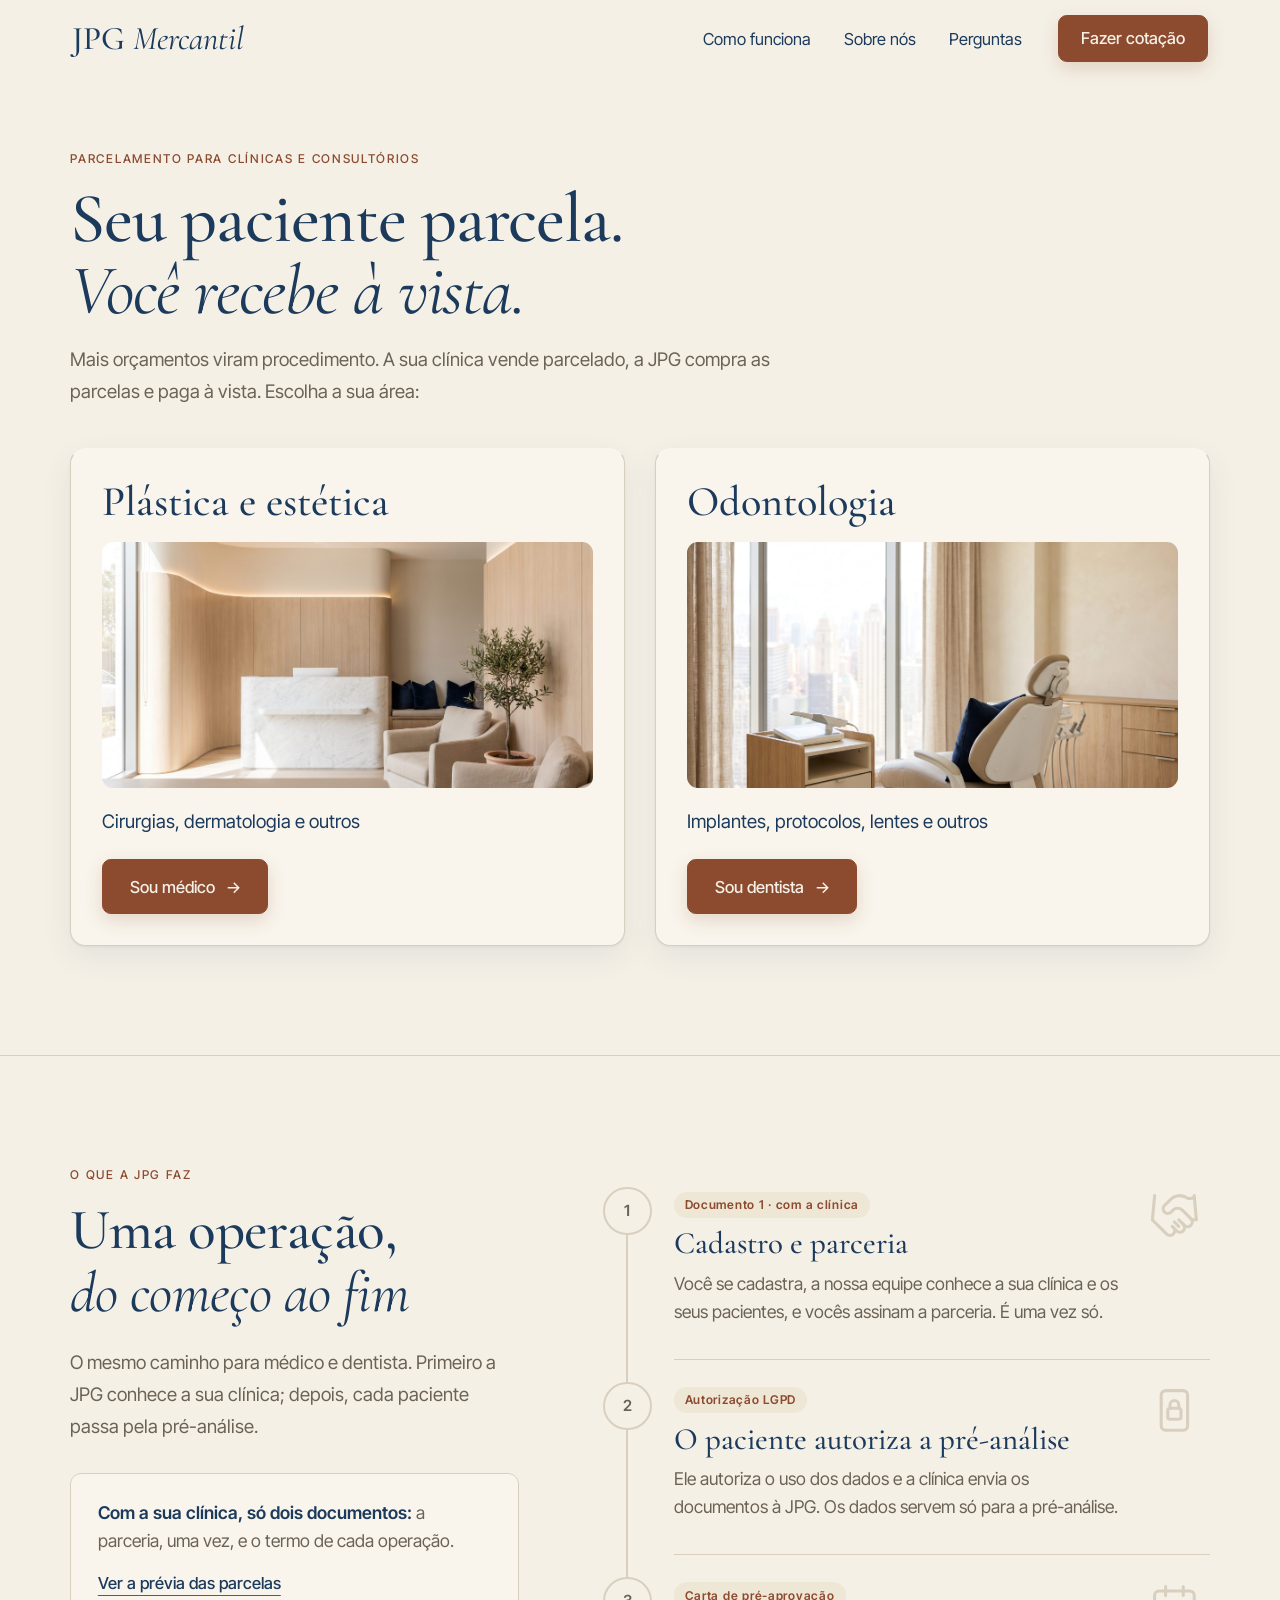
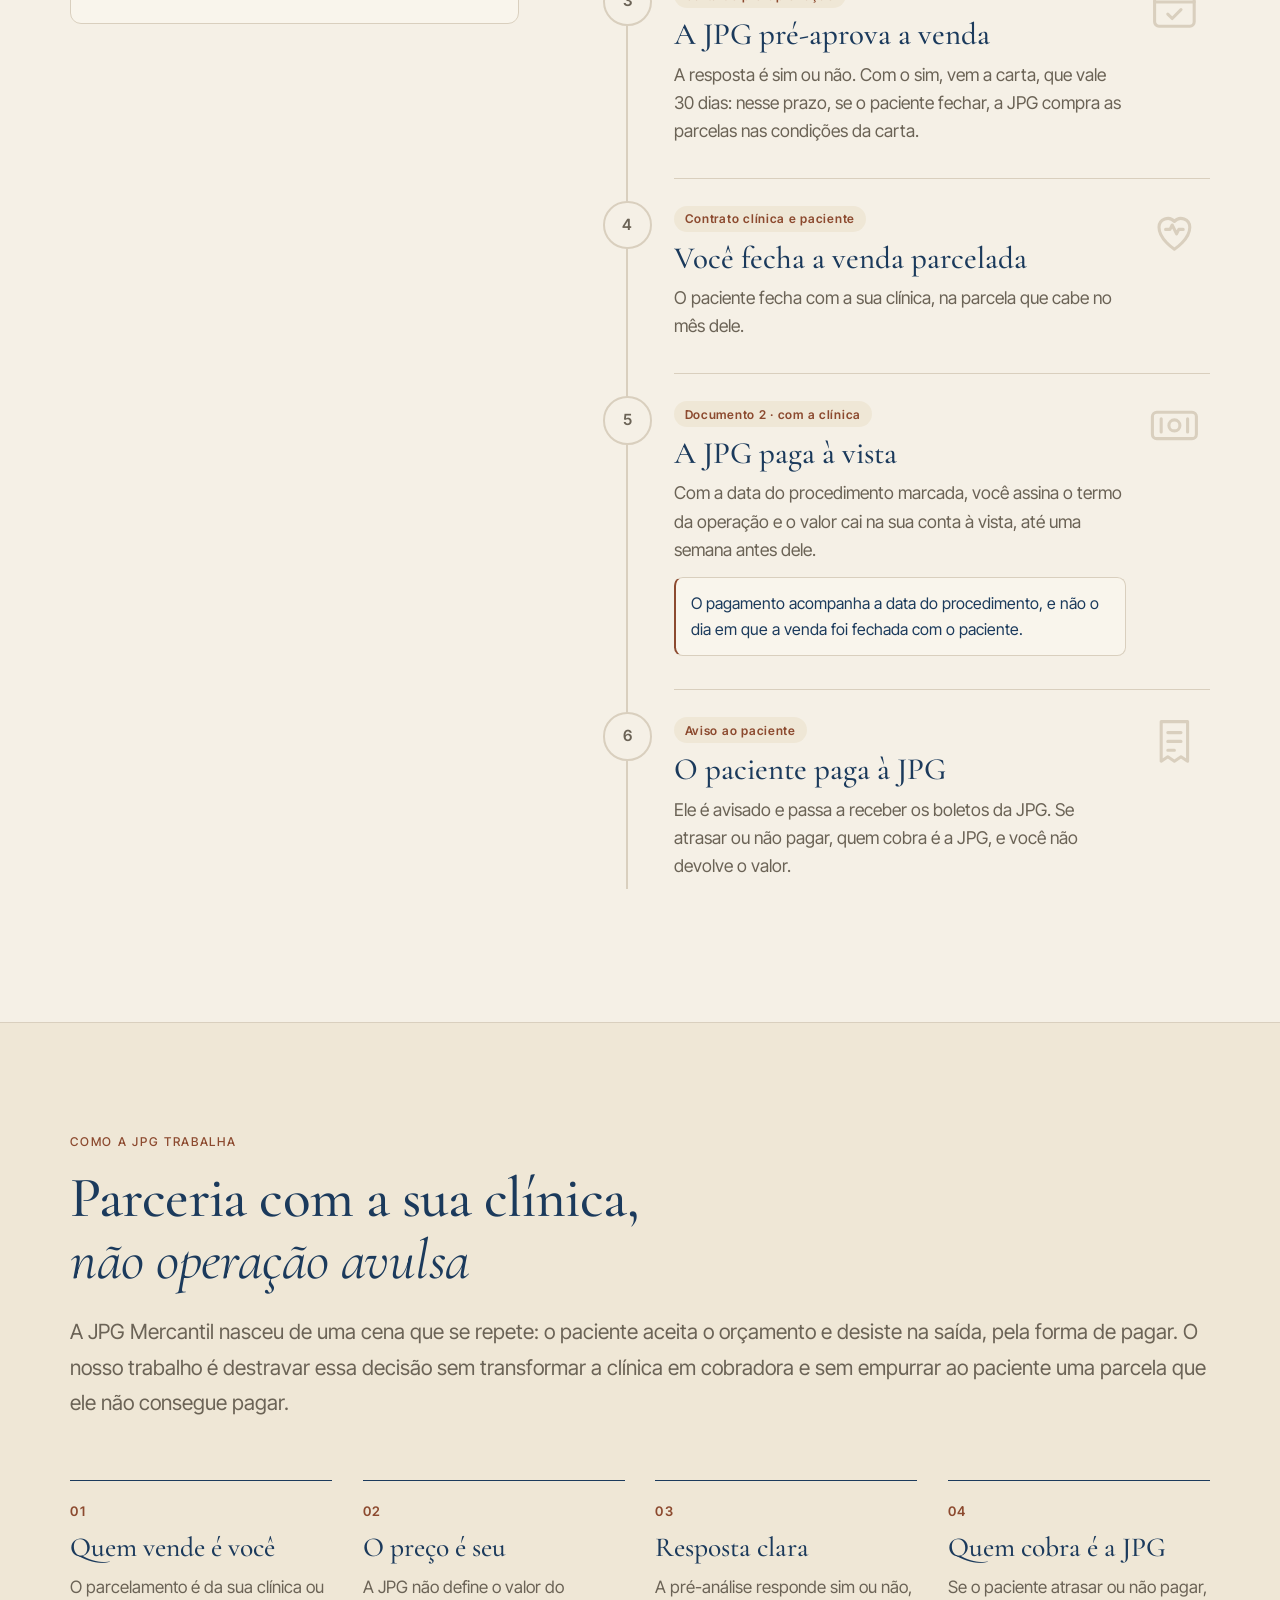
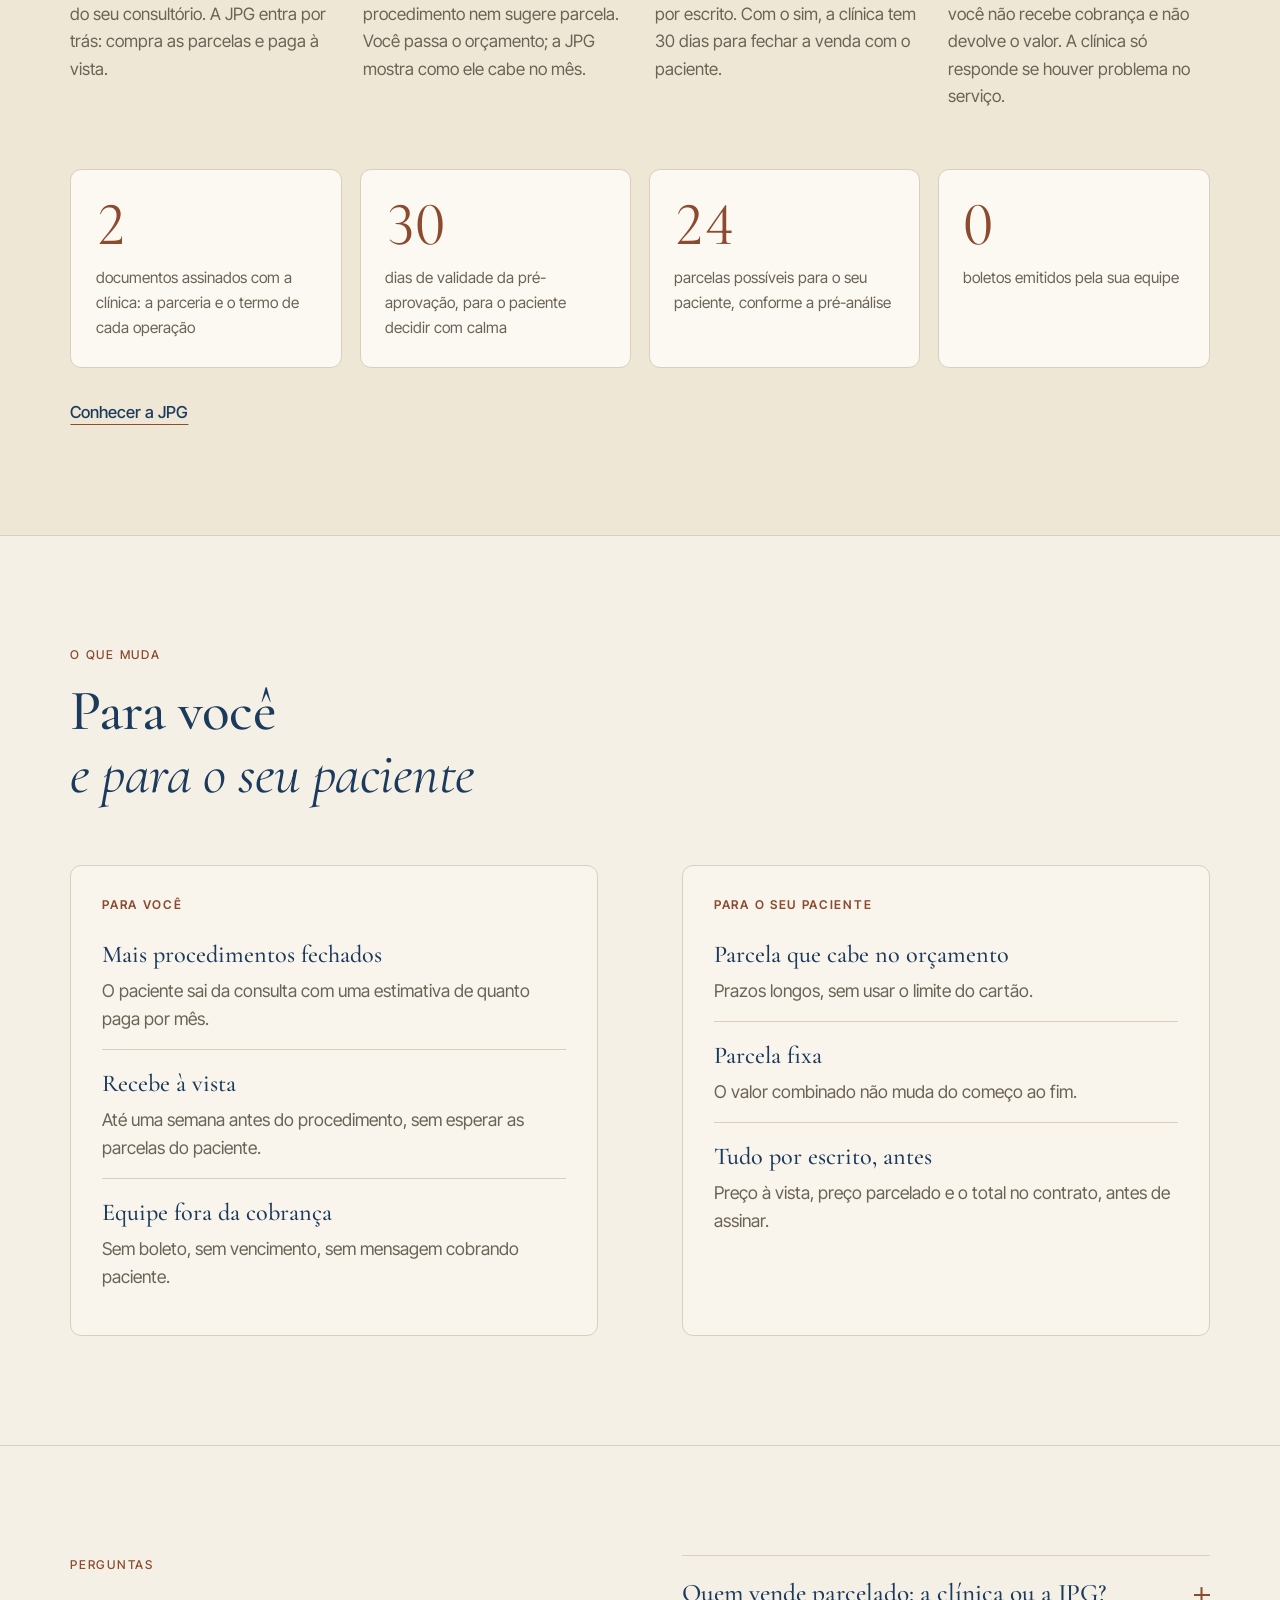
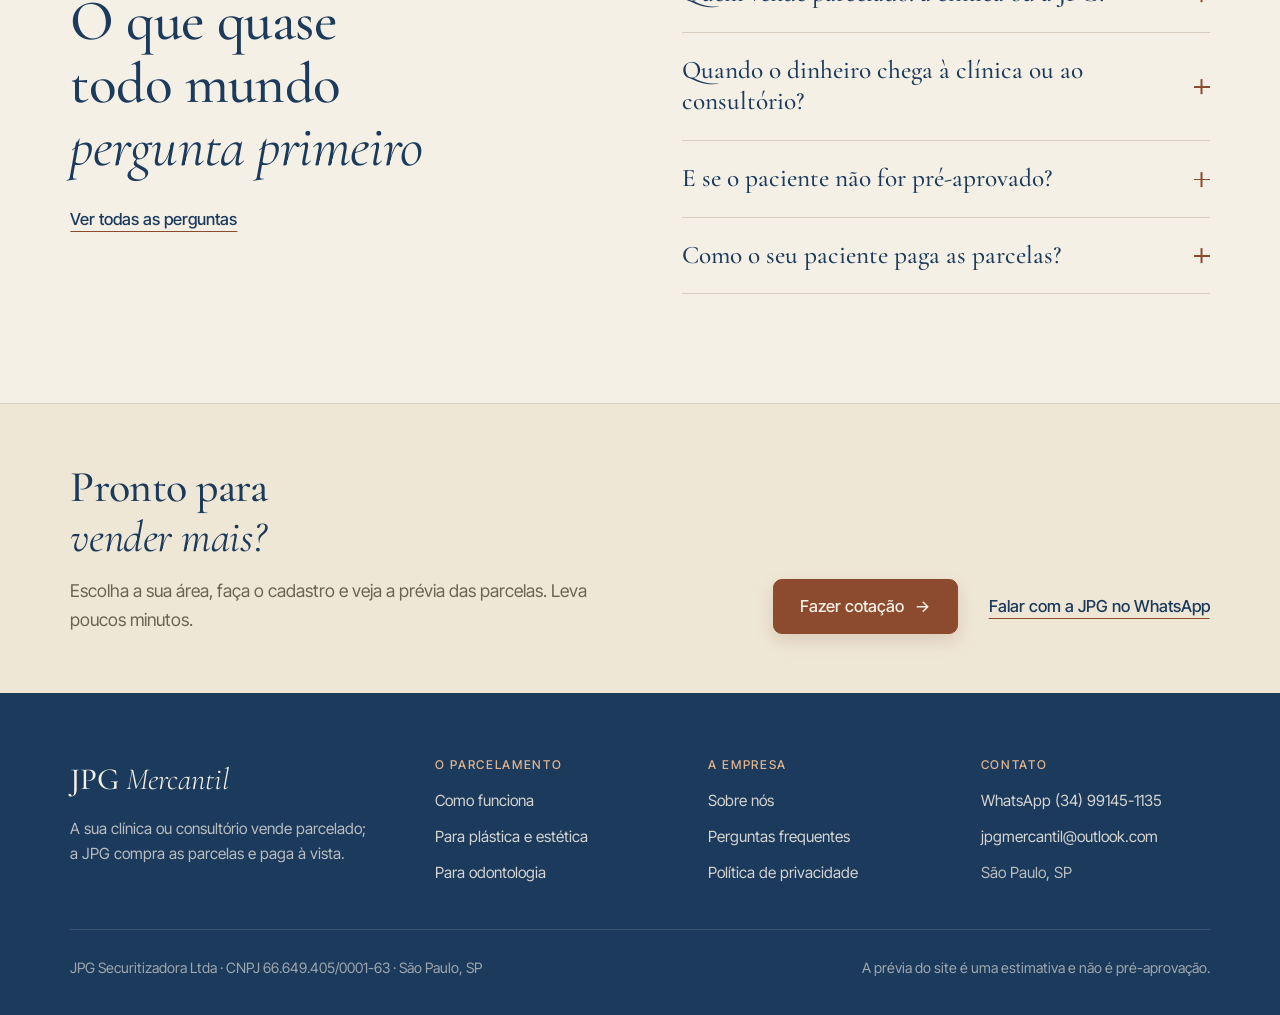
<file: index.html>
<!DOCTYPE html><html lang="pt-BR"> <head><meta name="robots" content="noindex, nofollow"><meta charset="utf-8"><meta name="viewport" content="width=device-width, initial-scale=1"><title>JPG Mercantil · Seu paciente parcela, você recebe à vista</title><meta name="description" content="A sua clínica ou consultório vende o procedimento parcelado e a JPG Mercantil compra as parcelas. Mais orçamentos fechados, e você recebe à vista."><!-- Monograma JPG do Brand Sheet (Visual/Logos/Flavicos (indigo).png). --><link rel="icon" type="image/png" href="favicon.png"><link rel="apple-touch-icon" href="apple-touch-icon.png"><link rel="preconnect" href="https://fonts.googleapis.com"><link rel="preconnect" href="https://fonts.gstatic.com" crossorigin><!-- Só os pesos usados: Cormorant 400/500/600 e 300 itálico; Inter Tight 400/500/600. --><link rel="stylesheet" href="https://fonts.googleapis.com/css2?family=Cormorant+Garamond:ital,wght@0,400;0,500;0,600;1,300&family=Inter+Tight:wght@400;500;600&display=swap"><script>document.documentElement.classList.add('js');</script><link rel="stylesheet" href="assets/dentistas.DGocWXpp.css">
<link rel="stylesheet" href="assets/dentistas.C5u8ZIue.css">
<style>.lede[data-astro-cid-huc2lya7]{margin-top:20px}
</style>
<link rel="stylesheet" href="assets/index.B6kiQm2I.css">
<style>.a-preencher[data-astro-cid-k4wv5js2]{display:block;padding:12px 14px;margin-top:10px;background:var(--marfim);border:1px dashed var(--terracota);border-radius:var(--raio);font-size:14px;line-height:1.5;color:var(--terracota-escura)}.inline[data-astro-cid-k4wv5js2]{display:inline;padding:1px 6px;margin:0}strong[data-astro-cid-k4wv5js2]{font-size:11px;font-weight:600;letter-spacing:.1em;text-transform:uppercase;margin-right:4px}
.fechamento[data-astro-cid-zotfx2v4]{background:var(--papel-2);border-top:1px solid var(--borda);padding:clamp(40px,6vh,64px) clamp(20px,5vw,64px)}.fechamento-wrap[data-astro-cid-zotfx2v4]{display:flex;flex-wrap:wrap;align-items:flex-end;justify-content:space-between;gap:28px 48px}.titulo[data-astro-cid-zotfx2v4]{font-size:clamp(28px,3.2vw,40px);line-height:1.12}p[data-astro-cid-zotfx2v4]{margin-top:14px;color:var(--slate);max-width:52ch}.fechamento-acoes[data-astro-cid-zotfx2v4]{display:flex;flex-wrap:wrap;align-items:center;gap:16px 28px}
</style></head> <body>  <header class="nav" id="nav" data-astro-cid-5blmo7yk> <div class="nav-wrap" data-astro-cid-5blmo7yk> <div class="nav-marca" data-astro-cid-5blmo7yk> <a href="index.html" class="nav-logo" aria-label="JPG Mercantil, início" data-astro-cid-5blmo7yk>JPG <em data-astro-cid-5blmo7yk>Mercantil</em></a>  </div> <nav aria-label="Principal" id="nav-menu" data-astro-cid-5blmo7yk> <ul class="nav-links" data-astro-cid-5blmo7yk> <li data-astro-cid-5blmo7yk><a href="index.html#como-funciona" data-astro-cid-5blmo7yk>Como funciona</a></li><li data-astro-cid-5blmo7yk><a href="sobre.html" data-astro-cid-5blmo7yk>Sobre nós</a></li><li data-astro-cid-5blmo7yk><a href="perguntas.html" data-astro-cid-5blmo7yk>Perguntas</a></li> </ul> </nav> <button type="button" class="btn nav-cta" data-escolher-area data-astro-cid-5blmo7yk>Fazer cotação</button> <button type="button" class="nav-botao" id="nav-botao" aria-expanded="false" aria-controls="nav-menu" data-astro-cid-5blmo7yk> <span class="sr" data-astro-cid-5blmo7yk>Abrir menu</span> <span class="traco" aria-hidden="true" data-astro-cid-5blmo7yk></span> </button> </div> </header> <!-- Antes de qualquer cotação fora da landing de um público: médico ou dentista? --> <dialog class="escolha-area" id="escolha-area" aria-labelledby="escolha-area-titulo" data-astro-cid-5blmo7yk> <div class="escolha-area-corpo" data-astro-cid-5blmo7yk> <div class="escolha-area-topo" data-astro-cid-5blmo7yk> <div data-astro-cid-5blmo7yk> <p class="escolha-area-eyebrow" data-astro-cid-5blmo7yk>Fazer uma cotação</p> <h2 class="escolha-area-titulo" id="escolha-area-titulo" data-astro-cid-5blmo7yk>Você é <em data-astro-cid-5blmo7yk>médico</em> ou <em data-astro-cid-5blmo7yk>dentista?</em></h2> </div> <button type="button" class="escolha-area-fechar" data-fechar-escolha aria-label="Fechar" data-astro-cid-5blmo7yk>&times;</button> </div> <div class="escolha-area-opcoes" data-astro-cid-5blmo7yk> <a href="simulador.html" class="escolha-area-opcao" data-astro-cid-5blmo7yk> <img src="img/v10/porta-estetica.jpg" alt="" width="640" height="427" loading="lazy" data-astro-cid-5blmo7yk> <span class="escolha-area-rotulo" data-astro-cid-5blmo7yk>Plástica e estética <span class="escolha-area-seta" aria-hidden="true" data-astro-cid-5blmo7yk>&#8594;</span></span> <span class="escolha-area-texto" data-astro-cid-5blmo7yk>Cirurgias, dermatologia e outros. Cadastro com CRM.</span> </a> <a href="simulador-dentistas.html" class="escolha-area-opcao" data-astro-cid-5blmo7yk> <img src="img/v10/porta-odonto.jpg" alt="" width="640" height="427" loading="lazy" data-astro-cid-5blmo7yk> <span class="escolha-area-rotulo" data-astro-cid-5blmo7yk>Odontologia <span class="escolha-area-seta" aria-hidden="true" data-astro-cid-5blmo7yk>&#8594;</span></span> <span class="escolha-area-texto" data-astro-cid-5blmo7yk>Implantes, protocolos, lentes e outros. Cadastro com CRO.</span> </a> </div> </div> </dialog> <script type="module">const d="jpg.publico.v1",l=document.getElementById("nav")?.dataset.publico;try{l&&localStorage.setItem(d,l);const e=l?null:localStorage.getItem(d);if(e==="medicos"||e==="dentistas"){const t=e==="medicos"?"waMedicos":"waDentistas";document.querySelectorAll("a[data-wa-medicos]").forEach(n=>{n.dataset[t]&&(n.href=n.dataset[t])})}}catch{}const o=document.getElementById("nav"),i=()=>o?.classList.toggle("rolado",window.scrollY>24);i();window.addEventListener("scroll",i,{passive:!0});const s=document.getElementById("nav-botao"),r=s?.querySelector(".sr"),c=e=>{o?.classList.toggle("aberto",e),s?.setAttribute("aria-expanded",String(e)),r&&(r.textContent=e?"Fechar menu":"Abrir menu")};s?.addEventListener("click",()=>c(!o?.classList.contains("aberto")));o?.querySelectorAll(".nav-links a").forEach(e=>e.addEventListener("click",()=>c(!1)));document.addEventListener("keydown",e=>{e.key==="Escape"&&o?.classList.contains("aberto")&&(c(!1),s?.focus())});const a=document.getElementById("escolha-area");document.addEventListener("click",e=>{!a||!e.target.closest("[data-escolher-area]")||(c(!1),a.showModal())});a?.addEventListener("click",e=>{const t=e.target;(t===a||t.closest("[data-fechar-escolha]"))&&a.close()});</script>  <main data-astro-cid-j7pv25f6> <section class="sec primeira escolha" id="escolha" data-astro-cid-j7pv25f6> <div class="wrap" data-astro-cid-j7pv25f6> <div class="escolha-topo" data-astro-cid-j7pv25f6> <p class="eyebrow reveal" data-astro-cid-j7pv25f6>Parcelamento para clínicas e consultórios</p> <h1 class="escolha-titulo reveal rd1" data-astro-cid-j7pv25f6>Seu paciente parcela. <em data-astro-cid-j7pv25f6>Você recebe à vista.</em></h1> <p class="lede reveal rd2" data-astro-cid-j7pv25f6>
Mais orçamentos viram procedimento. A sua clínica vende parcelado, a JPG compra as parcelas e paga à vista.
            Escolha a sua área:
</p> </div> <ul class="portas" data-astro-cid-j7pv25f6> <li class="reveal rd1" data-astro-cid-j7pv25f6> <a href="medicos.html" class="porta" data-astro-cid-j7pv25f6> <h2 class="porta-titulo" data-astro-cid-j7pv25f6>Plástica e estética</h2> <div class="porta-foto" data-astro-cid-j7pv25f6><img src="img/v10/porta-estetica.jpg" alt="Recepção de uma clínica de estética, com balcão de mármore e poltronas" width="1320" height="880" loading="eager" decoding="async" data-astro-cid-j7pv25f6></div> <p class="porta-texto" data-astro-cid-j7pv25f6>Cirurgias, dermatologia e outros</p> <span class="btn porta-botao" data-astro-cid-j7pv25f6>Sou médico<span class="seta" aria-hidden="true" data-astro-cid-j7pv25f6>&#8594;</span></span> </a> </li><li class="reveal rd2" data-astro-cid-j7pv25f6> <a href="dentistas.html" class="porta" data-astro-cid-j7pv25f6> <h2 class="porta-titulo" data-astro-cid-j7pv25f6>Odontologia</h2> <div class="porta-foto" data-astro-cid-j7pv25f6><img src="img/v10/porta-odonto.jpg" alt="Consultório odontológico com a cadeira e o scanner intraoral" width="1320" height="880" loading="lazy" decoding="async" data-astro-cid-j7pv25f6></div> <p class="porta-texto" data-astro-cid-j7pv25f6>Implantes, protocolos, lentes e outros</p> <span class="btn porta-botao" data-astro-cid-j7pv25f6>Sou dentista<span class="seta" aria-hidden="true" data-astro-cid-j7pv25f6>&#8594;</span></span> </a> </li> </ul> </div> </section> <section class="sec" id="como-funciona" data-astro-cid-j7pv25f6> <div class="wrap faz-grid" data-astro-cid-j7pv25f6> <div class="faz-texto" data-astro-cid-j7pv25f6> <div class="reveal" data-astro-cid-huc2lya7> <p class="eyebrow" data-astro-cid-huc2lya7>O que a JPG faz</p> <h2 class="titulo" data-astro-cid-huc2lya7="true">Uma operação,<br data-astro-cid-huc2lya7><em data-astro-cid-huc2lya7>do começo ao fim</em></h2> <p class="lede" data-astro-cid-huc2lya7>O mesmo caminho para médico e dentista. Primeiro a JPG conhece a sua clínica; depois, cada paciente passa pela pré-análise.</p> </div>  <div class="faz-resumo caixa reveal rd2" data-astro-cid-j7pv25f6> <p data-astro-cid-j7pv25f6><strong data-astro-cid-j7pv25f6>Com a sua clínica, só dois documentos:</strong> a parceria, uma vez, e o termo de cada operação.</p> <button type="button" class="link" data-escolher-area data-astro-cid-j7pv25f6>Ver a prévia das parcelas</button> </div> </div> <ol class="passos" data-passo-a-passo data-astro-cid-zyauhzzd> <span class="passos-trilho" aria-hidden="true" data-astro-cid-zyauhzzd><span class="passos-linha" data-astro-cid-zyauhzzd></span></span> <li class="passo" data-passo data-astro-cid-zyauhzzd> <span class="passo-marca" aria-hidden="true" data-astro-cid-zyauhzzd><span data-astro-cid-zyauhzzd>1</span></span> <div class="passo-corpo" data-astro-cid-zyauhzzd> <p class="passo-doc" data-astro-cid-zyauhzzd>Documento 1 · com a clínica</p> <h3 class="passo-titulo" data-astro-cid-zyauhzzd>Cadastro e parceria</h3> <p class="passo-texto" data-astro-cid-zyauhzzd>Você se cadastra, a nossa equipe conhece a sua clínica e os seus pacientes, e vocês assinam a parceria. É uma vez só.</p>  </div> <svg class="passo-icone" viewBox="0 0 24 24" aria-hidden="true" data-astro-cid-zyauhzzd><path d="m11 17 2 2a1 1 0 1 0 3-3"/><path d="m14 14 2.5 2.5a1 1 0 1 0 3-3l-3.88-3.88a3 3 0 0 0-4.24 0l-.88.88a1 1 0 1 1-3-3l2.81-2.81a5.79 5.79 0 0 1 7.06-.87l.47.28a2 2 0 0 0 1.42.25L21 4"/><path d="m21 3 1 11h-2"/><path d="M3 3 2 14l6.5 6.5a1 1 0 1 0 3-3"/><path d="M12 15l2 2"/></svg> </li><li class="passo" data-passo data-astro-cid-zyauhzzd> <span class="passo-marca" aria-hidden="true" data-astro-cid-zyauhzzd><span data-astro-cid-zyauhzzd>2</span></span> <div class="passo-corpo" data-astro-cid-zyauhzzd> <p class="passo-doc" data-astro-cid-zyauhzzd>Autorização LGPD</p> <h3 class="passo-titulo" data-astro-cid-zyauhzzd>O paciente autoriza a pré-análise</h3> <p class="passo-texto" data-astro-cid-zyauhzzd>Ele autoriza o uso dos dados e a clínica envia os documentos à JPG. Os dados servem só para a pré-análise.</p>  </div> <svg class="passo-icone" viewBox="0 0 24 24" aria-hidden="true" data-astro-cid-zyauhzzd><rect x="6" y="3" width="12" height="18" rx="2"/><rect x="9" y="11" width="6" height="5" rx="1"/><path d="M10 11V9.5a2 2 0 0 1 4 0V11"/></svg> </li><li class="passo" data-passo data-astro-cid-zyauhzzd> <span class="passo-marca" aria-hidden="true" data-astro-cid-zyauhzzd><span data-astro-cid-zyauhzzd>3</span></span> <div class="passo-corpo" data-astro-cid-zyauhzzd> <p class="passo-doc" data-astro-cid-zyauhzzd>Carta de pré-aprovação</p> <h3 class="passo-titulo" data-astro-cid-zyauhzzd>A JPG pré-aprova a venda</h3> <p class="passo-texto" data-astro-cid-zyauhzzd>A resposta é sim ou não. Com o sim, vem a carta, que vale 30 dias: nesse prazo, se o paciente fechar, a JPG compra as parcelas nas condições da carta.</p>  </div> <svg class="passo-icone" viewBox="0 0 24 24" aria-hidden="true" data-astro-cid-zyauhzzd><rect x="3" y="5" width="18" height="16" rx="2"/><path d="M3 10h18M8 3v4M16 3v4"/><path d="M9 15.5l2 2 4-4"/></svg> </li><li class="passo" data-passo data-astro-cid-zyauhzzd> <span class="passo-marca" aria-hidden="true" data-astro-cid-zyauhzzd><span data-astro-cid-zyauhzzd>4</span></span> <div class="passo-corpo" data-astro-cid-zyauhzzd> <p class="passo-doc" data-astro-cid-zyauhzzd>Contrato clínica e paciente</p> <h3 class="passo-titulo" data-astro-cid-zyauhzzd>Você fecha a venda parcelada</h3> <p class="passo-texto" data-astro-cid-zyauhzzd>O paciente fecha com a sua clínica, na parcela que cabe no mês dele.</p>  </div> <svg class="passo-icone" viewBox="0 0 24 24" aria-hidden="true" data-astro-cid-zyauhzzd><path d="M12 21s-7-4.5-7-10a4 4 0 0 1 7-2.6A4 4 0 0 1 19 11c0 5.5-7 10-7 10z"/><path d="M8 12h2l1-2 2 4 1-2h2"/></svg> </li><li class="passo" data-passo data-astro-cid-zyauhzzd> <span class="passo-marca" aria-hidden="true" data-astro-cid-zyauhzzd><span data-astro-cid-zyauhzzd>5</span></span> <div class="passo-corpo" data-astro-cid-zyauhzzd> <p class="passo-doc" data-astro-cid-zyauhzzd>Documento 2 · com a clínica</p> <h3 class="passo-titulo" data-astro-cid-zyauhzzd>A JPG paga à vista</h3> <p class="passo-texto" data-astro-cid-zyauhzzd>Com a data do procedimento marcada, você assina o termo da operação e o valor cai na sua conta à vista, até uma semana antes dele.</p> <p class="passo-extra" data-astro-cid-zyauhzzd>O pagamento acompanha a data do procedimento, e não o dia em que a venda foi fechada com o paciente.</p> </div> <svg class="passo-icone" viewBox="0 0 24 24" aria-hidden="true" data-astro-cid-zyauhzzd><rect x="2" y="6" width="20" height="12" rx="2"/><circle cx="12" cy="12" r="2.5"/><path d="M6 9v6M18 9v6"/></svg> </li><li class="passo" data-passo data-astro-cid-zyauhzzd> <span class="passo-marca" aria-hidden="true" data-astro-cid-zyauhzzd><span data-astro-cid-zyauhzzd>6</span></span> <div class="passo-corpo" data-astro-cid-zyauhzzd> <p class="passo-doc" data-astro-cid-zyauhzzd>Aviso ao paciente</p> <h3 class="passo-titulo" data-astro-cid-zyauhzzd>O paciente paga à JPG</h3> <p class="passo-texto" data-astro-cid-zyauhzzd>Ele é avisado e passa a receber os boletos da JPG. Se atrasar ou não pagar, quem cobra é a JPG, e você não devolve o valor.</p>  </div> <svg class="passo-icone" viewBox="0 0 24 24" aria-hidden="true" data-astro-cid-zyauhzzd><path d="M6 3h12v18l-3-2-3 2-3-2-3 2z"/><path d="M9 8h6M9 12h6M9 16h3"/></svg> </li> </ol> <script type="module">const i=matchMedia("(prefers-reduced-motion: reduce)").matches;for(const t of document.querySelectorAll("[data-passo-a-passo]")){let s=function(){o=!1;const e=t.getBoundingClientRect(),d=innerHeight*.6,r=i?1:Math.min(1,Math.max(0,(d-e.top)/e.height));t.style.setProperty("--progresso",r.toFixed(3));const p=e.top+r*e.height;for(const n of l){const c=n.querySelector(".passo-marca").getBoundingClientRect();n.classList.toggle("aceso",i||c.top+c.height/2<=p+4)}};var u=s;const l=[...t.querySelectorAll("[data-passo]")];let o=!1;const a=()=>{o||(o=!0,requestAnimationFrame(s))};addEventListener("scroll",a,{passive:!0}),addEventListener("resize",a),s()}</script>  </div> </section> <section class="sec jeito" id="como-trabalhamos" data-astro-cid-j7pv25f6> <div class="wrap" data-astro-cid-j7pv25f6> <div class="topo topo-largo" data-astro-cid-j7pv25f6> <div class="reveal" data-astro-cid-huc2lya7> <p class="eyebrow" data-astro-cid-huc2lya7>Como a JPG trabalha</p> <h2 class="titulo" data-astro-cid-huc2lya7="true">Parceria com a sua clínica,<br data-astro-cid-huc2lya7><em data-astro-cid-huc2lya7>não operação avulsa</em></h2> <p class="lede" data-astro-cid-huc2lya7>A JPG Mercantil nasceu de uma cena que se repete: o paciente aceita o orçamento e desiste na saída, pela forma de pagar. O nosso trabalho é destravar essa decisão sem transformar a clínica em cobradora e sem empurrar ao paciente uma parcela que ele não consegue pagar.</p> </div>  </div> <ol class="jeito-lista" data-astro-cid-j7pv25f6> <li class="reveal rd1" data-astro-cid-j7pv25f6> <h3 data-astro-cid-j7pv25f6>Quem vende é você</h3> <p data-astro-cid-j7pv25f6>O parcelamento é da sua clínica ou do seu consultório. A JPG entra por trás: compra as parcelas e paga à vista.</p> </li><li class="reveal rd2" data-astro-cid-j7pv25f6> <h3 data-astro-cid-j7pv25f6>O preço é seu</h3> <p data-astro-cid-j7pv25f6>A JPG não define o valor do procedimento nem sugere parcela. Você passa o orçamento; a JPG mostra como ele cabe no mês.</p> </li><li class="reveal rd3" data-astro-cid-j7pv25f6> <h3 data-astro-cid-j7pv25f6>Resposta clara</h3> <p data-astro-cid-j7pv25f6>A pré-análise responde sim ou não, por escrito. Com o sim, a clínica tem 30 dias para fechar a venda com o paciente.</p> </li><li class="reveal rd4" data-astro-cid-j7pv25f6> <h3 data-astro-cid-j7pv25f6>Quem cobra é a JPG</h3> <p data-astro-cid-j7pv25f6>Se o paciente atrasar ou não pagar, você não recebe cobrança e não devolve o valor. A clínica só responde se houver problema no serviço.</p> </li> </ol> <ul class="numeros" data-astro-cid-j7pv25f6> <li class="reveal rd1" data-astro-cid-j7pv25f6> <span class="numero" data-contar="2" data-astro-cid-j7pv25f6>2</span> <span class="numero-rotulo" data-astro-cid-j7pv25f6>documentos assinados com a clínica: a parceria e o termo de cada operação</span> </li><li class="reveal rd2" data-astro-cid-j7pv25f6> <span class="numero" data-contar="30" data-astro-cid-j7pv25f6>30</span> <span class="numero-rotulo" data-astro-cid-j7pv25f6>dias de validade da pré-aprovação, para o paciente decidir com calma</span> </li><li class="reveal rd3" data-astro-cid-j7pv25f6> <span class="numero" data-contar="24" data-astro-cid-j7pv25f6>24</span> <span class="numero-rotulo" data-astro-cid-j7pv25f6>parcelas possíveis para o seu paciente, conforme a pré-análise</span> </li><li class="reveal rd4" data-astro-cid-j7pv25f6> <span class="numero" data-contar="0" data-astro-cid-j7pv25f6>0</span> <span class="numero-rotulo" data-astro-cid-j7pv25f6>boletos emitidos pela sua equipe</span> </li> </ul> <p class="jeito-link reveal" data-astro-cid-j7pv25f6><a href="sobre.html" class="link" data-astro-cid-j7pv25f6>Conhecer a JPG</a></p> </div> </section> <section class="sec" data-astro-cid-j7pv25f6> <div class="wrap" data-astro-cid-j7pv25f6> <div class="topo" data-astro-cid-j7pv25f6> <div class="reveal" data-astro-cid-huc2lya7> <p class="eyebrow" data-astro-cid-huc2lya7>O que muda</p> <h2 class="titulo" data-astro-cid-huc2lya7="true">Para você<br data-astro-cid-huc2lya7><em data-astro-cid-huc2lya7>e para o seu paciente</em></h2>  </div>  </div> <div class="duas-colunas muda" data-astro-cid-j7pv25f6> <div class="muda-coluna reveal" data-astro-cid-j7pv25f6> <h3 class="muda-titulo" data-astro-cid-j7pv25f6>Para você</h3> <ul data-astro-cid-j7pv25f6> <li data-astro-cid-j7pv25f6><strong data-astro-cid-j7pv25f6>Mais procedimentos fechados</strong><span data-astro-cid-j7pv25f6>O paciente sai da consulta com uma estimativa de quanto paga por mês.</span></li><li data-astro-cid-j7pv25f6><strong data-astro-cid-j7pv25f6>Recebe à vista</strong><span data-astro-cid-j7pv25f6>Até uma semana antes do procedimento, sem esperar as parcelas do paciente.</span></li><li data-astro-cid-j7pv25f6><strong data-astro-cid-j7pv25f6>Equipe fora da cobrança</strong><span data-astro-cid-j7pv25f6>Sem boleto, sem vencimento, sem mensagem cobrando paciente.</span></li> </ul> </div><div class="muda-coluna reveal" data-astro-cid-j7pv25f6> <h3 class="muda-titulo" data-astro-cid-j7pv25f6>Para o seu paciente</h3> <ul data-astro-cid-j7pv25f6> <li data-astro-cid-j7pv25f6><strong data-astro-cid-j7pv25f6>Parcela que cabe no orçamento</strong><span data-astro-cid-j7pv25f6>Prazos longos, sem usar o limite do cartão.</span></li><li data-astro-cid-j7pv25f6><strong data-astro-cid-j7pv25f6>Parcela fixa</strong><span data-astro-cid-j7pv25f6>O valor combinado não muda do começo ao fim.</span></li><li data-astro-cid-j7pv25f6><strong data-astro-cid-j7pv25f6>Tudo por escrito, antes</strong><span data-astro-cid-j7pv25f6>Preço à vista, preço parcelado e o total no contrato, antes de assinar.</span></li> </ul> </div> </div> </div> </section> <section class="sec" data-astro-cid-j7pv25f6> <div class="wrap duas-colunas" data-astro-cid-j7pv25f6> <div data-astro-cid-j7pv25f6> <div class="reveal" data-astro-cid-huc2lya7> <p class="eyebrow" data-astro-cid-huc2lya7>Perguntas</p> <h2 class="titulo" data-astro-cid-huc2lya7="true">O que quase todo mundo<br data-astro-cid-huc2lya7><em data-astro-cid-huc2lya7>pergunta primeiro</em></h2>  </div>  <p class="perguntas-link reveal" data-astro-cid-j7pv25f6><a href="perguntas.html" class="link" data-astro-cid-j7pv25f6>Ver todas as perguntas</a></p> </div> <div class="reveal rd1" data-astro-cid-j7pv25f6> <div class="perguntas" data-astro-cid-o2oocb7z> <details class="pergunta" data-astro-cid-o2oocb7z> <summary data-astro-cid-o2oocb7z>Quem vende parcelado: a clínica ou a JPG?<span class="sinal" aria-hidden="true" data-astro-cid-o2oocb7z></span></summary> <div class="resposta" data-astro-cid-o2oocb7z> <p data-astro-cid-o2oocb7z>A clínica. O parcelamento é um contrato entre a sua clínica e o paciente. A JPG compra essas parcelas e paga a você à vista.</p>  </div> </details><details class="pergunta" data-astro-cid-o2oocb7z> <summary data-astro-cid-o2oocb7z>Quando o dinheiro chega à clínica ou ao consultório?<span class="sinal" aria-hidden="true" data-astro-cid-o2oocb7z></span></summary> <div class="resposta" data-astro-cid-o2oocb7z> <p data-astro-cid-o2oocb7z>À vista, até uma semana antes da data marcada para a cirurgia ou o procedimento. Você assina o termo da operação e a JPG paga conforme essa data.</p><p data-astro-cid-o2oocb7z>O pagamento acompanha a data da cirurgia, e não o dia em que a venda foi fechada entre a clínica e o paciente.</p>  </div> </details><details class="pergunta" data-astro-cid-o2oocb7z> <summary data-astro-cid-o2oocb7z>E se o paciente não for pré-aprovado?<span class="sinal" aria-hidden="true" data-astro-cid-o2oocb7z></span></summary> <div class="resposta" data-astro-cid-o2oocb7z> <p data-astro-cid-o2oocb7z>A resposta é não, e a clínica fica livre para vender de outra forma. Nada muda na parceria.</p>  </div> </details><details class="pergunta" data-astro-cid-o2oocb7z> <summary data-astro-cid-o2oocb7z>Como o seu paciente paga as parcelas?<span class="sinal" aria-hidden="true" data-astro-cid-o2oocb7z></span></summary> <div class="resposta" data-astro-cid-o2oocb7z> <p data-astro-cid-o2oocb7z>O paciente é avisado de que passa a pagar à JPG e recebe o primeiro boleto. Todo mês chega o boleto da JPG, no valor combinado, e ele paga direto a ela.</p><p data-astro-cid-o2oocb7z>A clínica não emite boleto, não controla vencimento e não repassa nada.</p>  </div> </details> </div>  </div> </div> </section> </main> <section class="fechamento" data-astro-cid-zotfx2v4> <div class="wrap fechamento-wrap reveal" data-astro-cid-zotfx2v4> <div data-astro-cid-zotfx2v4> <h2 class="titulo" data-astro-cid-zotfx2v4>Pronto para<br data-astro-cid-zotfx2v4><em data-astro-cid-zotfx2v4>vender mais?</em></h2> <p data-astro-cid-zotfx2v4>Escolha a sua área, faça o cadastro e veja a prévia das parcelas. Leva poucos minutos.</p> </div> <div class="fechamento-acoes" data-astro-cid-zotfx2v4> <!-- Antes da cotação, a pessoa escolhe se é médico ou dentista (janela no Navbar, V8-05). --> <button type="button" class="btn" data-escolher-area data-astro-cid-zotfx2v4>Fazer cotação<span class="seta" aria-hidden="true" data-astro-cid-zotfx2v4>&#8594;</span></button> <a href="https://wa.me/5534991451135?text=Ol%C3%A1!%20Vim%20pelo%20site%20da%20JPG%20Mercantil%20e%20quero%20entender%20como%20funciona%20o%20parcelamento%20para%20os%20meus%20pacientes." data-wa-medicos="https://wa.me/5534991451135?text=Ol%C3%A1!%20Vim%20pelo%20site%20da%20JPG%20Mercantil.%20Sou%20m%C3%A9dico%20e%20quero%20entender%20como%20funciona%20o%20parcelamento%20para%20os%20meus%20pacientes." data-wa-dentistas="https://wa.me/5534991451135?text=Ol%C3%A1!%20Vim%20pelo%20site%20da%20JPG%20Mercantil.%20Sou%20dentista%20e%20quero%20entender%20como%20funciona%20o%20parcelamento%20para%20os%20meus%20pacientes." class="link" target="_blank" rel="noopener" data-astro-cid-zotfx2v4>Falar com a JPG no WhatsApp</a> </div> </div> </section>  <footer class="rodape" data-astro-cid-wamvvw7j> <div class="wrap" data-astro-cid-wamvvw7j> <div class="rodape-grade" data-astro-cid-wamvvw7j> <div class="rodape-marca" data-astro-cid-wamvvw7j> <a href="index.html" class="rodape-logo" data-astro-cid-wamvvw7j>JPG <em data-astro-cid-wamvvw7j>Mercantil</em></a> <p data-astro-cid-wamvvw7j>A sua clínica ou consultório vende parcelado; a JPG compra as parcelas e paga à vista.</p> </div> <nav aria-label="O parcelamento" data-astro-cid-wamvvw7j> <p class="rodape-titulo" data-astro-cid-wamvvw7j>O parcelamento</p> <ul data-astro-cid-wamvvw7j><li data-astro-cid-wamvvw7j><a href="index.html#como-funciona" data-astro-cid-wamvvw7j>Como funciona</a></li><li data-astro-cid-wamvvw7j><a href="medicos.html" data-astro-cid-wamvvw7j>Para plástica e estética</a></li><li data-astro-cid-wamvvw7j><a href="dentistas.html" data-astro-cid-wamvvw7j>Para odontologia</a></li></ul> </nav> <nav aria-label="A empresa" data-astro-cid-wamvvw7j> <p class="rodape-titulo" data-astro-cid-wamvvw7j>A empresa</p> <ul data-astro-cid-wamvvw7j><li data-astro-cid-wamvvw7j><a href="sobre.html" data-astro-cid-wamvvw7j>Sobre nós</a></li><li data-astro-cid-wamvvw7j><a href="perguntas.html" data-astro-cid-wamvvw7j>Perguntas frequentes</a></li><li data-astro-cid-wamvvw7j><a href="privacidade.html" data-astro-cid-wamvvw7j>Política de privacidade</a></li></ul> </nav> <div data-astro-cid-wamvvw7j> <p class="rodape-titulo" data-astro-cid-wamvvw7j>Contato</p> <ul data-astro-cid-wamvvw7j> <li data-astro-cid-wamvvw7j><a href="https://wa.me/5534991451135?text=Ol%C3%A1!%20Vim%20pelo%20site%20da%20JPG%20Mercantil%20e%20quero%20entender%20como%20funciona%20o%20parcelamento%20para%20os%20meus%20pacientes." data-wa-medicos="https://wa.me/5534991451135?text=Ol%C3%A1!%20Vim%20pelo%20site%20da%20JPG%20Mercantil.%20Sou%20m%C3%A9dico%20e%20quero%20entender%20como%20funciona%20o%20parcelamento%20para%20os%20meus%20pacientes." data-wa-dentistas="https://wa.me/5534991451135?text=Ol%C3%A1!%20Vim%20pelo%20site%20da%20JPG%20Mercantil.%20Sou%20dentista%20e%20quero%20entender%20como%20funciona%20o%20parcelamento%20para%20os%20meus%20pacientes." class="astro-wamvvw7j" target="_blank" rel="noopener" data-astro-cid-wamvvw7j>WhatsApp (34) 99145-1135</a></li> <li data-astro-cid-wamvvw7j><a href="mailto:jpgmercantil@outlook.com" data-astro-cid-wamvvw7j>jpgmercantil@outlook.com</a></li> <li data-astro-cid-wamvvw7j>São Paulo, SP</li> </ul> </div> </div> <div class="rodape-base" data-astro-cid-wamvvw7j> <p data-astro-cid-wamvvw7j>JPG Securitizadora Ltda · CNPJ 66.649.405/0001-63 · São Paulo, SP</p> <p data-astro-cid-wamvvw7j>A prévia do site é uma estimativa e não é pré-aprovação.</p> </div> </div> </footer>   <script type="module">const r=document.querySelectorAll(".reveal");if("IntersectionObserver"in window){const e=new IntersectionObserver(n=>{for(const t of n)t.isIntersecting&&(t.target.classList.add("in"),e.unobserve(t.target))},{rootMargin:"0px 0px -8% 0px"});r.forEach(n=>e.observe(n))}else r.forEach(e=>e.classList.add("in"));</script> </body> </html> <script type="module">const u=matchMedia("(prefers-reduced-motion: reduce)").matches,c=document.querySelectorAll("[data-contar]");if(!u&&"IntersectionObserver"in window){c.forEach(e=>e.textContent="0");const n=new IntersectionObserver(e=>{for(const t of e){if(!t.isIntersecting)continue;n.unobserve(t.target);const o=t.target,a=Number(o.dataset.contar),i=performance.now(),r=m=>{const s=Math.min(1,(m-i)/900);o.textContent=String(Math.round(a*(1-(1-s)**3))),s<1&&requestAnimationFrame(r)};requestAnimationFrame(r)}},{threshold:.6});c.forEach(e=>n.observe(e))}</script>
</file>
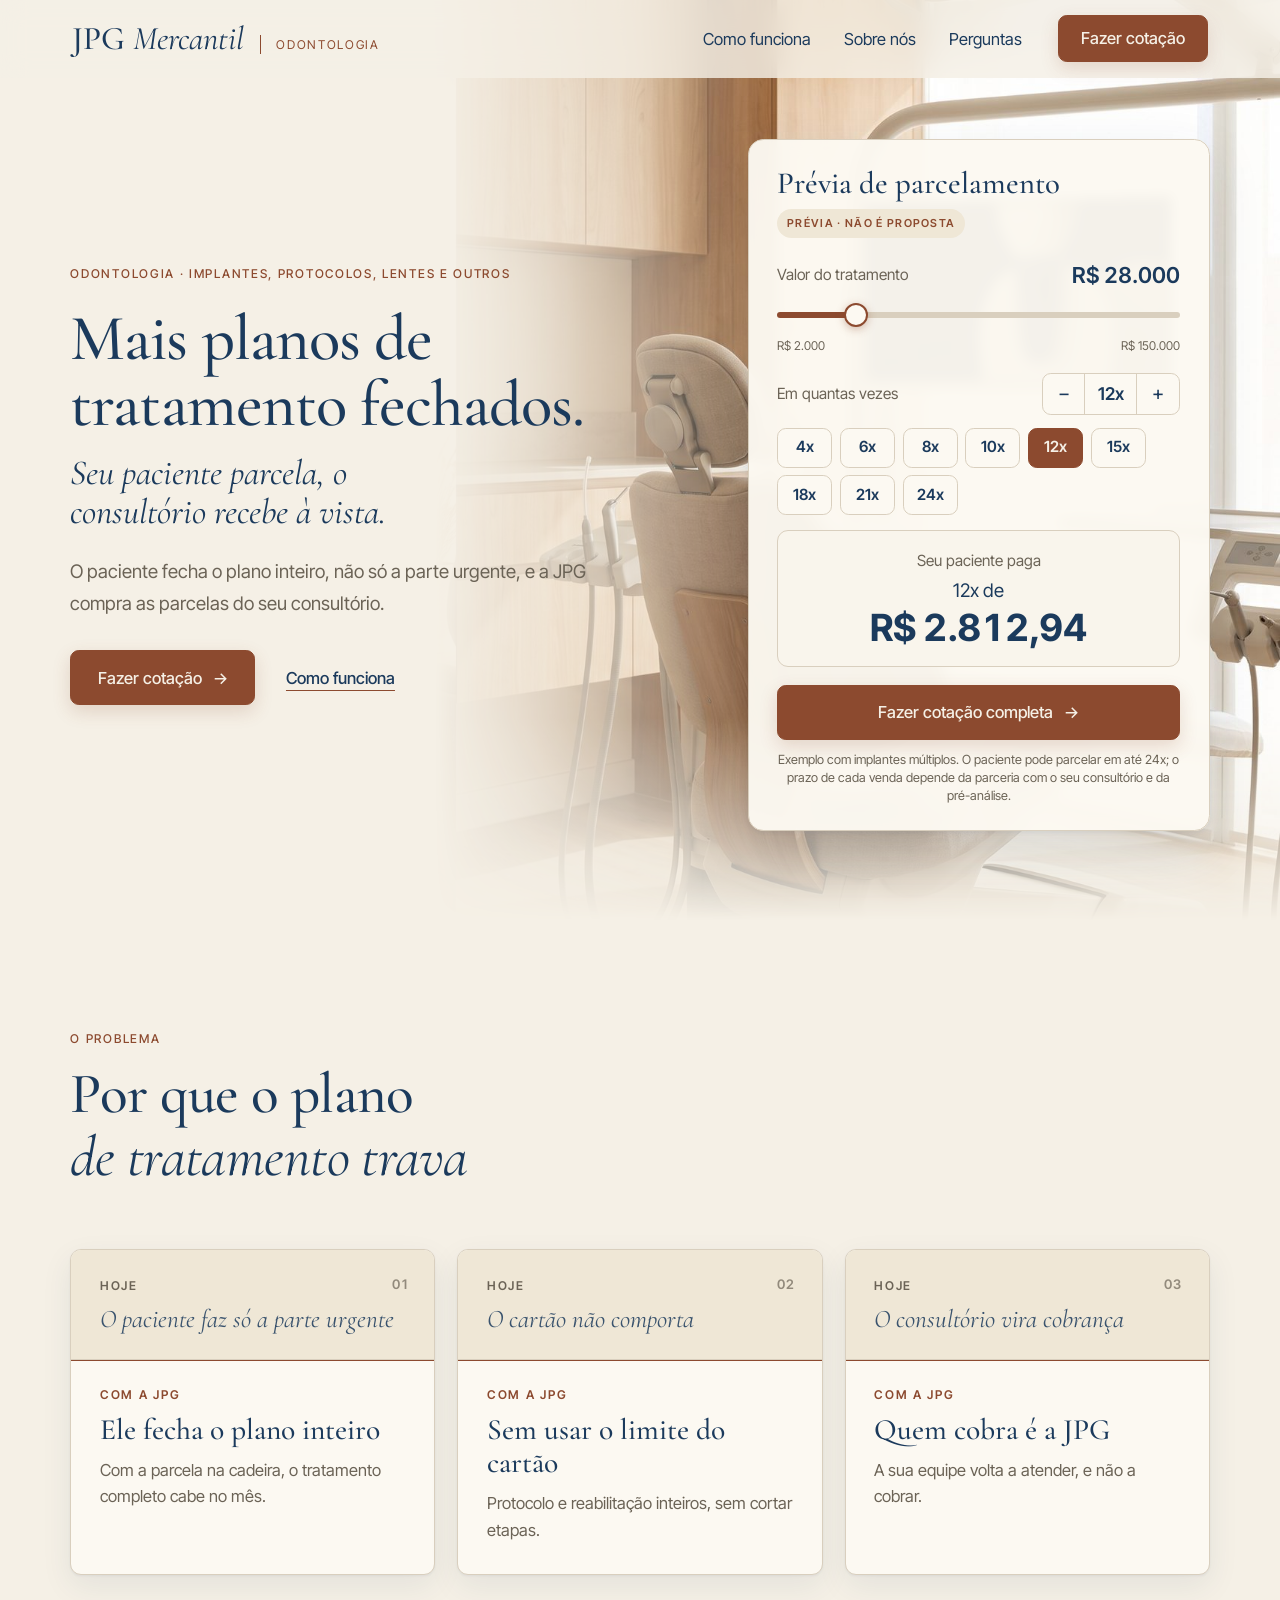
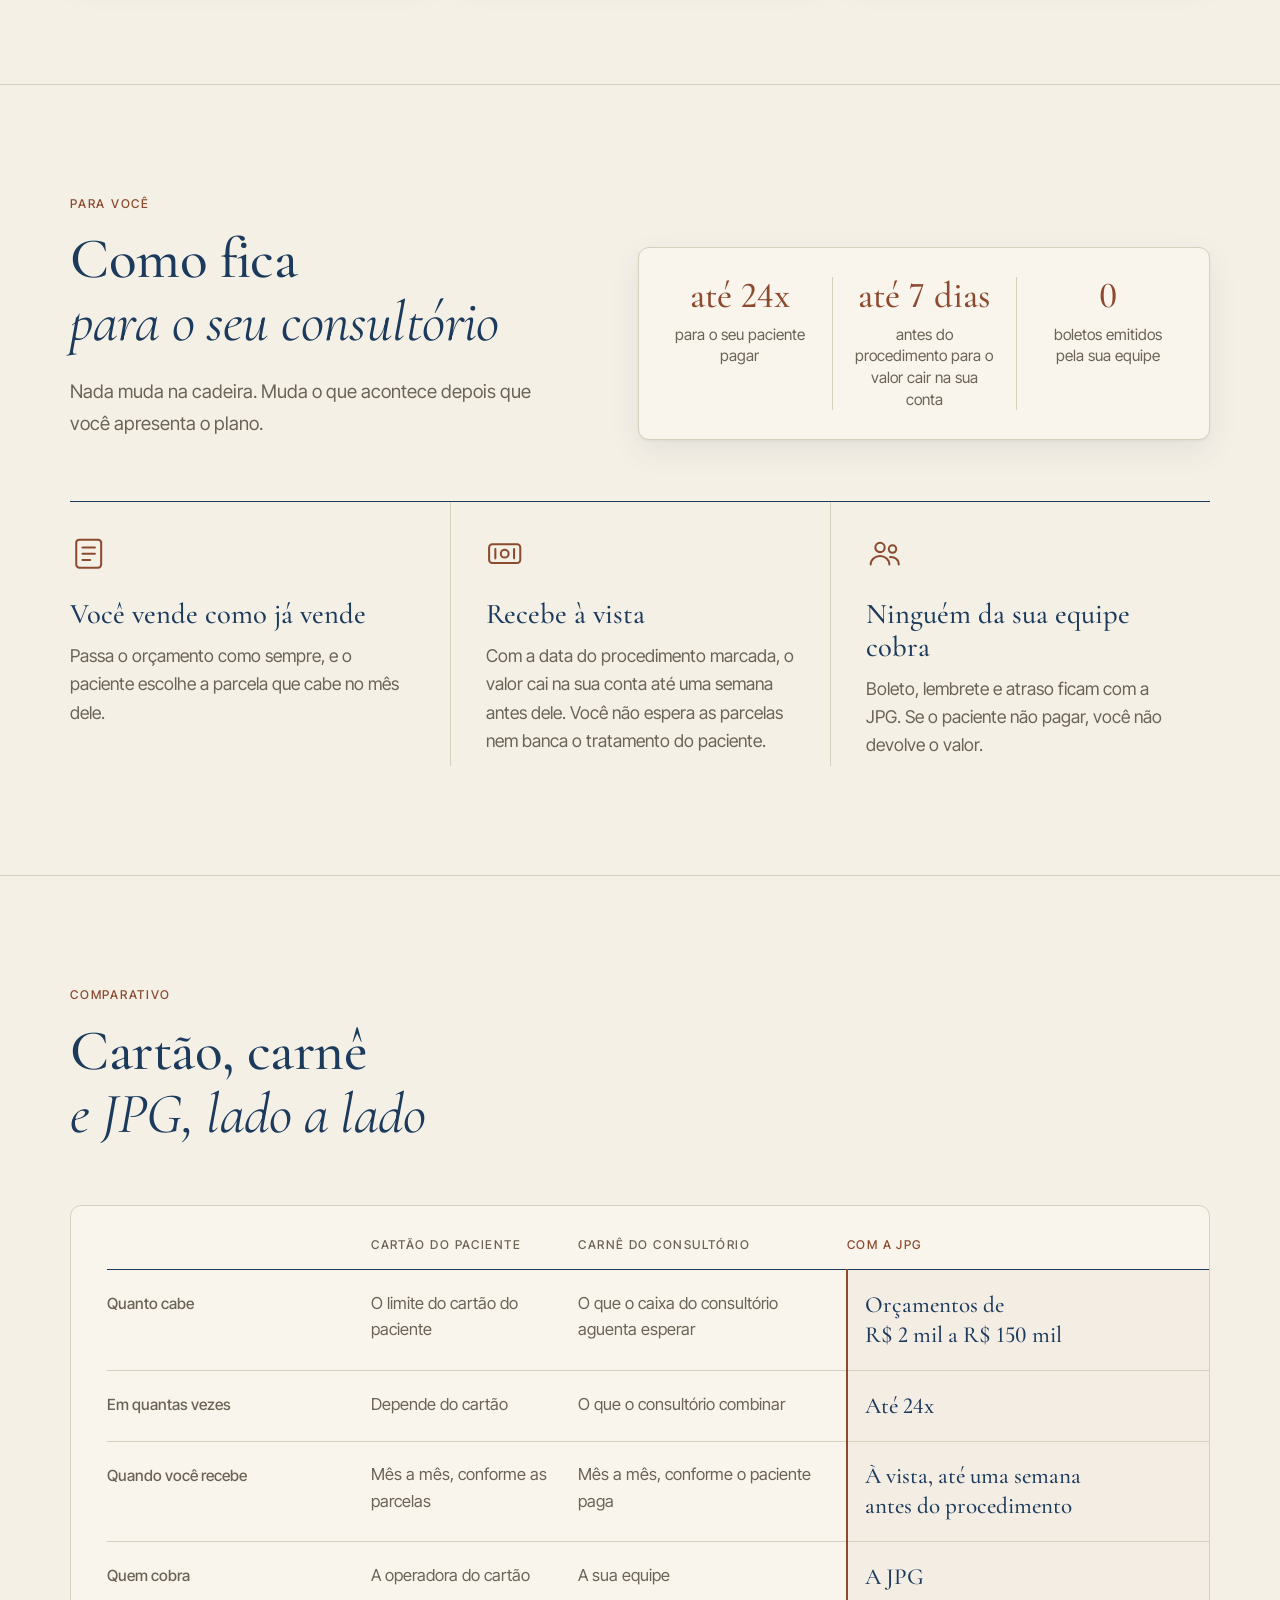
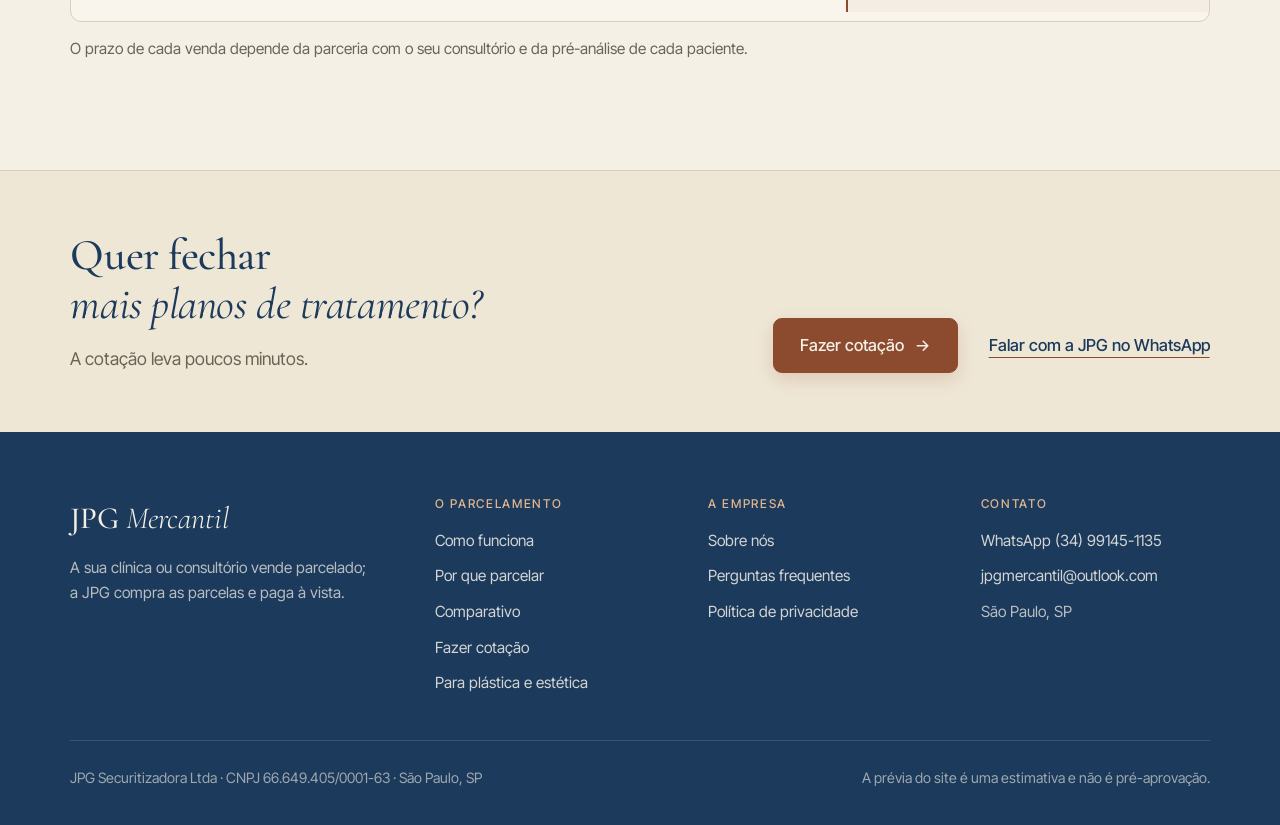
<file: dentistas.html>
<!DOCTYPE html><html lang="pt-BR"> <head><meta name="robots" content="noindex, nofollow"><meta charset="utf-8"><meta name="viewport" content="width=device-width, initial-scale=1"><title>JPG Mercantil para dentistas · Seu paciente parcela o tratamento</title><meta name="description" content="O consultório vende o plano de tratamento parcelado e a JPG compra as parcelas. Mais planos fechados, e você recebe à vista."><!-- Monograma JPG do Brand Sheet (Visual/Logos/Flavicos (indigo).png). --><link rel="icon" type="image/png" href="favicon.png"><link rel="apple-touch-icon" href="apple-touch-icon.png"><link rel="preconnect" href="https://fonts.googleapis.com"><link rel="preconnect" href="https://fonts.gstatic.com" crossorigin><!-- Só os pesos usados: Cormorant 400/500/600 e 300 itálico; Inter Tight 400/500/600. --><link rel="stylesheet" href="https://fonts.googleapis.com/css2?family=Cormorant+Garamond:ital,wght@0,400;0,500;0,600;1,300&family=Inter+Tight:wght@400;500;600&display=swap"><script>document.documentElement.classList.add('js');</script><link rel="stylesheet" href="assets/dentistas.DGocWXpp.css">
<link rel="stylesheet" href="assets/dentistas.C5u8ZIue.css">
<link rel="stylesheet" href="assets/dentistas.DsExLvgW.css">
<style>.lede[data-astro-cid-huc2lya7]{margin-top:20px}
.fechamento[data-astro-cid-zotfx2v4]{background:var(--papel-2);border-top:1px solid var(--borda);padding:clamp(40px,6vh,64px) clamp(20px,5vw,64px)}.fechamento-wrap[data-astro-cid-zotfx2v4]{display:flex;flex-wrap:wrap;align-items:flex-end;justify-content:space-between;gap:28px 48px}.titulo[data-astro-cid-zotfx2v4]{font-size:clamp(28px,3.2vw,40px);line-height:1.12}p[data-astro-cid-zotfx2v4]{margin-top:14px;color:var(--slate);max-width:52ch}.fechamento-acoes[data-astro-cid-zotfx2v4]{display:flex;flex-wrap:wrap;align-items:center;gap:16px 28px}
</style></head> <body>  <header class="nav" id="nav" data-publico="dentistas" data-astro-cid-5blmo7yk> <div class="nav-wrap" data-astro-cid-5blmo7yk> <div class="nav-marca" data-astro-cid-5blmo7yk> <a href="index.html" class="nav-logo" aria-label="JPG Mercantil, início" data-astro-cid-5blmo7yk>JPG <em data-astro-cid-5blmo7yk>Mercantil</em></a> <span class="nav-area" data-astro-cid-5blmo7yk>Odontologia</span> </div> <nav aria-label="Principal" id="nav-menu" data-astro-cid-5blmo7yk> <ul class="nav-links" data-astro-cid-5blmo7yk> <li data-astro-cid-5blmo7yk><a href="index.html#como-funciona" data-astro-cid-5blmo7yk>Como funciona</a></li><li data-astro-cid-5blmo7yk><a href="sobre.html" data-astro-cid-5blmo7yk>Sobre nós</a></li><li data-astro-cid-5blmo7yk><a href="perguntas.html" data-astro-cid-5blmo7yk>Perguntas</a></li> </ul> </nav> <a href="simulador-dentistas.html" class="btn nav-cta" data-astro-cid-5blmo7yk>Fazer cotação</a> <button type="button" class="nav-botao" id="nav-botao" aria-expanded="false" aria-controls="nav-menu" data-astro-cid-5blmo7yk> <span class="sr" data-astro-cid-5blmo7yk>Abrir menu</span> <span class="traco" aria-hidden="true" data-astro-cid-5blmo7yk></span> </button> </div> </header> <!-- Antes de qualquer cotação fora da landing de um público: médico ou dentista? --> <dialog class="escolha-area" id="escolha-area" aria-labelledby="escolha-area-titulo" data-astro-cid-5blmo7yk> <div class="escolha-area-corpo" data-astro-cid-5blmo7yk> <div class="escolha-area-topo" data-astro-cid-5blmo7yk> <div data-astro-cid-5blmo7yk> <p class="escolha-area-eyebrow" data-astro-cid-5blmo7yk>Fazer uma cotação</p> <h2 class="escolha-area-titulo" id="escolha-area-titulo" data-astro-cid-5blmo7yk>Você é <em data-astro-cid-5blmo7yk>médico</em> ou <em data-astro-cid-5blmo7yk>dentista?</em></h2> </div> <button type="button" class="escolha-area-fechar" data-fechar-escolha aria-label="Fechar" data-astro-cid-5blmo7yk>&times;</button> </div> <div class="escolha-area-opcoes" data-astro-cid-5blmo7yk> <a href="simulador.html" class="escolha-area-opcao" data-astro-cid-5blmo7yk> <img src="img/v10/porta-estetica.jpg" alt="" width="640" height="427" loading="lazy" data-astro-cid-5blmo7yk> <span class="escolha-area-rotulo" data-astro-cid-5blmo7yk>Plástica e estética <span class="escolha-area-seta" aria-hidden="true" data-astro-cid-5blmo7yk>&#8594;</span></span> <span class="escolha-area-texto" data-astro-cid-5blmo7yk>Cirurgias, dermatologia e outros. Cadastro com CRM.</span> </a> <a href="simulador-dentistas.html" class="escolha-area-opcao" data-astro-cid-5blmo7yk> <img src="img/v10/porta-odonto.jpg" alt="" width="640" height="427" loading="lazy" data-astro-cid-5blmo7yk> <span class="escolha-area-rotulo" data-astro-cid-5blmo7yk>Odontologia <span class="escolha-area-seta" aria-hidden="true" data-astro-cid-5blmo7yk>&#8594;</span></span> <span class="escolha-area-texto" data-astro-cid-5blmo7yk>Implantes, protocolos, lentes e outros. Cadastro com CRO.</span> </a> </div> </div> </dialog> <script type="module">const d="jpg.publico.v1",l=document.getElementById("nav")?.dataset.publico;try{l&&localStorage.setItem(d,l);const e=l?null:localStorage.getItem(d);if(e==="medicos"||e==="dentistas"){const t=e==="medicos"?"waMedicos":"waDentistas";document.querySelectorAll("a[data-wa-medicos]").forEach(n=>{n.dataset[t]&&(n.href=n.dataset[t])})}}catch{}const o=document.getElementById("nav"),i=()=>o?.classList.toggle("rolado",window.scrollY>24);i();window.addEventListener("scroll",i,{passive:!0});const s=document.getElementById("nav-botao"),r=s?.querySelector(".sr"),c=e=>{o?.classList.toggle("aberto",e),s?.setAttribute("aria-expanded",String(e)),r&&(r.textContent=e?"Fechar menu":"Abrir menu")};s?.addEventListener("click",()=>c(!o?.classList.contains("aberto")));o?.querySelectorAll(".nav-links a").forEach(e=>e.addEventListener("click",()=>c(!1)));document.addEventListener("keydown",e=>{e.key==="Escape"&&o?.classList.contains("aberto")&&(c(!1),s?.focus())});const a=document.getElementById("escolha-area");document.addEventListener("click",e=>{!a||!e.target.closest("[data-escolher-area]")||(c(!1),a.showModal())});a?.addEventListener("click",e=>{const t=e.target;(t===a||t.closest("[data-fechar-escolha]"))&&a.close()});</script>  <main data-astro-cid-wa6wv4kj> <section class="hero" id="inicio" data-astro-cid-bbe6dxrz> <div class="hero-foto" aria-hidden="true" data-astro-cid-bbe6dxrz> <img src="img/v10/hero-odonto.jpg" alt="" width="2200" height="1238" style="object-position: 100% center" fetchpriority="high" decoding="async" data-astro-cid-bbe6dxrz> </div> <div class="wrap hero-grid" data-astro-cid-bbe6dxrz> <div class="hero-texto" data-astro-cid-bbe6dxrz> <p class="eyebrow reveal" data-astro-cid-bbe6dxrz>Odontologia · implantes, protocolos, lentes e outros</p> <h1 class="hero-titulo reveal rd1" data-astro-cid-bbe6dxrz>Mais planos de tratamento fechados.</h1> <p class="hero-destaque reveal rd2" data-astro-cid-bbe6dxrz>Seu paciente parcela, o consultório recebe à vista.</p> <p class="lede hero-lede reveal rd3" data-astro-cid-bbe6dxrz>O paciente fecha o plano inteiro, não só a parte urgente, e a JPG compra as parcelas do seu consultório.</p> <div class="hero-acoes reveal rd4" data-astro-cid-bbe6dxrz> <a href="simulador-dentistas.html" class="btn" data-astro-cid-bbe6dxrz>Fazer cotação<span class="seta" aria-hidden="true" data-astro-cid-bbe6dxrz>&#8594;</span></a> <a href="index.html#como-funciona" class="link" data-astro-cid-bbe6dxrz>Como funciona</a> </div> </div> <div class="hero-previa reveal rd2" data-astro-cid-bbe6dxrz> <div class="previa" data-previa="dentistas"> <div class="previa-topo"> <h2 class="previa-titulo">Prévia de parcelamento</h2> <span class="previa-selo">Prévia · não é proposta</span> </div> <div class="previa-linha"> <label for="previa-valor-dentistas" class="previa-rotulo">Valor do tratamento</label> <output class="previa-valor" for="previa-valor-dentistas" data-valor>R$ 28.000</output> </div> <input id="previa-valor-dentistas" class="previa-range" type="range" min="2000" max="150000" step="500" value="28000" aria-describedby="previa-nota-dentistas"> <div class="previa-escala" aria-hidden="true"><span>R$ 2.000</span><span>R$ 150.000</span></div> <div class="previa-linha"> <span class="previa-rotulo" id="previa-vezes-dentistas">Em quantas vezes</span> <div class="previa-passo" role="group" aria-labelledby="previa-vezes-dentistas"> <button type="button" data-menos aria-label="Menos parcelas">−</button> <output data-vezes>12x</output> <button type="button" data-mais aria-label="Mais parcelas">+</button> </div> </div> <div class="previa-prazos" role="group" aria-label="Prazos"> <button type="button" class="previa-prazo" data-prazo="4" aria-pressed="false"> 4x
</button><button type="button" class="previa-prazo" data-prazo="6" aria-pressed="false"> 6x
</button><button type="button" class="previa-prazo" data-prazo="8" aria-pressed="false"> 8x
</button><button type="button" class="previa-prazo" data-prazo="10" aria-pressed="false"> 10x
</button><button type="button" class="previa-prazo" data-prazo="12" aria-pressed="false"> 12x
</button><button type="button" class="previa-prazo" data-prazo="15" aria-pressed="false"> 15x
</button><button type="button" class="previa-prazo" data-prazo="18" aria-pressed="false"> 18x
</button><button type="button" class="previa-prazo" data-prazo="21" aria-pressed="false"> 21x
</button><button type="button" class="previa-prazo" data-prazo="24" aria-pressed="false"> 24x
</button> </div> <div class="previa-resultado" aria-live="polite"> <p class="previa-paga">Seu paciente paga</p> <p class="previa-parcela"><span data-n>12x</span> de <strong data-parcela>—</strong></p> <p class="previa-analise" data-analise hidden>Neste valor, a condição é montada caso a caso pela nossa equipe.</p> </div> <a href="simulador-dentistas.html" class="btn previa-botao">Fazer cotação completa<span class="seta" aria-hidden="true">&#8594;</span></a> <p class="previa-nota" id="previa-nota-dentistas">Exemplo com implantes múltiplos. O paciente pode parcelar em até 24x; o prazo de cada venda depende da parceria com o seu consultório e da pré-análise.</p> </div> <script type="module" src="assets/Previa.astro_astro_type_script_index_0_lang.6ncj0WAW.js"></script> </div> </div> </section>  <section class="sec" id="por-que" data-astro-cid-aob3xwpa> <div class="wrap" data-astro-cid-aob3xwpa> <div class="topo" data-astro-cid-aob3xwpa> <div class="reveal" data-astro-cid-huc2lya7> <p class="eyebrow" data-astro-cid-huc2lya7>O problema</p> <h2 class="titulo" data-astro-cid-huc2lya7="true">Por que o plano<br data-astro-cid-huc2lya7><em data-astro-cid-huc2lya7>de tratamento trava</em></h2>  </div>  </div> <ol class="pares" data-astro-cid-aob3xwpa> <li class="par reveal rd1" data-astro-cid-aob3xwpa> <div class="par-hoje" data-astro-cid-aob3xwpa> <span class="par-n" data-astro-cid-aob3xwpa>01</span> <p class="par-rotulo" data-astro-cid-aob3xwpa>Hoje</p> <p class="par-problema" data-astro-cid-aob3xwpa>O paciente faz só a parte urgente</p> </div> <div class="par-jpg" data-astro-cid-aob3xwpa> <p class="par-rotulo par-rotulo-jpg" data-astro-cid-aob3xwpa>Com a JPG</p> <p class="par-solucao" data-astro-cid-aob3xwpa>Ele fecha o plano inteiro</p> <p class="par-texto" data-astro-cid-aob3xwpa>Com a parcela na cadeira, o tratamento completo cabe no mês.</p> </div> </li><li class="par reveal rd2" data-astro-cid-aob3xwpa> <div class="par-hoje" data-astro-cid-aob3xwpa> <span class="par-n" data-astro-cid-aob3xwpa>02</span> <p class="par-rotulo" data-astro-cid-aob3xwpa>Hoje</p> <p class="par-problema" data-astro-cid-aob3xwpa>O cartão não comporta</p> </div> <div class="par-jpg" data-astro-cid-aob3xwpa> <p class="par-rotulo par-rotulo-jpg" data-astro-cid-aob3xwpa>Com a JPG</p> <p class="par-solucao" data-astro-cid-aob3xwpa>Sem usar o limite do cartão</p> <p class="par-texto" data-astro-cid-aob3xwpa>Protocolo e reabilitação inteiros, sem cortar etapas.</p> </div> </li><li class="par reveal rd3" data-astro-cid-aob3xwpa> <div class="par-hoje" data-astro-cid-aob3xwpa> <span class="par-n" data-astro-cid-aob3xwpa>03</span> <p class="par-rotulo" data-astro-cid-aob3xwpa>Hoje</p> <p class="par-problema" data-astro-cid-aob3xwpa>O consultório vira cobrança</p> </div> <div class="par-jpg" data-astro-cid-aob3xwpa> <p class="par-rotulo par-rotulo-jpg" data-astro-cid-aob3xwpa>Com a JPG</p> <p class="par-solucao" data-astro-cid-aob3xwpa>Quem cobra é a JPG</p> <p class="par-texto" data-astro-cid-aob3xwpa>A sua equipe volta a atender, e não a cobrar.</p> </div> </li> </ol> </div> </section>  <section class="sec" id="como-fica" data-astro-cid-c5gawl66> <div class="wrap" data-astro-cid-c5gawl66> <div class="fica-topo" data-astro-cid-c5gawl66> <div class="reveal" data-astro-cid-huc2lya7> <p class="eyebrow" data-astro-cid-huc2lya7>Para você</p> <h2 class="titulo" data-astro-cid-huc2lya7="true">Como fica<br data-astro-cid-huc2lya7><em data-astro-cid-huc2lya7>para o seu consultório</em></h2> <p class="lede" data-astro-cid-huc2lya7>Nada muda na cadeira. Muda o que acontece depois que você apresenta o plano.</p> </div>  <dl class="fica-numeros caixa reveal rd2" data-astro-cid-c5gawl66> <div data-astro-cid-c5gawl66> <dt data-astro-cid-c5gawl66>até 24x</dt> <dd data-astro-cid-c5gawl66>para o seu paciente pagar</dd> </div><div data-astro-cid-c5gawl66> <dt data-astro-cid-c5gawl66>até 7 dias</dt> <dd data-astro-cid-c5gawl66>antes do procedimento para o valor cair na sua conta</dd> </div><div data-astro-cid-c5gawl66> <dt data-astro-cid-c5gawl66>0</dt> <dd data-astro-cid-c5gawl66>boletos emitidos pela sua equipe</dd> </div> </dl> </div> <ol class="fica-lista" data-astro-cid-c5gawl66> <li class="reveal rd1" data-astro-cid-c5gawl66> <span class="fica-marca" aria-hidden="true" data-astro-cid-c5gawl66> <svg viewBox="0 0 24 24" data-astro-cid-c5gawl66><rect x="4" y="3" width="16" height="18" rx="2"/><path d="M8 8h8M8 12h8M8 16h5"/></svg> </span> <h3 data-astro-cid-c5gawl66>Você vende como já vende</h3> <p data-astro-cid-c5gawl66>Passa o orçamento como sempre, e o paciente escolhe a parcela que cabe no mês dele.</p> </li><li class="reveal rd2" data-astro-cid-c5gawl66> <span class="fica-marca" aria-hidden="true" data-astro-cid-c5gawl66> <svg viewBox="0 0 24 24" data-astro-cid-c5gawl66><rect x="2" y="6" width="20" height="12" rx="2"/><circle cx="12" cy="12" r="2.5"/><path d="M6 9v6M18 9v6"/></svg> </span> <h3 data-astro-cid-c5gawl66>Recebe à vista</h3> <p data-astro-cid-c5gawl66>Com a data do procedimento marcada, o valor cai na sua conta até uma semana antes dele. Você não espera as parcelas nem banca o tratamento do paciente.</p> </li><li class="reveal rd3" data-astro-cid-c5gawl66> <span class="fica-marca" aria-hidden="true" data-astro-cid-c5gawl66> <svg viewBox="0 0 24 24" data-astro-cid-c5gawl66><circle cx="9" cy="8" r="3"/><circle cx="17" cy="9" r="2.4"/><path d="M3 19c0-3.3 2.7-5.5 6-5.5s6 2.2 6 5.5"/><path d="M15.5 14.2c2.9-.3 5.5 1.6 5.5 4.8"/></svg> </span> <h3 data-astro-cid-c5gawl66>Ninguém da sua equipe cobra</h3> <p data-astro-cid-c5gawl66>Boleto, lembrete e atraso ficam com a JPG. Se o paciente não pagar, você não devolve o valor.</p> </li> </ol> </div> </section>  <section class="sec" id="comparativo" data-astro-cid-sjh5edtt> <div class="wrap" data-astro-cid-sjh5edtt> <div class="topo" data-astro-cid-sjh5edtt> <div class="reveal" data-astro-cid-huc2lya7> <p class="eyebrow" data-astro-cid-huc2lya7>Comparativo</p> <h2 class="titulo" data-astro-cid-huc2lya7="true">Cartão, carnê<br data-astro-cid-huc2lya7><em data-astro-cid-huc2lya7>e JPG, lado a lado</em></h2>  </div>  </div> <div class="tabela caixa reveal rd1" data-astro-cid-sjh5edtt> <table data-astro-cid-sjh5edtt> <thead data-astro-cid-sjh5edtt> <tr data-astro-cid-sjh5edtt> <th scope="col" data-astro-cid-sjh5edtt><span class="sr" data-astro-cid-sjh5edtt>Critério</span></th> <th scope="col" data-astro-cid-sjh5edtt>Cartão do paciente</th><th scope="col" data-astro-cid-sjh5edtt>Carnê do consultório</th> <th scope="col" class="jpg" data-astro-cid-sjh5edtt>Com a JPG</th> </tr> </thead> <tbody data-astro-cid-sjh5edtt> <tr data-astro-cid-sjh5edtt> <th scope="row" data-astro-cid-sjh5edtt>Quanto cabe</th> <td data-label="Cartão do paciente" data-astro-cid-sjh5edtt>O limite do cartão do paciente</td><td data-label="Carnê do consultório" data-astro-cid-sjh5edtt>O que o caixa do consultório aguenta esperar</td><td data-label="Com a JPG" class="jpg" data-astro-cid-sjh5edtt>Orçamentos de R$ 2 mil a R$ 150 mil</td> </tr><tr data-astro-cid-sjh5edtt> <th scope="row" data-astro-cid-sjh5edtt>Em quantas vezes</th> <td data-label="Cartão do paciente" data-astro-cid-sjh5edtt>Depende do cartão</td><td data-label="Carnê do consultório" data-astro-cid-sjh5edtt>O que o consultório combinar</td><td data-label="Com a JPG" class="jpg" data-astro-cid-sjh5edtt>Até 24x</td> </tr><tr data-astro-cid-sjh5edtt> <th scope="row" data-astro-cid-sjh5edtt>Quando você recebe</th> <td data-label="Cartão do paciente" data-astro-cid-sjh5edtt>Mês a mês, conforme as parcelas</td><td data-label="Carnê do consultório" data-astro-cid-sjh5edtt>Mês a mês, conforme o paciente paga</td><td data-label="Com a JPG" class="jpg" data-astro-cid-sjh5edtt>À vista, até uma semana antes do procedimento</td> </tr><tr data-astro-cid-sjh5edtt> <th scope="row" data-astro-cid-sjh5edtt>Quem cobra</th> <td data-label="Cartão do paciente" data-astro-cid-sjh5edtt>A operadora do cartão</td><td data-label="Carnê do consultório" data-astro-cid-sjh5edtt>A sua equipe</td><td data-label="Com a JPG" class="jpg" data-astro-cid-sjh5edtt>A JPG</td> </tr> </tbody> </table> </div> <p class="tabela-nota reveal rd2" data-astro-cid-sjh5edtt>O prazo de cada venda depende da parceria com o seu consultório e da pré-análise de cada paciente.</p> </div> </section>  </main> <section class="fechamento" data-astro-cid-zotfx2v4> <div class="wrap fechamento-wrap reveal" data-astro-cid-zotfx2v4> <div data-astro-cid-zotfx2v4> <h2 class="titulo" data-astro-cid-zotfx2v4>Quer fechar<br data-astro-cid-zotfx2v4><em data-astro-cid-zotfx2v4>mais planos de tratamento?</em></h2> <p data-astro-cid-zotfx2v4>A cotação leva poucos minutos.</p> </div> <div class="fechamento-acoes" data-astro-cid-zotfx2v4> <!-- Antes da cotação, a pessoa escolhe se é médico ou dentista (janela no Navbar, V8-05). --> <a href="simulador-dentistas.html" class="btn" data-astro-cid-zotfx2v4>Fazer cotação<span class="seta" aria-hidden="true" data-astro-cid-zotfx2v4>&#8594;</span></a> <a href="https://wa.me/5534991451135?text=Ol%C3%A1!%20Vim%20pelo%20site%20da%20JPG%20Mercantil%20e%20quero%20entender%20como%20funciona%20o%20parcelamento%20para%20os%20meus%20pacientes." data-wa-medicos="https://wa.me/5534991451135?text=Ol%C3%A1!%20Vim%20pelo%20site%20da%20JPG%20Mercantil.%20Sou%20m%C3%A9dico%20e%20quero%20entender%20como%20funciona%20o%20parcelamento%20para%20os%20meus%20pacientes." data-wa-dentistas="https://wa.me/5534991451135?text=Ol%C3%A1!%20Vim%20pelo%20site%20da%20JPG%20Mercantil.%20Sou%20dentista%20e%20quero%20entender%20como%20funciona%20o%20parcelamento%20para%20os%20meus%20pacientes." class="link" target="_blank" rel="noopener" data-astro-cid-zotfx2v4>Falar com a JPG no WhatsApp</a> </div> </div> </section>  <footer class="rodape" data-astro-cid-wamvvw7j> <div class="wrap" data-astro-cid-wamvvw7j> <div class="rodape-grade" data-astro-cid-wamvvw7j> <div class="rodape-marca" data-astro-cid-wamvvw7j> <a href="index.html" class="rodape-logo" data-astro-cid-wamvvw7j>JPG <em data-astro-cid-wamvvw7j>Mercantil</em></a> <p data-astro-cid-wamvvw7j>A sua clínica ou consultório vende parcelado; a JPG compra as parcelas e paga à vista.</p> </div> <nav aria-label="O parcelamento" data-astro-cid-wamvvw7j> <p class="rodape-titulo" data-astro-cid-wamvvw7j>O parcelamento</p> <ul data-astro-cid-wamvvw7j><li data-astro-cid-wamvvw7j><a href="index.html#como-funciona" data-astro-cid-wamvvw7j>Como funciona</a></li><li data-astro-cid-wamvvw7j><a href="dentistas.html#por-que" data-astro-cid-wamvvw7j>Por que parcelar</a></li><li data-astro-cid-wamvvw7j><a href="dentistas.html#comparativo" data-astro-cid-wamvvw7j>Comparativo</a></li><li data-astro-cid-wamvvw7j><a href="simulador-dentistas.html" data-astro-cid-wamvvw7j>Fazer cotação</a></li><li data-astro-cid-wamvvw7j><a href="medicos.html" data-astro-cid-wamvvw7j>Para plástica e estética</a></li></ul> </nav> <nav aria-label="A empresa" data-astro-cid-wamvvw7j> <p class="rodape-titulo" data-astro-cid-wamvvw7j>A empresa</p> <ul data-astro-cid-wamvvw7j><li data-astro-cid-wamvvw7j><a href="sobre.html" data-astro-cid-wamvvw7j>Sobre nós</a></li><li data-astro-cid-wamvvw7j><a href="perguntas.html" data-astro-cid-wamvvw7j>Perguntas frequentes</a></li><li data-astro-cid-wamvvw7j><a href="privacidade.html" data-astro-cid-wamvvw7j>Política de privacidade</a></li></ul> </nav> <div data-astro-cid-wamvvw7j> <p class="rodape-titulo" data-astro-cid-wamvvw7j>Contato</p> <ul data-astro-cid-wamvvw7j> <li data-astro-cid-wamvvw7j><a href="https://wa.me/5534991451135?text=Ol%C3%A1!%20Vim%20pelo%20site%20da%20JPG%20Mercantil.%20Sou%20dentista%20e%20quero%20entender%20como%20funciona%20o%20parcelamento%20para%20os%20meus%20pacientes." class="astro-wamvvw7j" target="_blank" rel="noopener" data-astro-cid-wamvvw7j>WhatsApp (34) 99145-1135</a></li> <li data-astro-cid-wamvvw7j><a href="mailto:jpgmercantil@outlook.com" data-astro-cid-wamvvw7j>jpgmercantil@outlook.com</a></li> <li data-astro-cid-wamvvw7j>São Paulo, SP</li> </ul> </div> </div> <div class="rodape-base" data-astro-cid-wamvvw7j> <p data-astro-cid-wamvvw7j>JPG Securitizadora Ltda · CNPJ 66.649.405/0001-63 · São Paulo, SP</p> <p data-astro-cid-wamvvw7j>A prévia do site é uma estimativa e não é pré-aprovação.</p> </div> </div> </footer>   <a href="simulador-dentistas.html" class="btn cta-flutuante" id="cta-flutuante" data-astro-cid-wa6wv4kj>Fazer cotação<span class="seta" aria-hidden="true" data-astro-cid-wa6wv4kj>&#8594;</span></a>  <script type="module">const r=document.querySelectorAll(".reveal");if("IntersectionObserver"in window){const e=new IntersectionObserver(n=>{for(const t of n)t.isIntersecting&&(t.target.classList.add("in"),e.unobserve(t.target))},{rootMargin:"0px 0px -8% 0px"});r.forEach(n=>e.observe(n))}else r.forEach(e=>e.classList.add("in"));</script> </body> </html> <script type="module">const e=document.querySelector(".previa"),t=document.getElementById("cta-flutuante");e&&t&&"IntersectionObserver"in window&&new IntersectionObserver(([n])=>t.classList.toggle("escondido",n.isIntersecting)).observe(e);</script>
</file>
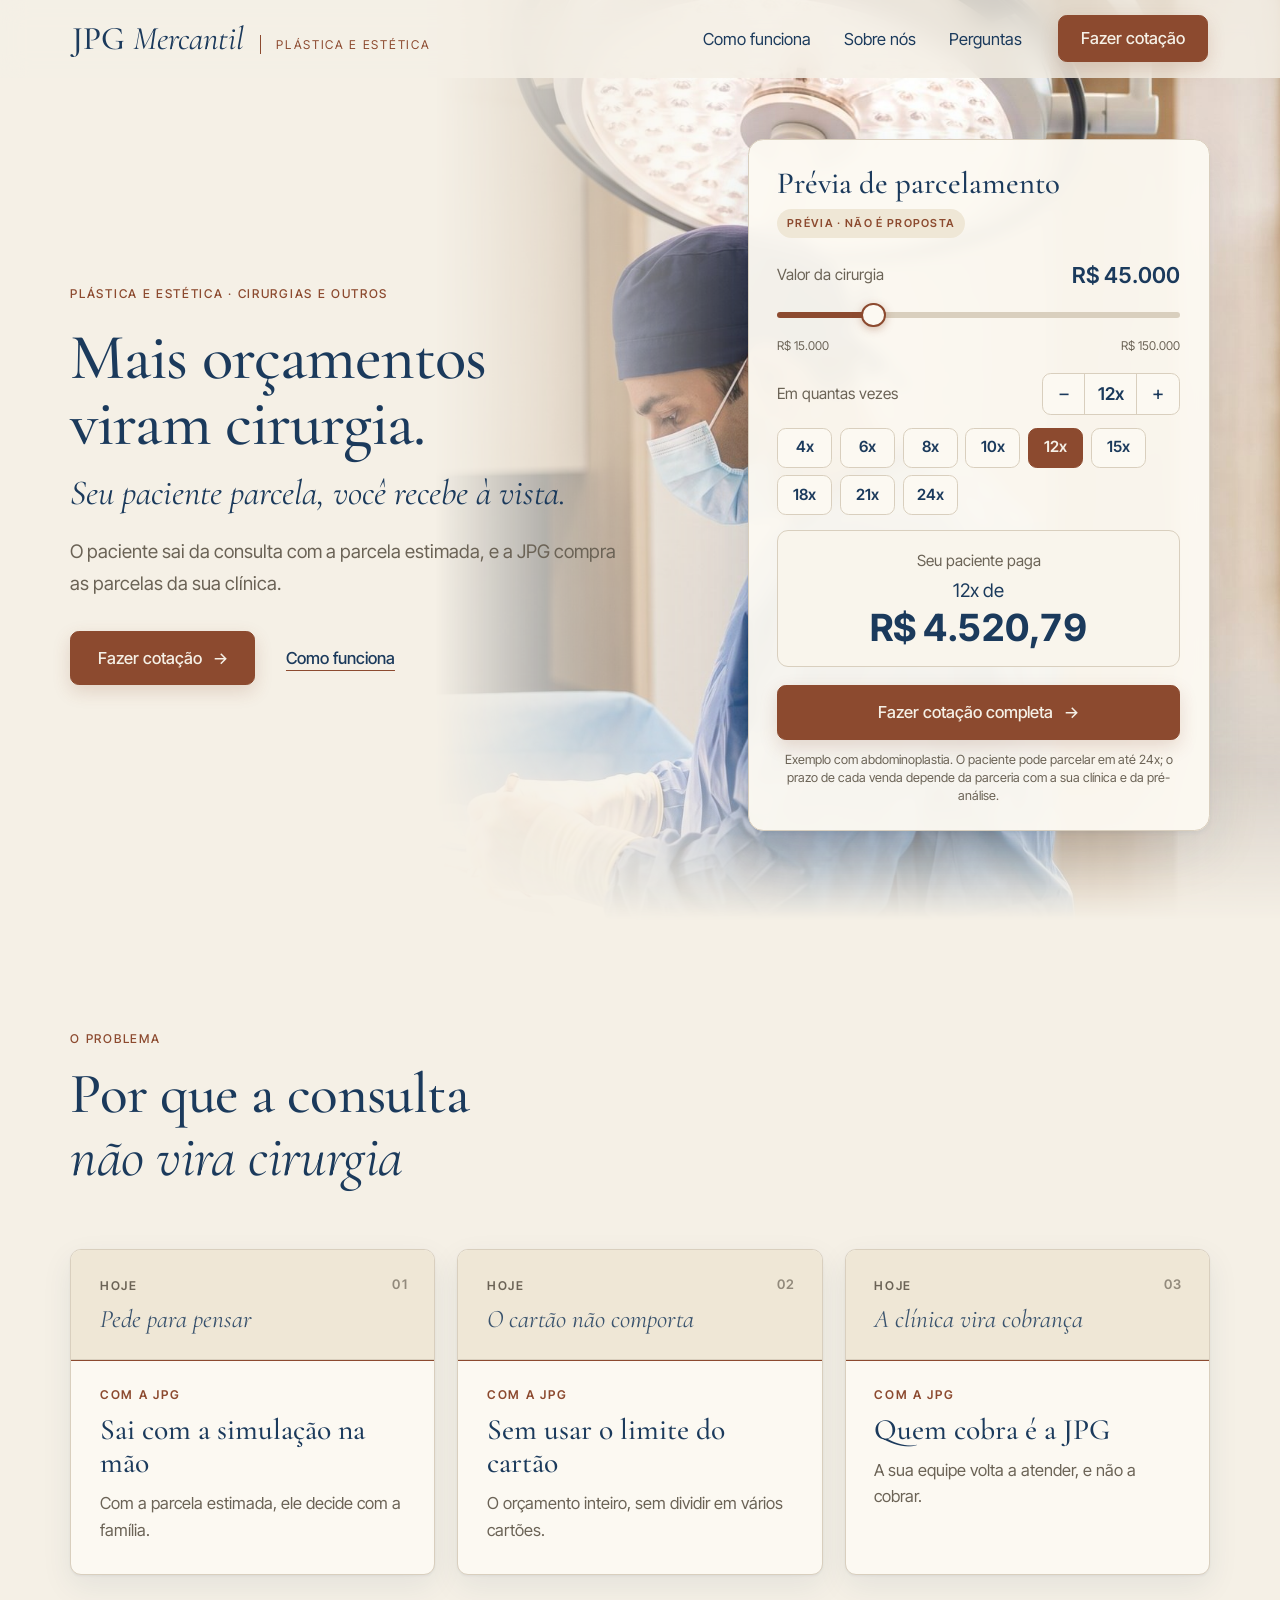
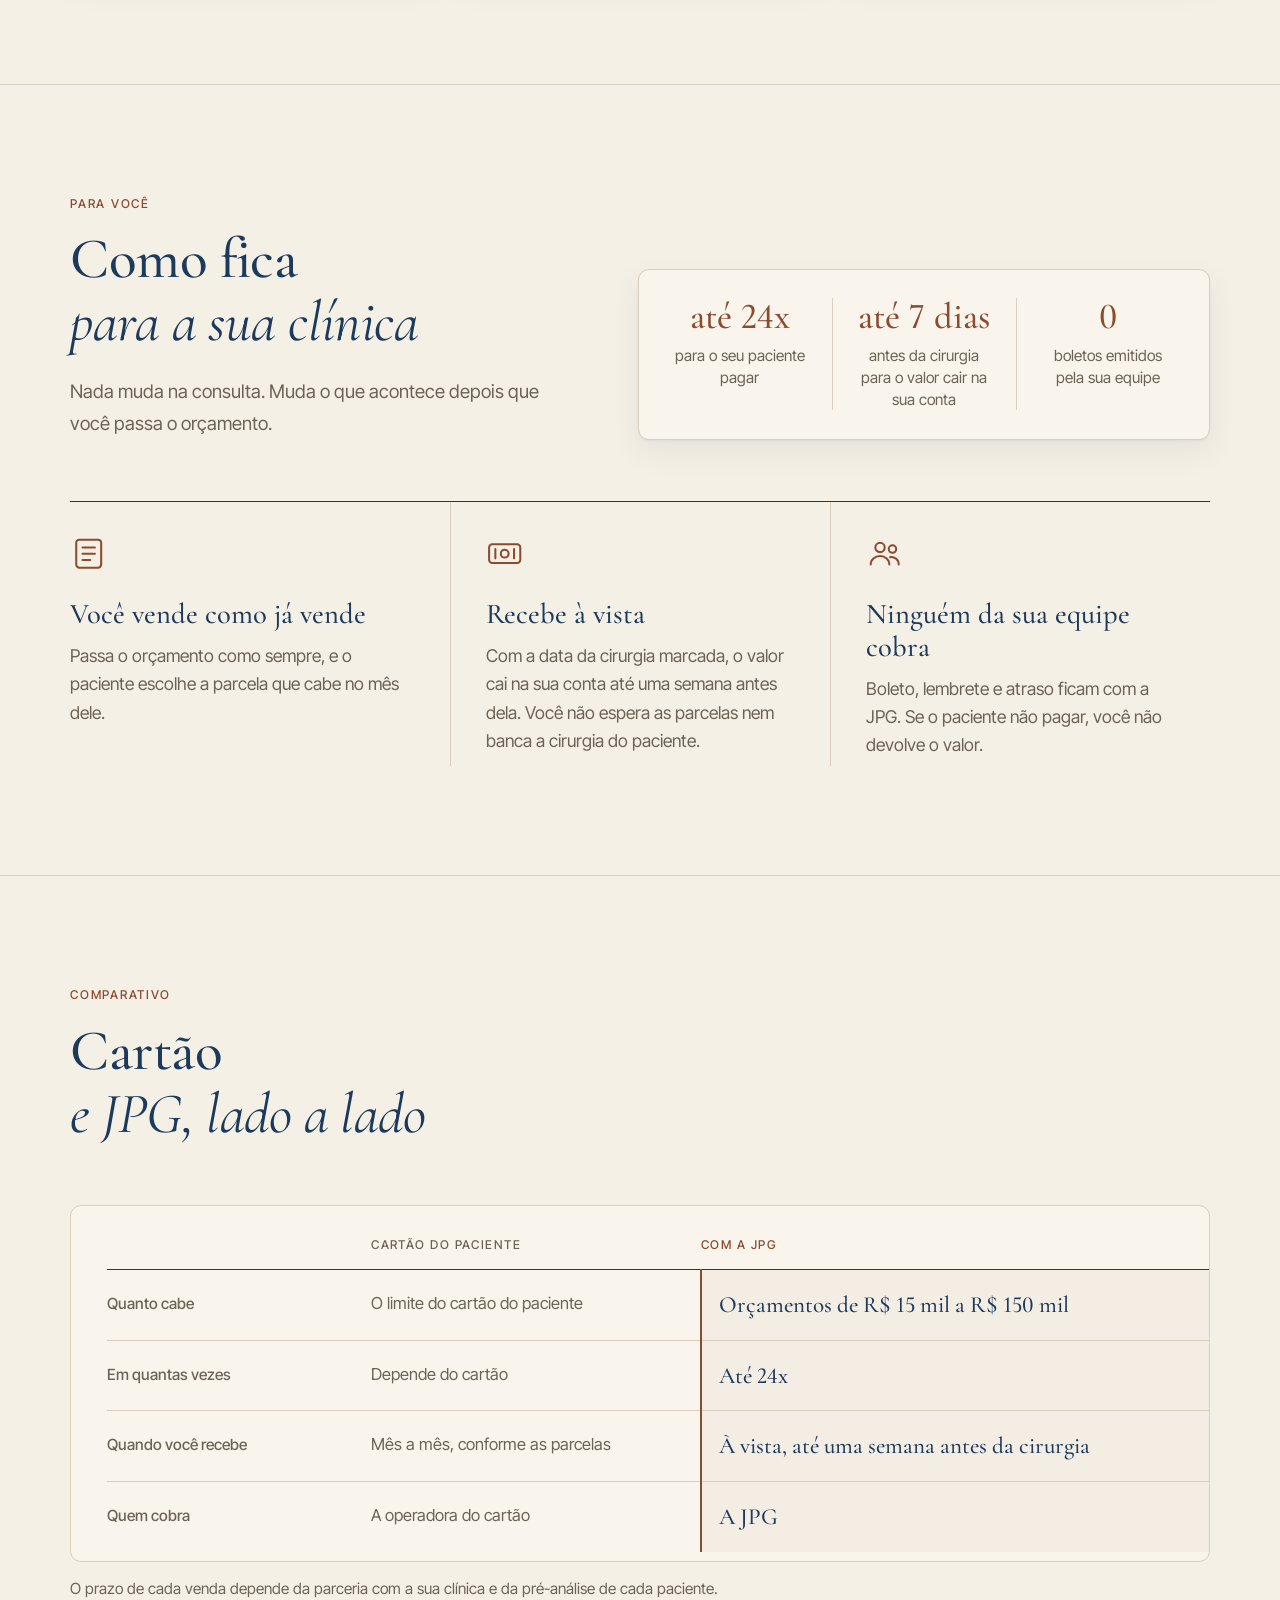
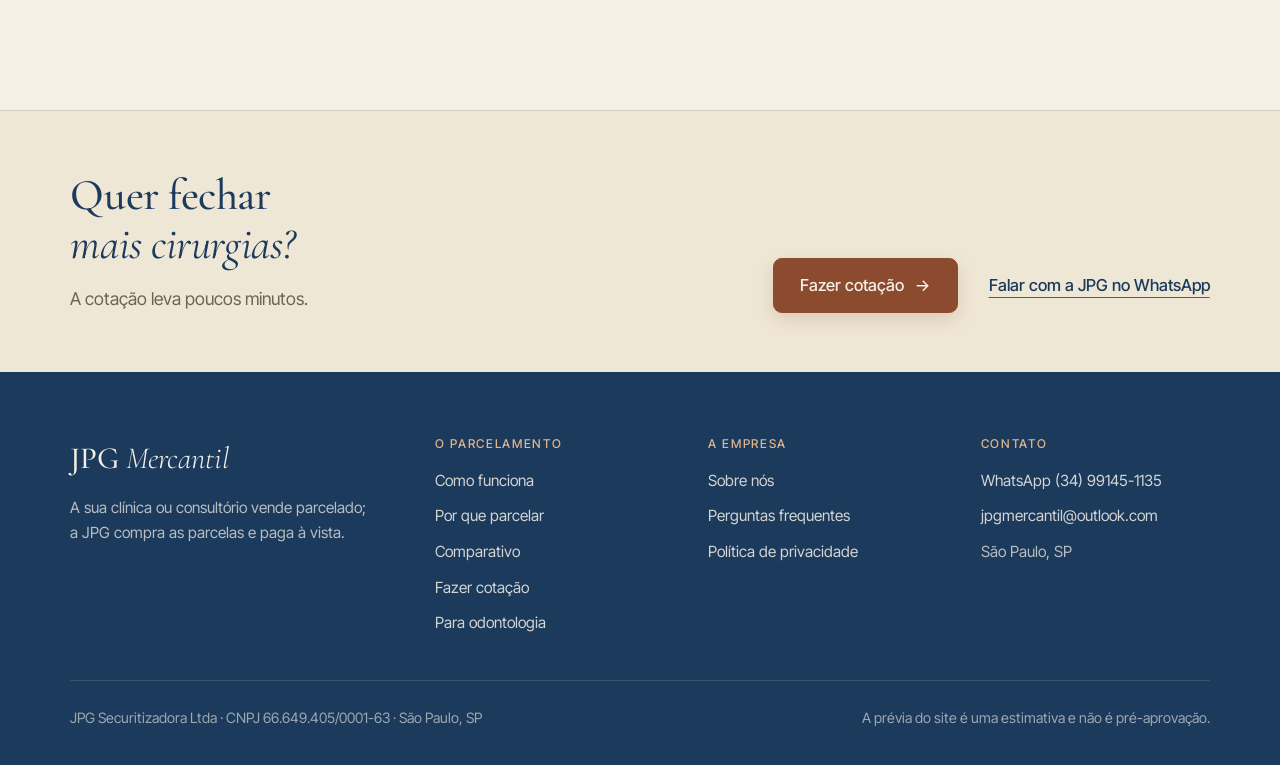
<file: medicos.html>
<!DOCTYPE html><html lang="pt-BR"> <head><meta name="robots" content="noindex, nofollow"><meta charset="utf-8"><meta name="viewport" content="width=device-width, initial-scale=1"><title>JPG Mercantil para plástica e estética · Mais orçamentos viram cirurgia</title><meta name="description" content="A sua clínica vende a cirurgia parcelada e a JPG compra as parcelas. Mais orçamentos viram cirurgia, e você recebe à vista."><!-- Monograma JPG do Brand Sheet (Visual/Logos/Flavicos (indigo).png). --><link rel="icon" type="image/png" href="favicon.png"><link rel="apple-touch-icon" href="apple-touch-icon.png"><link rel="preconnect" href="https://fonts.googleapis.com"><link rel="preconnect" href="https://fonts.gstatic.com" crossorigin><!-- Só os pesos usados: Cormorant 400/500/600 e 300 itálico; Inter Tight 400/500/600. --><link rel="stylesheet" href="https://fonts.googleapis.com/css2?family=Cormorant+Garamond:ital,wght@0,400;0,500;0,600;1,300&family=Inter+Tight:wght@400;500;600&display=swap"><script>document.documentElement.classList.add('js');</script><link rel="stylesheet" href="assets/dentistas.DGocWXpp.css">
<link rel="stylesheet" href="assets/dentistas.C5u8ZIue.css">
<link rel="stylesheet" href="assets/dentistas.DsExLvgW.css">
<style>.lede[data-astro-cid-huc2lya7]{margin-top:20px}
.fechamento[data-astro-cid-zotfx2v4]{background:var(--papel-2);border-top:1px solid var(--borda);padding:clamp(40px,6vh,64px) clamp(20px,5vw,64px)}.fechamento-wrap[data-astro-cid-zotfx2v4]{display:flex;flex-wrap:wrap;align-items:flex-end;justify-content:space-between;gap:28px 48px}.titulo[data-astro-cid-zotfx2v4]{font-size:clamp(28px,3.2vw,40px);line-height:1.12}p[data-astro-cid-zotfx2v4]{margin-top:14px;color:var(--slate);max-width:52ch}.fechamento-acoes[data-astro-cid-zotfx2v4]{display:flex;flex-wrap:wrap;align-items:center;gap:16px 28px}
</style></head> <body>  <header class="nav" id="nav" data-publico="medicos" data-astro-cid-5blmo7yk> <div class="nav-wrap" data-astro-cid-5blmo7yk> <div class="nav-marca" data-astro-cid-5blmo7yk> <a href="index.html" class="nav-logo" aria-label="JPG Mercantil, início" data-astro-cid-5blmo7yk>JPG <em data-astro-cid-5blmo7yk>Mercantil</em></a> <span class="nav-area" data-astro-cid-5blmo7yk>Plástica e estética</span> </div> <nav aria-label="Principal" id="nav-menu" data-astro-cid-5blmo7yk> <ul class="nav-links" data-astro-cid-5blmo7yk> <li data-astro-cid-5blmo7yk><a href="index.html#como-funciona" data-astro-cid-5blmo7yk>Como funciona</a></li><li data-astro-cid-5blmo7yk><a href="sobre.html" data-astro-cid-5blmo7yk>Sobre nós</a></li><li data-astro-cid-5blmo7yk><a href="perguntas.html" data-astro-cid-5blmo7yk>Perguntas</a></li> </ul> </nav> <a href="simulador.html" class="btn nav-cta" data-astro-cid-5blmo7yk>Fazer cotação</a> <button type="button" class="nav-botao" id="nav-botao" aria-expanded="false" aria-controls="nav-menu" data-astro-cid-5blmo7yk> <span class="sr" data-astro-cid-5blmo7yk>Abrir menu</span> <span class="traco" aria-hidden="true" data-astro-cid-5blmo7yk></span> </button> </div> </header> <!-- Antes de qualquer cotação fora da landing de um público: médico ou dentista? --> <dialog class="escolha-area" id="escolha-area" aria-labelledby="escolha-area-titulo" data-astro-cid-5blmo7yk> <div class="escolha-area-corpo" data-astro-cid-5blmo7yk> <div class="escolha-area-topo" data-astro-cid-5blmo7yk> <div data-astro-cid-5blmo7yk> <p class="escolha-area-eyebrow" data-astro-cid-5blmo7yk>Fazer uma cotação</p> <h2 class="escolha-area-titulo" id="escolha-area-titulo" data-astro-cid-5blmo7yk>Você é <em data-astro-cid-5blmo7yk>médico</em> ou <em data-astro-cid-5blmo7yk>dentista?</em></h2> </div> <button type="button" class="escolha-area-fechar" data-fechar-escolha aria-label="Fechar" data-astro-cid-5blmo7yk>&times;</button> </div> <div class="escolha-area-opcoes" data-astro-cid-5blmo7yk> <a href="simulador.html" class="escolha-area-opcao" data-astro-cid-5blmo7yk> <img src="img/v10/porta-estetica.jpg" alt="" width="640" height="427" loading="lazy" data-astro-cid-5blmo7yk> <span class="escolha-area-rotulo" data-astro-cid-5blmo7yk>Plástica e estética <span class="escolha-area-seta" aria-hidden="true" data-astro-cid-5blmo7yk>&#8594;</span></span> <span class="escolha-area-texto" data-astro-cid-5blmo7yk>Cirurgias, dermatologia e outros. Cadastro com CRM.</span> </a> <a href="simulador-dentistas.html" class="escolha-area-opcao" data-astro-cid-5blmo7yk> <img src="img/v10/porta-odonto.jpg" alt="" width="640" height="427" loading="lazy" data-astro-cid-5blmo7yk> <span class="escolha-area-rotulo" data-astro-cid-5blmo7yk>Odontologia <span class="escolha-area-seta" aria-hidden="true" data-astro-cid-5blmo7yk>&#8594;</span></span> <span class="escolha-area-texto" data-astro-cid-5blmo7yk>Implantes, protocolos, lentes e outros. Cadastro com CRO.</span> </a> </div> </div> </dialog> <script type="module">const d="jpg.publico.v1",l=document.getElementById("nav")?.dataset.publico;try{l&&localStorage.setItem(d,l);const e=l?null:localStorage.getItem(d);if(e==="medicos"||e==="dentistas"){const t=e==="medicos"?"waMedicos":"waDentistas";document.querySelectorAll("a[data-wa-medicos]").forEach(n=>{n.dataset[t]&&(n.href=n.dataset[t])})}}catch{}const o=document.getElementById("nav"),i=()=>o?.classList.toggle("rolado",window.scrollY>24);i();window.addEventListener("scroll",i,{passive:!0});const s=document.getElementById("nav-botao"),r=s?.querySelector(".sr"),c=e=>{o?.classList.toggle("aberto",e),s?.setAttribute("aria-expanded",String(e)),r&&(r.textContent=e?"Fechar menu":"Abrir menu")};s?.addEventListener("click",()=>c(!o?.classList.contains("aberto")));o?.querySelectorAll(".nav-links a").forEach(e=>e.addEventListener("click",()=>c(!1)));document.addEventListener("keydown",e=>{e.key==="Escape"&&o?.classList.contains("aberto")&&(c(!1),s?.focus())});const a=document.getElementById("escolha-area");document.addEventListener("click",e=>{!a||!e.target.closest("[data-escolher-area]")||(c(!1),a.showModal())});a?.addEventListener("click",e=>{const t=e.target;(t===a||t.closest("[data-fechar-escolha]"))&&a.close()});</script>  <main data-astro-cid-wa6wv4kj> <section class="hero" id="inicio" data-astro-cid-bbe6dxrz> <div class="hero-foto" aria-hidden="true" data-astro-cid-bbe6dxrz> <img src="img/v10/hero-estetica-espelhada.jpg" alt="" width="2200" height="1238" style="object-position: 0% center" fetchpriority="high" decoding="async" data-astro-cid-bbe6dxrz> </div> <div class="wrap hero-grid" data-astro-cid-bbe6dxrz> <div class="hero-texto" data-astro-cid-bbe6dxrz> <p class="eyebrow reveal" data-astro-cid-bbe6dxrz>Plástica e estética · cirurgias e outros</p> <h1 class="hero-titulo reveal rd1" data-astro-cid-bbe6dxrz>Mais orçamentos viram cirurgia.</h1> <p class="hero-destaque reveal rd2" data-astro-cid-bbe6dxrz>Seu paciente parcela, você recebe à vista.</p> <p class="lede hero-lede reveal rd3" data-astro-cid-bbe6dxrz>O paciente sai da consulta com a parcela estimada, e a JPG compra as parcelas da sua clínica.</p> <div class="hero-acoes reveal rd4" data-astro-cid-bbe6dxrz> <a href="simulador.html" class="btn" data-astro-cid-bbe6dxrz>Fazer cotação<span class="seta" aria-hidden="true" data-astro-cid-bbe6dxrz>&#8594;</span></a> <a href="index.html#como-funciona" class="link" data-astro-cid-bbe6dxrz>Como funciona</a> </div> </div> <div class="hero-previa reveal rd2" data-astro-cid-bbe6dxrz> <div class="previa" data-previa="medicos"> <div class="previa-topo"> <h2 class="previa-titulo">Prévia de parcelamento</h2> <span class="previa-selo">Prévia · não é proposta</span> </div> <div class="previa-linha"> <label for="previa-valor-medicos" class="previa-rotulo">Valor da cirurgia</label> <output class="previa-valor" for="previa-valor-medicos" data-valor>R$ 45.000</output> </div> <input id="previa-valor-medicos" class="previa-range" type="range" min="15000" max="150000" step="1000" value="45000" aria-describedby="previa-nota-medicos"> <div class="previa-escala" aria-hidden="true"><span>R$ 15.000</span><span>R$ 150.000</span></div> <div class="previa-linha"> <span class="previa-rotulo" id="previa-vezes-medicos">Em quantas vezes</span> <div class="previa-passo" role="group" aria-labelledby="previa-vezes-medicos"> <button type="button" data-menos aria-label="Menos parcelas">−</button> <output data-vezes>12x</output> <button type="button" data-mais aria-label="Mais parcelas">+</button> </div> </div> <div class="previa-prazos" role="group" aria-label="Prazos"> <button type="button" class="previa-prazo" data-prazo="4" aria-pressed="false"> 4x
</button><button type="button" class="previa-prazo" data-prazo="6" aria-pressed="false"> 6x
</button><button type="button" class="previa-prazo" data-prazo="8" aria-pressed="false"> 8x
</button><button type="button" class="previa-prazo" data-prazo="10" aria-pressed="false"> 10x
</button><button type="button" class="previa-prazo" data-prazo="12" aria-pressed="false"> 12x
</button><button type="button" class="previa-prazo" data-prazo="15" aria-pressed="false"> 15x
</button><button type="button" class="previa-prazo" data-prazo="18" aria-pressed="false"> 18x
</button><button type="button" class="previa-prazo" data-prazo="21" aria-pressed="false"> 21x
</button><button type="button" class="previa-prazo" data-prazo="24" aria-pressed="false"> 24x
</button> </div> <div class="previa-resultado" aria-live="polite"> <p class="previa-paga">Seu paciente paga</p> <p class="previa-parcela"><span data-n>12x</span> de <strong data-parcela>—</strong></p> <p class="previa-analise" data-analise hidden>Neste valor, a condição é montada caso a caso pela nossa equipe.</p> </div> <a href="simulador.html" class="btn previa-botao">Fazer cotação completa<span class="seta" aria-hidden="true">&#8594;</span></a> <p class="previa-nota" id="previa-nota-medicos">Exemplo com abdominoplastia. O paciente pode parcelar em até 24x; o prazo de cada venda depende da parceria com a sua clínica e da pré-análise.</p> </div> <script type="module" src="assets/Previa.astro_astro_type_script_index_0_lang.6ncj0WAW.js"></script> </div> </div> </section>  <section class="sec" id="por-que" data-astro-cid-aob3xwpa> <div class="wrap" data-astro-cid-aob3xwpa> <div class="topo" data-astro-cid-aob3xwpa> <div class="reveal" data-astro-cid-huc2lya7> <p class="eyebrow" data-astro-cid-huc2lya7>O problema</p> <h2 class="titulo" data-astro-cid-huc2lya7="true">Por que a consulta<br data-astro-cid-huc2lya7><em data-astro-cid-huc2lya7>não vira cirurgia</em></h2>  </div>  </div> <ol class="pares" data-astro-cid-aob3xwpa> <li class="par reveal rd1" data-astro-cid-aob3xwpa> <div class="par-hoje" data-astro-cid-aob3xwpa> <span class="par-n" data-astro-cid-aob3xwpa>01</span> <p class="par-rotulo" data-astro-cid-aob3xwpa>Hoje</p> <p class="par-problema" data-astro-cid-aob3xwpa>Pede para pensar</p> </div> <div class="par-jpg" data-astro-cid-aob3xwpa> <p class="par-rotulo par-rotulo-jpg" data-astro-cid-aob3xwpa>Com a JPG</p> <p class="par-solucao" data-astro-cid-aob3xwpa>Sai com a simulação na mão</p> <p class="par-texto" data-astro-cid-aob3xwpa>Com a parcela estimada, ele decide com a família.</p> </div> </li><li class="par reveal rd2" data-astro-cid-aob3xwpa> <div class="par-hoje" data-astro-cid-aob3xwpa> <span class="par-n" data-astro-cid-aob3xwpa>02</span> <p class="par-rotulo" data-astro-cid-aob3xwpa>Hoje</p> <p class="par-problema" data-astro-cid-aob3xwpa>O cartão não comporta</p> </div> <div class="par-jpg" data-astro-cid-aob3xwpa> <p class="par-rotulo par-rotulo-jpg" data-astro-cid-aob3xwpa>Com a JPG</p> <p class="par-solucao" data-astro-cid-aob3xwpa>Sem usar o limite do cartão</p> <p class="par-texto" data-astro-cid-aob3xwpa>O orçamento inteiro, sem dividir em vários cartões.</p> </div> </li><li class="par reveal rd3" data-astro-cid-aob3xwpa> <div class="par-hoje" data-astro-cid-aob3xwpa> <span class="par-n" data-astro-cid-aob3xwpa>03</span> <p class="par-rotulo" data-astro-cid-aob3xwpa>Hoje</p> <p class="par-problema" data-astro-cid-aob3xwpa>A clínica vira cobrança</p> </div> <div class="par-jpg" data-astro-cid-aob3xwpa> <p class="par-rotulo par-rotulo-jpg" data-astro-cid-aob3xwpa>Com a JPG</p> <p class="par-solucao" data-astro-cid-aob3xwpa>Quem cobra é a JPG</p> <p class="par-texto" data-astro-cid-aob3xwpa>A sua equipe volta a atender, e não a cobrar.</p> </div> </li> </ol> </div> </section>  <section class="sec" id="como-fica" data-astro-cid-c5gawl66> <div class="wrap" data-astro-cid-c5gawl66> <div class="fica-topo" data-astro-cid-c5gawl66> <div class="reveal" data-astro-cid-huc2lya7> <p class="eyebrow" data-astro-cid-huc2lya7>Para você</p> <h2 class="titulo" data-astro-cid-huc2lya7="true">Como fica<br data-astro-cid-huc2lya7><em data-astro-cid-huc2lya7>para a sua clínica</em></h2> <p class="lede" data-astro-cid-huc2lya7>Nada muda na consulta. Muda o que acontece depois que você passa o orçamento.</p> </div>  <dl class="fica-numeros caixa reveal rd2" data-astro-cid-c5gawl66> <div data-astro-cid-c5gawl66> <dt data-astro-cid-c5gawl66>até 24x</dt> <dd data-astro-cid-c5gawl66>para o seu paciente pagar</dd> </div><div data-astro-cid-c5gawl66> <dt data-astro-cid-c5gawl66>até 7 dias</dt> <dd data-astro-cid-c5gawl66>antes da cirurgia para o valor cair na sua conta</dd> </div><div data-astro-cid-c5gawl66> <dt data-astro-cid-c5gawl66>0</dt> <dd data-astro-cid-c5gawl66>boletos emitidos pela sua equipe</dd> </div> </dl> </div> <ol class="fica-lista" data-astro-cid-c5gawl66> <li class="reveal rd1" data-astro-cid-c5gawl66> <span class="fica-marca" aria-hidden="true" data-astro-cid-c5gawl66> <svg viewBox="0 0 24 24" data-astro-cid-c5gawl66><rect x="4" y="3" width="16" height="18" rx="2"/><path d="M8 8h8M8 12h8M8 16h5"/></svg> </span> <h3 data-astro-cid-c5gawl66>Você vende como já vende</h3> <p data-astro-cid-c5gawl66>Passa o orçamento como sempre, e o paciente escolhe a parcela que cabe no mês dele.</p> </li><li class="reveal rd2" data-astro-cid-c5gawl66> <span class="fica-marca" aria-hidden="true" data-astro-cid-c5gawl66> <svg viewBox="0 0 24 24" data-astro-cid-c5gawl66><rect x="2" y="6" width="20" height="12" rx="2"/><circle cx="12" cy="12" r="2.5"/><path d="M6 9v6M18 9v6"/></svg> </span> <h3 data-astro-cid-c5gawl66>Recebe à vista</h3> <p data-astro-cid-c5gawl66>Com a data da cirurgia marcada, o valor cai na sua conta até uma semana antes dela. Você não espera as parcelas nem banca a cirurgia do paciente.</p> </li><li class="reveal rd3" data-astro-cid-c5gawl66> <span class="fica-marca" aria-hidden="true" data-astro-cid-c5gawl66> <svg viewBox="0 0 24 24" data-astro-cid-c5gawl66><circle cx="9" cy="8" r="3"/><circle cx="17" cy="9" r="2.4"/><path d="M3 19c0-3.3 2.7-5.5 6-5.5s6 2.2 6 5.5"/><path d="M15.5 14.2c2.9-.3 5.5 1.6 5.5 4.8"/></svg> </span> <h3 data-astro-cid-c5gawl66>Ninguém da sua equipe cobra</h3> <p data-astro-cid-c5gawl66>Boleto, lembrete e atraso ficam com a JPG. Se o paciente não pagar, você não devolve o valor.</p> </li> </ol> </div> </section>  <section class="sec" id="comparativo" data-astro-cid-sjh5edtt> <div class="wrap" data-astro-cid-sjh5edtt> <div class="topo" data-astro-cid-sjh5edtt> <div class="reveal" data-astro-cid-huc2lya7> <p class="eyebrow" data-astro-cid-huc2lya7>Comparativo</p> <h2 class="titulo" data-astro-cid-huc2lya7="true">Cartão<br data-astro-cid-huc2lya7><em data-astro-cid-huc2lya7>e JPG, lado a lado</em></h2>  </div>  </div> <div class="tabela caixa reveal rd1" data-astro-cid-sjh5edtt> <table data-astro-cid-sjh5edtt> <thead data-astro-cid-sjh5edtt> <tr data-astro-cid-sjh5edtt> <th scope="col" data-astro-cid-sjh5edtt><span class="sr" data-astro-cid-sjh5edtt>Critério</span></th> <th scope="col" data-astro-cid-sjh5edtt>Cartão do paciente</th> <th scope="col" class="jpg" data-astro-cid-sjh5edtt>Com a JPG</th> </tr> </thead> <tbody data-astro-cid-sjh5edtt> <tr data-astro-cid-sjh5edtt> <th scope="row" data-astro-cid-sjh5edtt>Quanto cabe</th> <td data-label="Cartão do paciente" data-astro-cid-sjh5edtt>O limite do cartão do paciente</td><td data-label="Com a JPG" class="jpg" data-astro-cid-sjh5edtt>Orçamentos de R$ 15 mil a R$ 150 mil</td> </tr><tr data-astro-cid-sjh5edtt> <th scope="row" data-astro-cid-sjh5edtt>Em quantas vezes</th> <td data-label="Cartão do paciente" data-astro-cid-sjh5edtt>Depende do cartão</td><td data-label="Com a JPG" class="jpg" data-astro-cid-sjh5edtt>Até 24x</td> </tr><tr data-astro-cid-sjh5edtt> <th scope="row" data-astro-cid-sjh5edtt>Quando você recebe</th> <td data-label="Cartão do paciente" data-astro-cid-sjh5edtt>Mês a mês, conforme as parcelas</td><td data-label="Com a JPG" class="jpg" data-astro-cid-sjh5edtt>À vista, até uma semana antes da cirurgia</td> </tr><tr data-astro-cid-sjh5edtt> <th scope="row" data-astro-cid-sjh5edtt>Quem cobra</th> <td data-label="Cartão do paciente" data-astro-cid-sjh5edtt>A operadora do cartão</td><td data-label="Com a JPG" class="jpg" data-astro-cid-sjh5edtt>A JPG</td> </tr> </tbody> </table> </div> <p class="tabela-nota reveal rd2" data-astro-cid-sjh5edtt>O prazo de cada venda depende da parceria com a sua clínica e da pré-análise de cada paciente.</p> </div> </section>  </main> <section class="fechamento" data-astro-cid-zotfx2v4> <div class="wrap fechamento-wrap reveal" data-astro-cid-zotfx2v4> <div data-astro-cid-zotfx2v4> <h2 class="titulo" data-astro-cid-zotfx2v4>Quer fechar<br data-astro-cid-zotfx2v4><em data-astro-cid-zotfx2v4>mais cirurgias?</em></h2> <p data-astro-cid-zotfx2v4>A cotação leva poucos minutos.</p> </div> <div class="fechamento-acoes" data-astro-cid-zotfx2v4> <!-- Antes da cotação, a pessoa escolhe se é médico ou dentista (janela no Navbar, V8-05). --> <a href="simulador.html" class="btn" data-astro-cid-zotfx2v4>Fazer cotação<span class="seta" aria-hidden="true" data-astro-cid-zotfx2v4>&#8594;</span></a> <a href="https://wa.me/5534991451135?text=Ol%C3%A1!%20Vim%20pelo%20site%20da%20JPG%20Mercantil%20e%20quero%20entender%20como%20funciona%20o%20parcelamento%20para%20os%20meus%20pacientes." data-wa-medicos="https://wa.me/5534991451135?text=Ol%C3%A1!%20Vim%20pelo%20site%20da%20JPG%20Mercantil.%20Sou%20m%C3%A9dico%20e%20quero%20entender%20como%20funciona%20o%20parcelamento%20para%20os%20meus%20pacientes." data-wa-dentistas="https://wa.me/5534991451135?text=Ol%C3%A1!%20Vim%20pelo%20site%20da%20JPG%20Mercantil.%20Sou%20dentista%20e%20quero%20entender%20como%20funciona%20o%20parcelamento%20para%20os%20meus%20pacientes." class="link" target="_blank" rel="noopener" data-astro-cid-zotfx2v4>Falar com a JPG no WhatsApp</a> </div> </div> </section>  <footer class="rodape" data-astro-cid-wamvvw7j> <div class="wrap" data-astro-cid-wamvvw7j> <div class="rodape-grade" data-astro-cid-wamvvw7j> <div class="rodape-marca" data-astro-cid-wamvvw7j> <a href="index.html" class="rodape-logo" data-astro-cid-wamvvw7j>JPG <em data-astro-cid-wamvvw7j>Mercantil</em></a> <p data-astro-cid-wamvvw7j>A sua clínica ou consultório vende parcelado; a JPG compra as parcelas e paga à vista.</p> </div> <nav aria-label="O parcelamento" data-astro-cid-wamvvw7j> <p class="rodape-titulo" data-astro-cid-wamvvw7j>O parcelamento</p> <ul data-astro-cid-wamvvw7j><li data-astro-cid-wamvvw7j><a href="index.html#como-funciona" data-astro-cid-wamvvw7j>Como funciona</a></li><li data-astro-cid-wamvvw7j><a href="medicos.html#por-que" data-astro-cid-wamvvw7j>Por que parcelar</a></li><li data-astro-cid-wamvvw7j><a href="medicos.html#comparativo" data-astro-cid-wamvvw7j>Comparativo</a></li><li data-astro-cid-wamvvw7j><a href="simulador.html" data-astro-cid-wamvvw7j>Fazer cotação</a></li><li data-astro-cid-wamvvw7j><a href="dentistas.html" data-astro-cid-wamvvw7j>Para odontologia</a></li></ul> </nav> <nav aria-label="A empresa" data-astro-cid-wamvvw7j> <p class="rodape-titulo" data-astro-cid-wamvvw7j>A empresa</p> <ul data-astro-cid-wamvvw7j><li data-astro-cid-wamvvw7j><a href="sobre.html" data-astro-cid-wamvvw7j>Sobre nós</a></li><li data-astro-cid-wamvvw7j><a href="perguntas.html" data-astro-cid-wamvvw7j>Perguntas frequentes</a></li><li data-astro-cid-wamvvw7j><a href="privacidade.html" data-astro-cid-wamvvw7j>Política de privacidade</a></li></ul> </nav> <div data-astro-cid-wamvvw7j> <p class="rodape-titulo" data-astro-cid-wamvvw7j>Contato</p> <ul data-astro-cid-wamvvw7j> <li data-astro-cid-wamvvw7j><a href="https://wa.me/5534991451135?text=Ol%C3%A1!%20Vim%20pelo%20site%20da%20JPG%20Mercantil.%20Sou%20m%C3%A9dico%20e%20quero%20entender%20como%20funciona%20o%20parcelamento%20para%20os%20meus%20pacientes." class="astro-wamvvw7j" target="_blank" rel="noopener" data-astro-cid-wamvvw7j>WhatsApp (34) 99145-1135</a></li> <li data-astro-cid-wamvvw7j><a href="mailto:jpgmercantil@outlook.com" data-astro-cid-wamvvw7j>jpgmercantil@outlook.com</a></li> <li data-astro-cid-wamvvw7j>São Paulo, SP</li> </ul> </div> </div> <div class="rodape-base" data-astro-cid-wamvvw7j> <p data-astro-cid-wamvvw7j>JPG Securitizadora Ltda · CNPJ 66.649.405/0001-63 · São Paulo, SP</p> <p data-astro-cid-wamvvw7j>A prévia do site é uma estimativa e não é pré-aprovação.</p> </div> </div> </footer>   <a href="simulador.html" class="btn cta-flutuante" id="cta-flutuante" data-astro-cid-wa6wv4kj>Fazer cotação<span class="seta" aria-hidden="true" data-astro-cid-wa6wv4kj>&#8594;</span></a>  <script type="module">const r=document.querySelectorAll(".reveal");if("IntersectionObserver"in window){const e=new IntersectionObserver(n=>{for(const t of n)t.isIntersecting&&(t.target.classList.add("in"),e.unobserve(t.target))},{rootMargin:"0px 0px -8% 0px"});r.forEach(n=>e.observe(n))}else r.forEach(e=>e.classList.add("in"));</script> </body> </html> <script type="module">const e=document.querySelector(".previa"),t=document.getElementById("cta-flutuante");e&&t&&"IntersectionObserver"in window&&new IntersectionObserver(([n])=>t.classList.toggle("escondido",n.isIntersecting)).observe(e);</script>
</file>
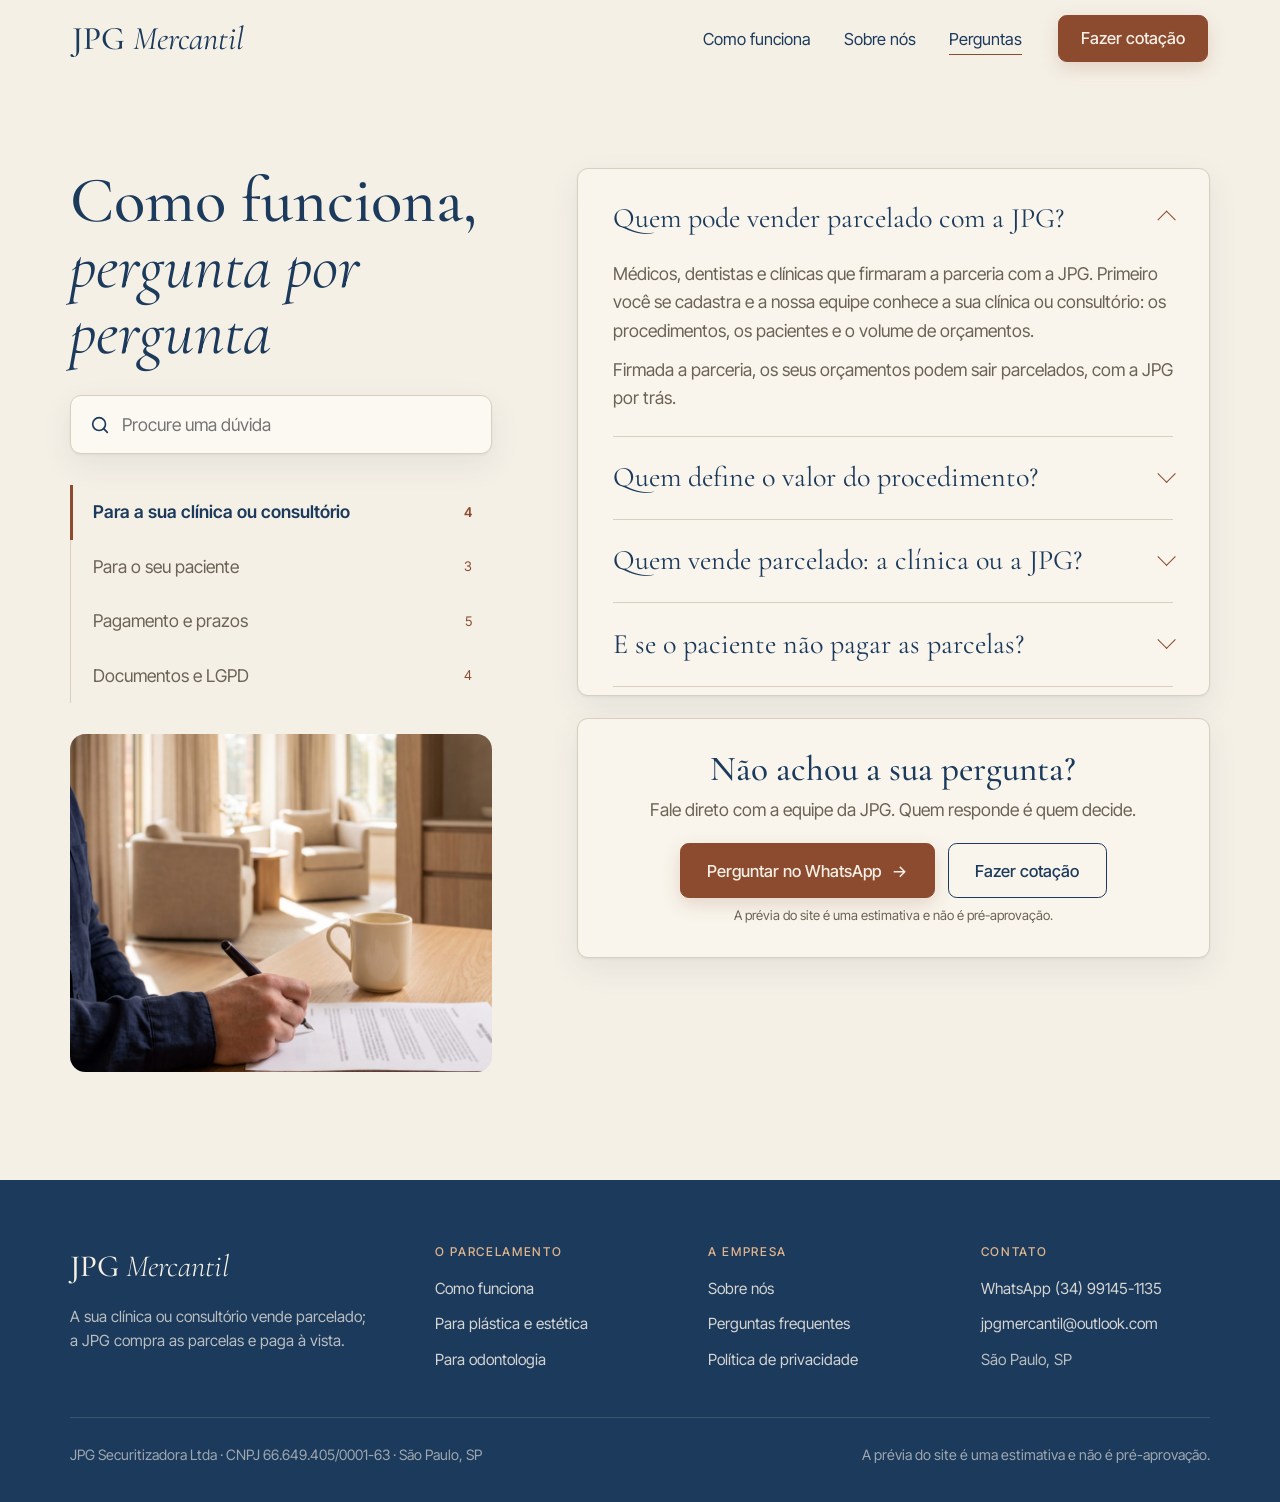
<file: perguntas.html>
<!DOCTYPE html><html lang="pt-BR"> <head><meta name="robots" content="noindex, nofollow"><meta charset="utf-8"><meta name="viewport" content="width=device-width, initial-scale=1"><title>Perguntas frequentes · JPG Mercantil</title><meta name="description" content="Como funciona o parcelamento da JPG Mercantil para a sua clínica ou consultório e para o seu paciente: pré-análise, prazos, pagamento e documentos."><!-- Monograma JPG do Brand Sheet (Visual/Logos/Flavicos (indigo).png). --><link rel="icon" type="image/png" href="favicon.png"><link rel="apple-touch-icon" href="apple-touch-icon.png"><link rel="preconnect" href="https://fonts.googleapis.com"><link rel="preconnect" href="https://fonts.gstatic.com" crossorigin><!-- Só os pesos usados: Cormorant 400/500/600 e 300 itálico; Inter Tight 400/500/600. --><link rel="stylesheet" href="https://fonts.googleapis.com/css2?family=Cormorant+Garamond:ital,wght@0,400;0,500;0,600;1,300&family=Inter+Tight:wght@400;500;600&display=swap"><script>document.documentElement.classList.add('js');</script><link rel="stylesheet" href="assets/dentistas.DGocWXpp.css">
<link rel="stylesheet" href="assets/dentistas.C5u8ZIue.css">
<link rel="stylesheet" href="assets/perguntas.MN2lOrMD.css"></head> <body>  <header class="nav" id="nav" data-astro-cid-5blmo7yk> <div class="nav-wrap" data-astro-cid-5blmo7yk> <div class="nav-marca" data-astro-cid-5blmo7yk> <a href="index.html" class="nav-logo" aria-label="JPG Mercantil, início" data-astro-cid-5blmo7yk>JPG <em data-astro-cid-5blmo7yk>Mercantil</em></a>  </div> <nav aria-label="Principal" id="nav-menu" data-astro-cid-5blmo7yk> <ul class="nav-links" data-astro-cid-5blmo7yk> <li data-astro-cid-5blmo7yk><a href="index.html#como-funciona" data-astro-cid-5blmo7yk>Como funciona</a></li><li data-astro-cid-5blmo7yk><a href="sobre.html" data-astro-cid-5blmo7yk>Sobre nós</a></li><li data-astro-cid-5blmo7yk><a href="perguntas.html" aria-current="page" data-astro-cid-5blmo7yk>Perguntas</a></li> </ul> </nav> <button type="button" class="btn nav-cta" data-escolher-area data-astro-cid-5blmo7yk>Fazer cotação</button> <button type="button" class="nav-botao" id="nav-botao" aria-expanded="false" aria-controls="nav-menu" data-astro-cid-5blmo7yk> <span class="sr" data-astro-cid-5blmo7yk>Abrir menu</span> <span class="traco" aria-hidden="true" data-astro-cid-5blmo7yk></span> </button> </div> </header> <!-- Antes de qualquer cotação fora da landing de um público: médico ou dentista? --> <dialog class="escolha-area" id="escolha-area" aria-labelledby="escolha-area-titulo" data-astro-cid-5blmo7yk> <div class="escolha-area-corpo" data-astro-cid-5blmo7yk> <div class="escolha-area-topo" data-astro-cid-5blmo7yk> <div data-astro-cid-5blmo7yk> <p class="escolha-area-eyebrow" data-astro-cid-5blmo7yk>Fazer uma cotação</p> <h2 class="escolha-area-titulo" id="escolha-area-titulo" data-astro-cid-5blmo7yk>Você é <em data-astro-cid-5blmo7yk>médico</em> ou <em data-astro-cid-5blmo7yk>dentista?</em></h2> </div> <button type="button" class="escolha-area-fechar" data-fechar-escolha aria-label="Fechar" data-astro-cid-5blmo7yk>&times;</button> </div> <div class="escolha-area-opcoes" data-astro-cid-5blmo7yk> <a href="simulador.html" class="escolha-area-opcao" data-astro-cid-5blmo7yk> <img src="img/v10/porta-estetica.jpg" alt="" width="640" height="427" loading="lazy" data-astro-cid-5blmo7yk> <span class="escolha-area-rotulo" data-astro-cid-5blmo7yk>Plástica e estética <span class="escolha-area-seta" aria-hidden="true" data-astro-cid-5blmo7yk>&#8594;</span></span> <span class="escolha-area-texto" data-astro-cid-5blmo7yk>Cirurgias, dermatologia e outros. Cadastro com CRM.</span> </a> <a href="simulador-dentistas.html" class="escolha-area-opcao" data-astro-cid-5blmo7yk> <img src="img/v10/porta-odonto.jpg" alt="" width="640" height="427" loading="lazy" data-astro-cid-5blmo7yk> <span class="escolha-area-rotulo" data-astro-cid-5blmo7yk>Odontologia <span class="escolha-area-seta" aria-hidden="true" data-astro-cid-5blmo7yk>&#8594;</span></span> <span class="escolha-area-texto" data-astro-cid-5blmo7yk>Implantes, protocolos, lentes e outros. Cadastro com CRO.</span> </a> </div> </div> </dialog> <script type="module">const d="jpg.publico.v1",l=document.getElementById("nav")?.dataset.publico;try{l&&localStorage.setItem(d,l);const e=l?null:localStorage.getItem(d);if(e==="medicos"||e==="dentistas"){const t=e==="medicos"?"waMedicos":"waDentistas";document.querySelectorAll("a[data-wa-medicos]").forEach(n=>{n.dataset[t]&&(n.href=n.dataset[t])})}}catch{}const o=document.getElementById("nav"),i=()=>o?.classList.toggle("rolado",window.scrollY>24);i();window.addEventListener("scroll",i,{passive:!0});const s=document.getElementById("nav-botao"),r=s?.querySelector(".sr"),c=e=>{o?.classList.toggle("aberto",e),s?.setAttribute("aria-expanded",String(e)),r&&(r.textContent=e?"Fechar menu":"Abrir menu")};s?.addEventListener("click",()=>c(!o?.classList.contains("aberto")));o?.querySelectorAll(".nav-links a").forEach(e=>e.addEventListener("click",()=>c(!1)));document.addEventListener("keydown",e=>{e.key==="Escape"&&o?.classList.contains("aberto")&&(c(!1),s?.focus())});const a=document.getElementById("escolha-area");document.addEventListener("click",e=>{!a||!e.target.closest("[data-escolher-area]")||(c(!1),a.showModal())});a?.addEventListener("click",e=>{const t=e.target;(t===a||t.closest("[data-fechar-escolha]"))&&a.close()});</script>  <main data-astro-cid-tvcwbuad> <section class="sec primeira" data-astro-cid-tvcwbuad> <div class="wrap faq" data-astro-cid-tvcwbuad> <aside class="faq-lado" data-astro-cid-tvcwbuad> <h1 class="faq-titulo reveal" data-astro-cid-tvcwbuad>Como funciona,<br data-astro-cid-tvcwbuad><em data-astro-cid-tvcwbuad>pergunta por pergunta</em></h1> <label class="faq-busca reveal rd1" data-astro-cid-tvcwbuad> <svg viewBox="0 0 24 24" aria-hidden="true" data-astro-cid-tvcwbuad><circle cx="11" cy="11" r="7" data-astro-cid-tvcwbuad></circle><path d="M20 20l-4-4" data-astro-cid-tvcwbuad></path></svg> <span class="sr" data-astro-cid-tvcwbuad>Procure uma dúvida</span> <input type="search" id="faq-busca" placeholder="Procure uma dúvida" autocomplete="off" data-astro-cid-tvcwbuad> </label> <nav class="faq-abas reveal rd2" aria-label="Categorias" role="tablist" data-astro-cid-tvcwbuad> <button type="button" role="tab" class="faq-aba" data-aba="clinica" aria-selected="true" data-astro-cid-tvcwbuad> Para a sua clínica ou consultório<span data-astro-cid-tvcwbuad>4</span> </button><button type="button" role="tab" class="faq-aba" data-aba="paciente" aria-selected="false" data-astro-cid-tvcwbuad> Para o seu paciente<span data-astro-cid-tvcwbuad>3</span> </button><button type="button" role="tab" class="faq-aba" data-aba="pagamento" aria-selected="false" data-astro-cid-tvcwbuad> Pagamento e prazos<span data-astro-cid-tvcwbuad>5</span> </button><button type="button" role="tab" class="faq-aba" data-aba="documentos" aria-selected="false" data-astro-cid-tvcwbuad> Documentos e LGPD<span data-astro-cid-tvcwbuad>4</span> </button> </nav> <img class="faq-foto reveal rd3" src="img/v10/perguntas-assinatura.jpg" alt="Mão assinando um documento com caneta tinteiro" width="1760" height="2200" loading="lazy" data-astro-cid-tvcwbuad> </aside> <div class="faq-corpo" data-astro-cid-tvcwbuad> <div class="faq-lista caixa" data-astro-cid-tvcwbuad> <details class="faq-item" data-grupo="clinica" open data-astro-cid-tvcwbuad> <summary data-astro-cid-tvcwbuad>Quem pode vender parcelado com a JPG?<span class="sinal" aria-hidden="true" data-astro-cid-tvcwbuad></span></summary> <div class="faq-resposta" data-astro-cid-tvcwbuad><p data-astro-cid-tvcwbuad>Médicos, dentistas e clínicas que firmaram a parceria com a JPG. Primeiro você se cadastra e a nossa equipe conhece a sua clínica ou consultório: os procedimentos, os pacientes e o volume de orçamentos.</p><p data-astro-cid-tvcwbuad>Firmada a parceria, os seus orçamentos podem sair parcelados, com a JPG por trás.</p></div> </details><details class="faq-item" data-grupo="clinica" data-astro-cid-tvcwbuad> <summary data-astro-cid-tvcwbuad>Quem define o valor do procedimento?<span class="sinal" aria-hidden="true" data-astro-cid-tvcwbuad></span></summary> <div class="faq-resposta" data-astro-cid-tvcwbuad><p data-astro-cid-tvcwbuad>Você. A JPG não define nem sugere o preço do tratamento ou da cirurgia. Você informa o orçamento, como passa ao paciente, e a JPG mostra como ele cabe em parcelas.</p></div> </details><details class="faq-item" data-grupo="clinica" data-astro-cid-tvcwbuad> <summary data-astro-cid-tvcwbuad>Quem vende parcelado: a clínica ou a JPG?<span class="sinal" aria-hidden="true" data-astro-cid-tvcwbuad></span></summary> <div class="faq-resposta" data-astro-cid-tvcwbuad><p data-astro-cid-tvcwbuad>A clínica. O parcelamento é um contrato entre a sua clínica e o paciente. A JPG compra essas parcelas e paga a você à vista.</p></div> </details><details class="faq-item" data-grupo="clinica" data-astro-cid-tvcwbuad> <summary data-astro-cid-tvcwbuad>E se o paciente não pagar as parcelas?<span class="sinal" aria-hidden="true" data-astro-cid-tvcwbuad></span></summary> <div class="faq-resposta" data-astro-cid-tvcwbuad><p data-astro-cid-tvcwbuad>Quem cobra é a JPG. Você não recebe cobrança, não devolve o valor e não precisa ligar para o paciente.</p><p data-astro-cid-tvcwbuad>A clínica só responde se houver problema no serviço prestado.</p></div> </details><details class="faq-item" data-grupo="paciente" hidden data-astro-cid-tvcwbuad> <summary data-astro-cid-tvcwbuad>Como funciona a pré-análise do paciente?<span class="sinal" aria-hidden="true" data-astro-cid-tvcwbuad></span></summary> <div class="faq-resposta" data-astro-cid-tvcwbuad><p data-astro-cid-tvcwbuad>O paciente autoriza a pré-análise e a clínica envia os documentos dele à JPG. A resposta é sim ou não.</p><p data-astro-cid-tvcwbuad>Com o sim, vem a carta de pré-aprovação, que vale 30 dias: nesse prazo, se o paciente fechar, a JPG compra as parcelas nas condições da carta.</p></div> </details><details class="faq-item" data-grupo="paciente" hidden data-astro-cid-tvcwbuad> <summary data-astro-cid-tvcwbuad>E se o paciente não for pré-aprovado?<span class="sinal" aria-hidden="true" data-astro-cid-tvcwbuad></span></summary> <div class="faq-resposta" data-astro-cid-tvcwbuad><p data-astro-cid-tvcwbuad>A resposta é não, e a clínica fica livre para vender de outra forma. Nada muda na parceria.</p></div> </details><details class="faq-item" data-grupo="paciente" hidden data-astro-cid-tvcwbuad> <summary data-astro-cid-tvcwbuad>O que o seu paciente assina?<span class="sinal" aria-hidden="true" data-astro-cid-tvcwbuad></span></summary> <div class="faq-resposta" data-astro-cid-tvcwbuad><p data-astro-cid-tvcwbuad>Duas coisas, sempre com a clínica: a autorização da pré-análise e, quando fecha, o contrato do procedimento a prazo, com o preço à vista, o preço parcelado e o total escritos.</p></div> </details><details class="faq-item" data-grupo="pagamento" hidden data-astro-cid-tvcwbuad> <summary data-astro-cid-tvcwbuad>Quando o dinheiro chega à clínica ou ao consultório?<span class="sinal" aria-hidden="true" data-astro-cid-tvcwbuad></span></summary> <div class="faq-resposta" data-astro-cid-tvcwbuad><p data-astro-cid-tvcwbuad>À vista, até uma semana antes da data marcada para a cirurgia ou o procedimento. Você assina o termo da operação e a JPG paga conforme essa data.</p><p data-astro-cid-tvcwbuad>O pagamento acompanha a data da cirurgia, e não o dia em que a venda foi fechada entre a clínica e o paciente.</p></div> </details><details class="faq-item" data-grupo="pagamento" hidden data-astro-cid-tvcwbuad> <summary data-astro-cid-tvcwbuad>Como o seu paciente paga as parcelas?<span class="sinal" aria-hidden="true" data-astro-cid-tvcwbuad></span></summary> <div class="faq-resposta" data-astro-cid-tvcwbuad><p data-astro-cid-tvcwbuad>O paciente é avisado de que passa a pagar à JPG e recebe o primeiro boleto. Todo mês chega o boleto da JPG, no valor combinado, e ele paga direto a ela.</p><p data-astro-cid-tvcwbuad>A clínica não emite boleto, não controla vencimento e não repassa nada.</p></div> </details><details class="faq-item" data-grupo="pagamento" hidden data-astro-cid-tvcwbuad> <summary data-astro-cid-tvcwbuad>Que orçamentos entram no parcelamento?<span class="sinal" aria-hidden="true" data-astro-cid-tvcwbuad></span></summary> <div class="faq-resposta" data-astro-cid-tvcwbuad><p data-astro-cid-tvcwbuad>Cirurgias: orçamentos de R$ 15 mil a R$ 150 mil por cirurgia, em até 24 parcelas, conforme a parceria com a sua clínica e a pré-análise do paciente.</p><p data-astro-cid-tvcwbuad>Tratamentos odontológicos: orçamentos de R$ 2 mil a R$ 150 mil por tratamento, em até 24 parcelas, conforme a parceria com o seu consultório e a pré-análise do paciente.</p><p data-astro-cid-tvcwbuad>Fora dessas faixas, a prévia não calcula e o caso vai para a nossa equipe. Isso não é recusa.</p></div> </details><details class="faq-item" data-grupo="pagamento" hidden data-astro-cid-tvcwbuad> <summary data-astro-cid-tvcwbuad>Em quantas vezes o paciente pode parcelar?<span class="sinal" aria-hidden="true" data-astro-cid-tvcwbuad></span></summary> <div class="faq-resposta" data-astro-cid-tvcwbuad><p data-astro-cid-tvcwbuad>Em até 24 vezes, em cirurgias e em tratamentos odontológicos. A prévia mostra todos os prazos possíveis; o de cada venda sai da parceria com a sua clínica e da pré-análise do paciente.</p></div> </details><details class="faq-item" data-grupo="pagamento" hidden data-astro-cid-tvcwbuad> <summary data-astro-cid-tvcwbuad>A parcela pode mudar?<span class="sinal" aria-hidden="true" data-astro-cid-tvcwbuad></span></summary> <div class="faq-resposta" data-astro-cid-tvcwbuad><p data-astro-cid-tvcwbuad>Não. O valor da parcela combinado no contrato é fixo do começo ao fim.</p></div> </details><details class="faq-item" data-grupo="documentos" hidden data-astro-cid-tvcwbuad> <summary data-astro-cid-tvcwbuad>Quantos documentos a clínica assina com a JPG?<span class="sinal" aria-hidden="true" data-astro-cid-tvcwbuad></span></summary> <div class="faq-resposta" data-astro-cid-tvcwbuad><p data-astro-cid-tvcwbuad>Dois. A parceria, uma vez só, no começo. E o termo de cada operação.</p></div> </details><details class="faq-item" data-grupo="documentos" hidden data-astro-cid-tvcwbuad> <summary data-astro-cid-tvcwbuad>O que a clínica precisa apresentar?<span class="sinal" aria-hidden="true" data-astro-cid-tvcwbuad></span></summary> <div class="faq-resposta" data-astro-cid-tvcwbuad><p data-astro-cid-tvcwbuad>Uma vez só, no início da parceria: o contrato social da clínica ou do consultório e as alterações, os documentos dos sócios e a situação fiscal da empresa.</p></div> </details><details class="faq-item" data-grupo="documentos" hidden data-astro-cid-tvcwbuad> <summary data-astro-cid-tvcwbuad>E os dados do paciente?<span class="sinal" aria-hidden="true" data-astro-cid-tvcwbuad></span></summary> <div class="faq-resposta" data-astro-cid-tvcwbuad><p data-astro-cid-tvcwbuad>O paciente autoriza antes de qualquer envio. A autorização diz para que os dados servem: consultar o cadastro dele e compartilhar os documentos com a JPG, só para a pré-análise. A clínica e a JPG seguem a LGPD.</p></div> </details><details class="faq-item" data-grupo="documentos" hidden data-astro-cid-tvcwbuad> <summary data-astro-cid-tvcwbuad>A prévia do site já é uma pré-aprovação?<span class="sinal" aria-hidden="true" data-astro-cid-tvcwbuad></span></summary> <div class="faq-resposta" data-astro-cid-tvcwbuad><p data-astro-cid-tvcwbuad>Não. A prévia mostra uma estimativa das parcelas. As condições reais só saem da pré-análise de cada paciente, depois da parceria com a sua clínica.</p></div> </details> <p class="faq-vazio" id="faq-vazio" hidden data-astro-cid-tvcwbuad>Nenhuma pergunta com esse texto. Pergunte direto à equipe no WhatsApp.</p> </div> <div class="faq-contato caixa reveal" data-astro-cid-tvcwbuad> <h2 data-astro-cid-tvcwbuad>Não achou a sua pergunta?</h2> <p data-astro-cid-tvcwbuad>Fale direto com a equipe da JPG. Quem responde é quem decide.</p> <div class="faq-botoes" data-astro-cid-tvcwbuad> <a class="btn" href="https://wa.me/5534991451135?text=Ol%C3%A1!%20Vim%20pelo%20site%20da%20JPG%20Mercantil%20e%20quero%20entender%20como%20funciona%20o%20parcelamento%20para%20os%20meus%20pacientes." target="_blank" rel="noopener" data-wa-medicos="https://wa.me/5534991451135?text=Ol%C3%A1!%20Vim%20pelo%20site%20da%20JPG%20Mercantil.%20Sou%20m%C3%A9dico%20e%20quero%20entender%20como%20funciona%20o%20parcelamento%20para%20os%20meus%20pacientes." data-wa-dentistas="https://wa.me/5534991451135?text=Ol%C3%A1!%20Vim%20pelo%20site%20da%20JPG%20Mercantil.%20Sou%20dentista%20e%20quero%20entender%20como%20funciona%20o%20parcelamento%20para%20os%20meus%20pacientes." data-astro-cid-tvcwbuad>Perguntar no WhatsApp<span class="seta" aria-hidden="true" data-astro-cid-tvcwbuad>&#8594;</span></a> <button type="button" class="btn btn-contorno" data-escolher-area data-astro-cid-tvcwbuad>Fazer cotação</button> </div> <p class="faq-nota" data-astro-cid-tvcwbuad>A prévia do site é uma estimativa e não é pré-aprovação.</p> </div> </div> </div> </section> </main> <footer class="rodape" data-astro-cid-wamvvw7j> <div class="wrap" data-astro-cid-wamvvw7j> <div class="rodape-grade" data-astro-cid-wamvvw7j> <div class="rodape-marca" data-astro-cid-wamvvw7j> <a href="index.html" class="rodape-logo" data-astro-cid-wamvvw7j>JPG <em data-astro-cid-wamvvw7j>Mercantil</em></a> <p data-astro-cid-wamvvw7j>A sua clínica ou consultório vende parcelado; a JPG compra as parcelas e paga à vista.</p> </div> <nav aria-label="O parcelamento" data-astro-cid-wamvvw7j> <p class="rodape-titulo" data-astro-cid-wamvvw7j>O parcelamento</p> <ul data-astro-cid-wamvvw7j><li data-astro-cid-wamvvw7j><a href="index.html#como-funciona" data-astro-cid-wamvvw7j>Como funciona</a></li><li data-astro-cid-wamvvw7j><a href="medicos.html" data-astro-cid-wamvvw7j>Para plástica e estética</a></li><li data-astro-cid-wamvvw7j><a href="dentistas.html" data-astro-cid-wamvvw7j>Para odontologia</a></li></ul> </nav> <nav aria-label="A empresa" data-astro-cid-wamvvw7j> <p class="rodape-titulo" data-astro-cid-wamvvw7j>A empresa</p> <ul data-astro-cid-wamvvw7j><li data-astro-cid-wamvvw7j><a href="sobre.html" data-astro-cid-wamvvw7j>Sobre nós</a></li><li data-astro-cid-wamvvw7j><a href="perguntas.html" data-astro-cid-wamvvw7j>Perguntas frequentes</a></li><li data-astro-cid-wamvvw7j><a href="privacidade.html" data-astro-cid-wamvvw7j>Política de privacidade</a></li></ul> </nav> <div data-astro-cid-wamvvw7j> <p class="rodape-titulo" data-astro-cid-wamvvw7j>Contato</p> <ul data-astro-cid-wamvvw7j> <li data-astro-cid-wamvvw7j><a href="https://wa.me/5534991451135?text=Ol%C3%A1!%20Vim%20pelo%20site%20da%20JPG%20Mercantil%20e%20quero%20entender%20como%20funciona%20o%20parcelamento%20para%20os%20meus%20pacientes." data-wa-medicos="https://wa.me/5534991451135?text=Ol%C3%A1!%20Vim%20pelo%20site%20da%20JPG%20Mercantil.%20Sou%20m%C3%A9dico%20e%20quero%20entender%20como%20funciona%20o%20parcelamento%20para%20os%20meus%20pacientes." data-wa-dentistas="https://wa.me/5534991451135?text=Ol%C3%A1!%20Vim%20pelo%20site%20da%20JPG%20Mercantil.%20Sou%20dentista%20e%20quero%20entender%20como%20funciona%20o%20parcelamento%20para%20os%20meus%20pacientes." class="astro-wamvvw7j" target="_blank" rel="noopener" data-astro-cid-wamvvw7j>WhatsApp (34) 99145-1135</a></li> <li data-astro-cid-wamvvw7j><a href="mailto:jpgmercantil@outlook.com" data-astro-cid-wamvvw7j>jpgmercantil@outlook.com</a></li> <li data-astro-cid-wamvvw7j>São Paulo, SP</li> </ul> </div> </div> <div class="rodape-base" data-astro-cid-wamvvw7j> <p data-astro-cid-wamvvw7j>JPG Securitizadora Ltda · CNPJ 66.649.405/0001-63 · São Paulo, SP</p> <p data-astro-cid-wamvvw7j>A prévia do site é uma estimativa e não é pré-aprovação.</p> </div> </div> </footer>   <script type="module">const r=document.querySelectorAll(".reveal");if("IntersectionObserver"in window){const e=new IntersectionObserver(n=>{for(const t of n)t.isIntersecting&&(t.target.classList.add("in"),e.unobserve(t.target))},{rootMargin:"0px 0px -8% 0px"});r.forEach(n=>e.observe(n))}else r.forEach(e=>e.classList.add("in"));</script> </body> </html> <script type="module">const n=[...document.querySelectorAll(".faq-item")],o=[...document.querySelectorAll(".faq-aba")],s=document.getElementById("faq-busca"),f=document.getElementById("faq-vazio");let c=o[0]?.dataset.aba;const d=e=>e.normalize("NFD").replace(/[̀-ͯ]/g,"").toLowerCase();function l(){const e=d(s.value.trim());let t=0;for(const a of n){const i=e?d(a.textContent??"").includes(e):a.dataset.grupo===c;a.hidden=!i,i&&t++}f.hidden=t>0,o.forEach(a=>a.setAttribute("aria-selected",String(!e&&a.dataset.aba===c)))}o.forEach(e=>e.addEventListener("click",()=>{c=e.dataset.aba,s.value="",l();const t=n.find(a=>!a.hidden);n.forEach(a=>a.open=a===t)}));s.addEventListener("input",l);n.forEach(e=>e.addEventListener("toggle",()=>{e.open&&n.forEach(t=>{t!==e&&(t.open=!1)})}));const r=location.hash.slice(1);o.some(e=>e.dataset.aba===r)&&o.find(e=>e.dataset.aba===r).click();</script>
</file>
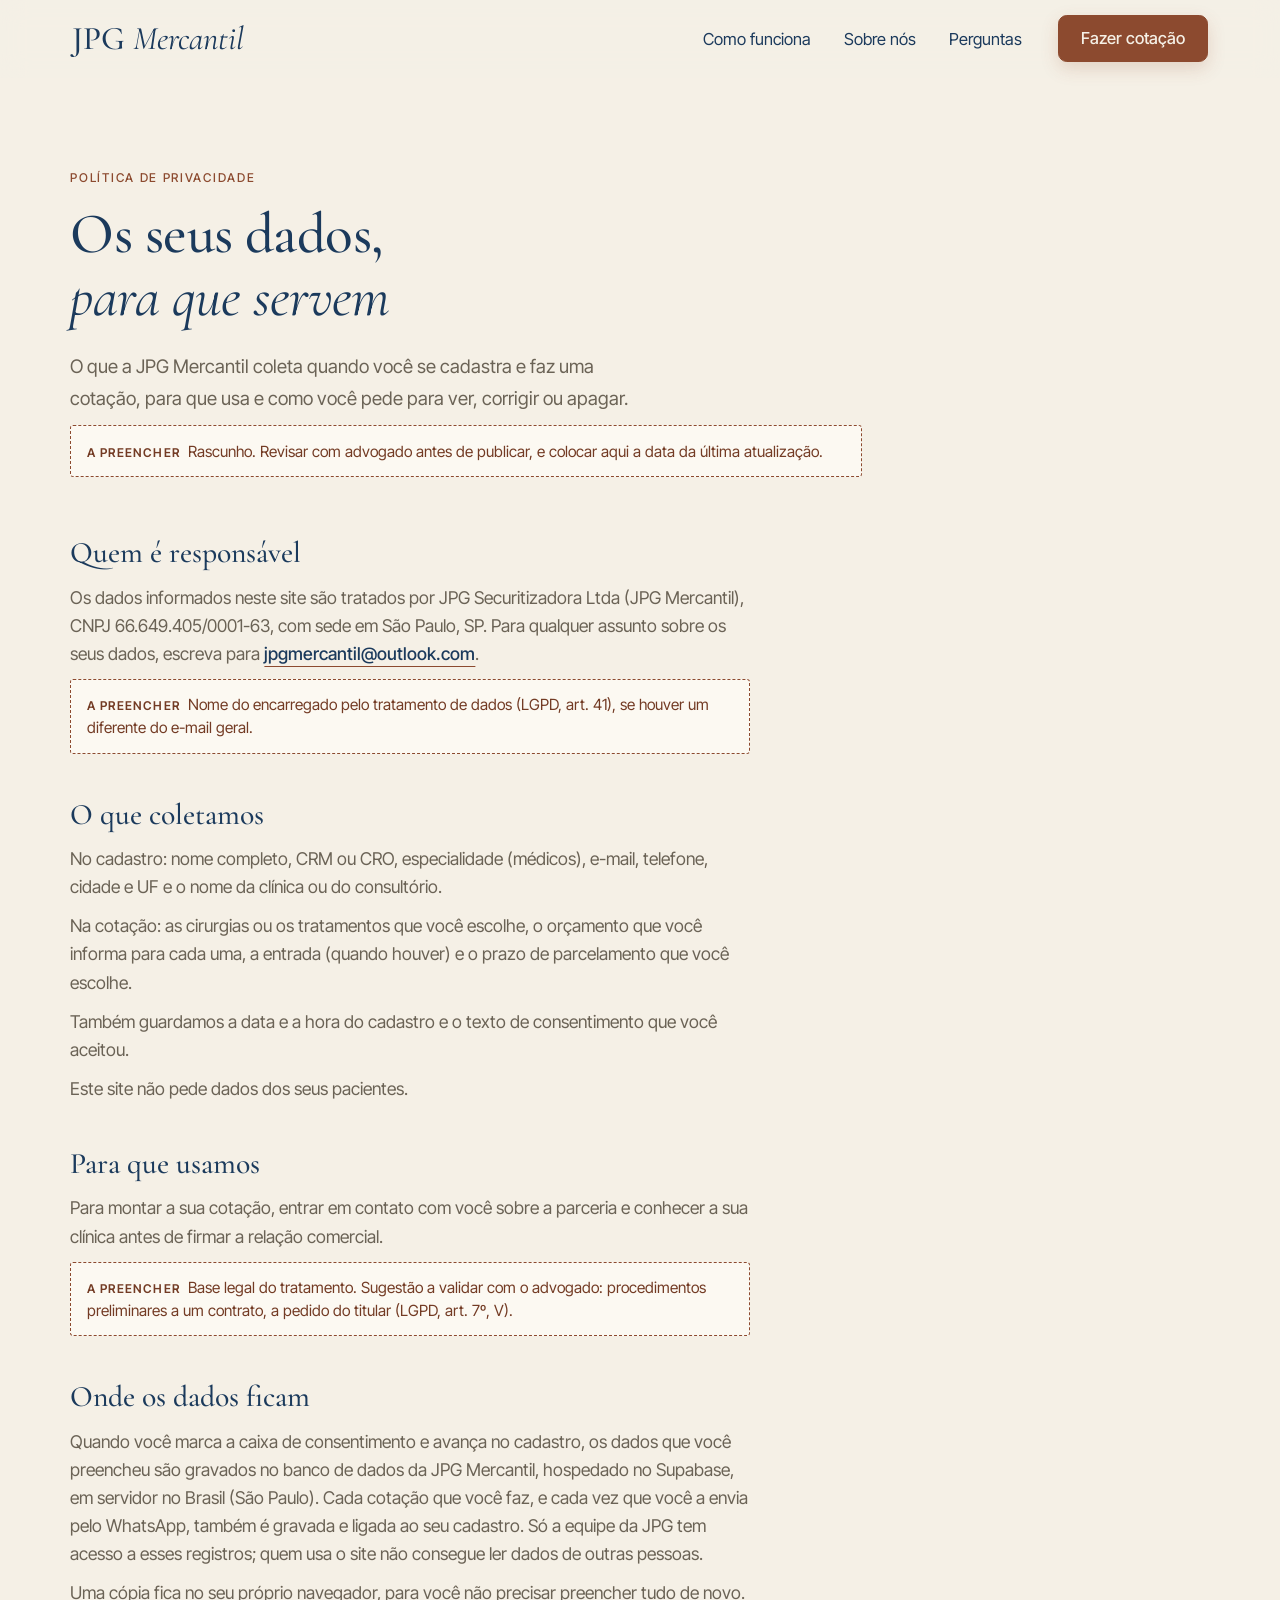
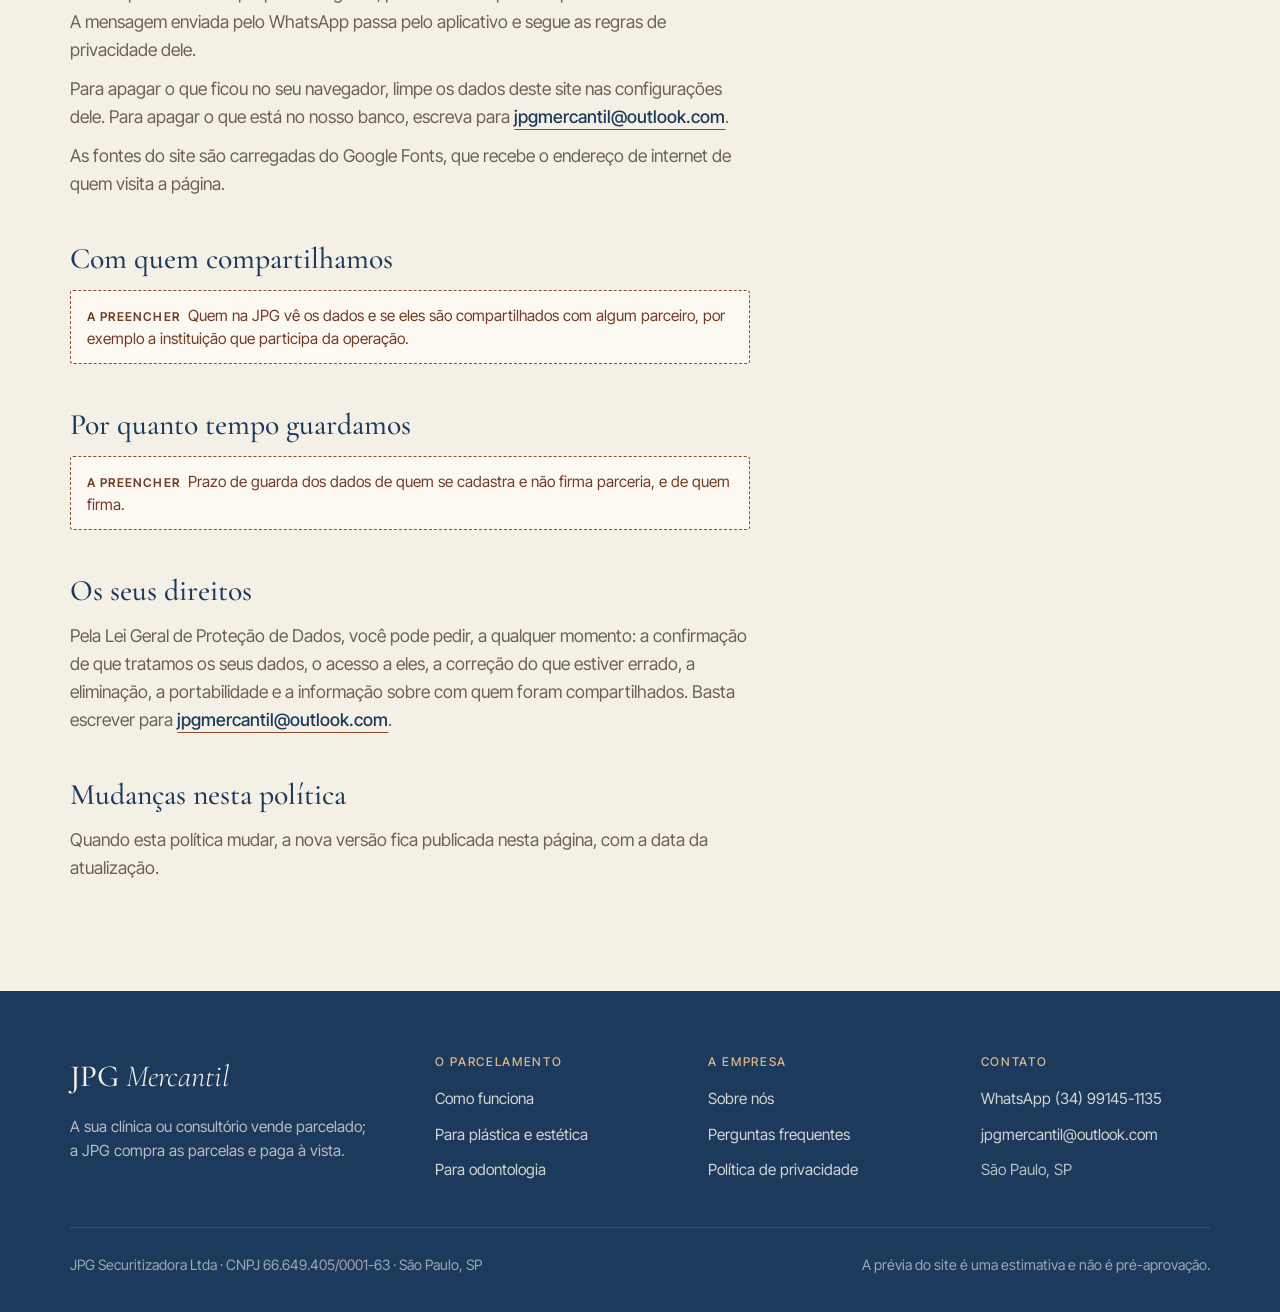
<file: privacidade.html>
<!DOCTYPE html><html lang="pt-BR"> <head><meta name="robots" content="noindex, nofollow"><meta charset="utf-8"><meta name="viewport" content="width=device-width, initial-scale=1"><title>Política de privacidade · JPG Mercantil</title><meta name="description" content="Como a JPG Mercantil trata os dados informados no cadastro e na cotação."><!-- Monograma JPG do Brand Sheet (Visual/Logos/Flavicos (indigo).png). --><link rel="icon" type="image/png" href="favicon.png"><link rel="apple-touch-icon" href="apple-touch-icon.png"><link rel="preconnect" href="https://fonts.googleapis.com"><link rel="preconnect" href="https://fonts.gstatic.com" crossorigin><!-- Só os pesos usados: Cormorant 400/500/600 e 300 itálico; Inter Tight 400/500/600. --><link rel="stylesheet" href="https://fonts.googleapis.com/css2?family=Cormorant+Garamond:ital,wght@0,400;0,500;0,600;1,300&family=Inter+Tight:wght@400;500;600&display=swap"><script>document.documentElement.classList.add('js');</script><link rel="stylesheet" href="assets/dentistas.DGocWXpp.css">
<link rel="stylesheet" href="assets/dentistas.C5u8ZIue.css">
<style>.lede[data-astro-cid-huc2lya7]{margin-top:20px}
.a-preencher[data-astro-cid-k4wv5js2]{display:block;padding:12px 14px;margin-top:10px;background:var(--marfim);border:1px dashed var(--terracota);border-radius:var(--raio);font-size:14px;line-height:1.5;color:var(--terracota-escura)}.inline[data-astro-cid-k4wv5js2]{display:inline;padding:1px 6px;margin:0}strong[data-astro-cid-k4wv5js2]{font-size:11px;font-weight:600;letter-spacing:.1em;text-transform:uppercase;margin-right:4px}
.texto-legal[data-astro-cid-ztibjfmw]{max-width:68ch}.texto-legal[data-astro-cid-ztibjfmw] .sub[data-astro-cid-ztibjfmw]{font-size:clamp(22px,2.2vw,27px);margin:40px 0 12px}.texto-legal[data-astro-cid-ztibjfmw] .sub[data-astro-cid-ztibjfmw]:first-child{margin-top:0}.texto-legal[data-astro-cid-ztibjfmw] p[data-astro-cid-ztibjfmw]{color:var(--slate)}.texto-legal[data-astro-cid-ztibjfmw] p[data-astro-cid-ztibjfmw]+p[data-astro-cid-ztibjfmw]{margin-top:10px}.texto-legal[data-astro-cid-ztibjfmw] .link[data-astro-cid-ztibjfmw]{font-size:inherit}
</style></head> <body>  <header class="nav" id="nav" data-astro-cid-5blmo7yk> <div class="nav-wrap" data-astro-cid-5blmo7yk> <div class="nav-marca" data-astro-cid-5blmo7yk> <a href="index.html" class="nav-logo" aria-label="JPG Mercantil, início" data-astro-cid-5blmo7yk>JPG <em data-astro-cid-5blmo7yk>Mercantil</em></a>  </div> <nav aria-label="Principal" id="nav-menu" data-astro-cid-5blmo7yk> <ul class="nav-links" data-astro-cid-5blmo7yk> <li data-astro-cid-5blmo7yk><a href="index.html#como-funciona" data-astro-cid-5blmo7yk>Como funciona</a></li><li data-astro-cid-5blmo7yk><a href="sobre.html" data-astro-cid-5blmo7yk>Sobre nós</a></li><li data-astro-cid-5blmo7yk><a href="perguntas.html" data-astro-cid-5blmo7yk>Perguntas</a></li> </ul> </nav> <button type="button" class="btn nav-cta" data-escolher-area data-astro-cid-5blmo7yk>Fazer cotação</button> <button type="button" class="nav-botao" id="nav-botao" aria-expanded="false" aria-controls="nav-menu" data-astro-cid-5blmo7yk> <span class="sr" data-astro-cid-5blmo7yk>Abrir menu</span> <span class="traco" aria-hidden="true" data-astro-cid-5blmo7yk></span> </button> </div> </header> <!-- Antes de qualquer cotação fora da landing de um público: médico ou dentista? --> <dialog class="escolha-area" id="escolha-area" aria-labelledby="escolha-area-titulo" data-astro-cid-5blmo7yk> <div class="escolha-area-corpo" data-astro-cid-5blmo7yk> <div class="escolha-area-topo" data-astro-cid-5blmo7yk> <div data-astro-cid-5blmo7yk> <p class="escolha-area-eyebrow" data-astro-cid-5blmo7yk>Fazer uma cotação</p> <h2 class="escolha-area-titulo" id="escolha-area-titulo" data-astro-cid-5blmo7yk>Você é <em data-astro-cid-5blmo7yk>médico</em> ou <em data-astro-cid-5blmo7yk>dentista?</em></h2> </div> <button type="button" class="escolha-area-fechar" data-fechar-escolha aria-label="Fechar" data-astro-cid-5blmo7yk>&times;</button> </div> <div class="escolha-area-opcoes" data-astro-cid-5blmo7yk> <a href="simulador.html" class="escolha-area-opcao" data-astro-cid-5blmo7yk> <img src="img/v10/porta-estetica.jpg" alt="" width="640" height="427" loading="lazy" data-astro-cid-5blmo7yk> <span class="escolha-area-rotulo" data-astro-cid-5blmo7yk>Plástica e estética <span class="escolha-area-seta" aria-hidden="true" data-astro-cid-5blmo7yk>&#8594;</span></span> <span class="escolha-area-texto" data-astro-cid-5blmo7yk>Cirurgias, dermatologia e outros. Cadastro com CRM.</span> </a> <a href="simulador-dentistas.html" class="escolha-area-opcao" data-astro-cid-5blmo7yk> <img src="img/v10/porta-odonto.jpg" alt="" width="640" height="427" loading="lazy" data-astro-cid-5blmo7yk> <span class="escolha-area-rotulo" data-astro-cid-5blmo7yk>Odontologia <span class="escolha-area-seta" aria-hidden="true" data-astro-cid-5blmo7yk>&#8594;</span></span> <span class="escolha-area-texto" data-astro-cid-5blmo7yk>Implantes, protocolos, lentes e outros. Cadastro com CRO.</span> </a> </div> </div> </dialog> <script type="module">const d="jpg.publico.v1",l=document.getElementById("nav")?.dataset.publico;try{l&&localStorage.setItem(d,l);const e=l?null:localStorage.getItem(d);if(e==="medicos"||e==="dentistas"){const t=e==="medicos"?"waMedicos":"waDentistas";document.querySelectorAll("a[data-wa-medicos]").forEach(n=>{n.dataset[t]&&(n.href=n.dataset[t])})}}catch{}const o=document.getElementById("nav"),i=()=>o?.classList.toggle("rolado",window.scrollY>24);i();window.addEventListener("scroll",i,{passive:!0});const s=document.getElementById("nav-botao"),r=s?.querySelector(".sr"),c=e=>{o?.classList.toggle("aberto",e),s?.setAttribute("aria-expanded",String(e)),r&&(r.textContent=e?"Fechar menu":"Abrir menu")};s?.addEventListener("click",()=>c(!o?.classList.contains("aberto")));o?.querySelectorAll(".nav-links a").forEach(e=>e.addEventListener("click",()=>c(!1)));document.addEventListener("keydown",e=>{e.key==="Escape"&&o?.classList.contains("aberto")&&(c(!1),s?.focus())});const a=document.getElementById("escolha-area");document.addEventListener("click",e=>{!a||!e.target.closest("[data-escolher-area]")||(c(!1),a.showModal())});a?.addEventListener("click",e=>{const t=e.target;(t===a||t.closest("[data-fechar-escolha]"))&&a.close()});</script>  <main data-astro-cid-ztibjfmw> <section class="sec primeira" data-astro-cid-ztibjfmw> <div class="wrap" data-astro-cid-ztibjfmw> <div class="topo" data-astro-cid-ztibjfmw> <div class="reveal" data-astro-cid-huc2lya7> <p class="eyebrow" data-astro-cid-huc2lya7>Política de privacidade</p> <h1 class="titulo" data-astro-cid-huc2lya7="true">Os seus dados,<br data-astro-cid-huc2lya7><em data-astro-cid-huc2lya7>para que servem</em></h1> <p class="lede" data-astro-cid-huc2lya7>O que a JPG Mercantil coleta quando você se cadastra e faz uma cotação, para que usa e como você pede para ver, corrigir ou apagar.</p> </div>  <p data-astro-cid-k4wv5js2="true" class="a-preencher"><strong data-astro-cid-k4wv5js2>A preencher</strong> Rascunho. Revisar com advogado antes de publicar, e colocar aqui a data da última atualização.</p>  </div> <div class="texto-legal" data-astro-cid-ztibjfmw> <h2 class="sub" data-astro-cid-ztibjfmw>Quem é responsável</h2> <p data-astro-cid-ztibjfmw>
Os dados informados neste site são tratados por JPG Securitizadora Ltda (JPG Mercantil),
            CNPJ 66.649.405/0001-63, com sede em São Paulo, SP. Para qualquer assunto sobre os seus dados, escreva
            para <a href="mailto:jpgmercantil@outlook.com" class="link" data-astro-cid-ztibjfmw>jpgmercantil@outlook.com</a>.
</p> <p data-astro-cid-k4wv5js2="true" class="a-preencher"><strong data-astro-cid-k4wv5js2>A preencher</strong> Nome do encarregado pelo tratamento de dados (LGPD, art. 41), se houver um diferente do e-mail geral.</p>  <h2 class="sub" data-astro-cid-ztibjfmw>O que coletamos</h2> <p data-astro-cid-ztibjfmw>No cadastro: nome completo, CRM ou CRO, especialidade (médicos), e-mail, telefone, cidade e UF e o nome da clínica ou do consultório.</p> <p data-astro-cid-ztibjfmw>Na cotação: as cirurgias ou os tratamentos que você escolhe, o orçamento que você informa para cada uma, a entrada (quando houver) e o prazo de parcelamento que você escolhe.</p> <p data-astro-cid-ztibjfmw>Também guardamos a data e a hora do cadastro e o texto de consentimento que você aceitou.</p> <p data-astro-cid-ztibjfmw>Este site não pede dados dos seus pacientes.</p> <h2 class="sub" data-astro-cid-ztibjfmw>Para que usamos</h2> <p data-astro-cid-ztibjfmw>
Para montar a sua cotação, entrar em contato com você sobre a parceria e conhecer a sua
            clínica antes de firmar a relação comercial.
</p> <p data-astro-cid-k4wv5js2="true" class="a-preencher"><strong data-astro-cid-k4wv5js2>A preencher</strong> Base legal do tratamento. Sugestão a validar com o advogado: procedimentos preliminares a um contrato, a pedido do titular (LGPD, art. 7º, V).</p>  <h2 class="sub" data-astro-cid-ztibjfmw>Onde os dados ficam</h2> <p data-astro-cid-ztibjfmw>
Quando você marca a caixa de consentimento e avança no cadastro, os dados que você preencheu são gravados no
            banco de dados da JPG Mercantil, hospedado no Supabase, em servidor no Brasil (São Paulo). Cada cotação que você
            faz, e cada vez que você a envia pelo WhatsApp, também é gravada e ligada ao seu cadastro. Só a equipe da JPG
            tem acesso a esses registros; quem usa o site não consegue ler dados de outras pessoas.
</p> <p data-astro-cid-ztibjfmw>
Uma cópia fica no seu próprio navegador, para você não precisar preencher tudo de novo. A mensagem enviada
            pelo WhatsApp passa pelo aplicativo e segue as regras de privacidade dele.
</p> <p data-astro-cid-ztibjfmw>
Para apagar o que ficou no seu navegador, limpe os dados deste site nas configurações dele. Para apagar o que está
            no nosso banco, escreva para <a href="mailto:jpgmercantil@outlook.com" class="link" data-astro-cid-ztibjfmw>jpgmercantil@outlook.com</a>.
</p> <p data-astro-cid-ztibjfmw>
As fontes do site são carregadas do Google Fonts, que recebe o endereço de internet de
            quem visita a página.
</p> <h2 class="sub" data-astro-cid-ztibjfmw>Com quem compartilhamos</h2> <p data-astro-cid-k4wv5js2="true" class="a-preencher"><strong data-astro-cid-k4wv5js2>A preencher</strong> Quem na JPG vê os dados e se eles são compartilhados com algum parceiro, por exemplo a instituição que participa da operação.</p>  <h2 class="sub" data-astro-cid-ztibjfmw>Por quanto tempo guardamos</h2> <p data-astro-cid-k4wv5js2="true" class="a-preencher"><strong data-astro-cid-k4wv5js2>A preencher</strong> Prazo de guarda dos dados de quem se cadastra e não firma parceria, e de quem firma.</p>  <h2 class="sub" data-astro-cid-ztibjfmw>Os seus direitos</h2> <p data-astro-cid-ztibjfmw>
Pela Lei Geral de Proteção de Dados, você pode pedir, a qualquer momento: a confirmação
            de que tratamos os seus dados, o acesso a eles, a correção do que estiver errado, a
            eliminação, a portabilidade e a informação sobre com quem foram compartilhados. Basta
            escrever para <a href="mailto:jpgmercantil@outlook.com" class="link" data-astro-cid-ztibjfmw>jpgmercantil@outlook.com</a>.
</p> <h2 class="sub" data-astro-cid-ztibjfmw>Mudanças nesta política</h2> <p data-astro-cid-ztibjfmw>Quando esta política mudar, a nova versão fica publicada nesta página, com a data da atualização.</p> </div> </div> </section> </main> <footer class="rodape" data-astro-cid-wamvvw7j> <div class="wrap" data-astro-cid-wamvvw7j> <div class="rodape-grade" data-astro-cid-wamvvw7j> <div class="rodape-marca" data-astro-cid-wamvvw7j> <a href="index.html" class="rodape-logo" data-astro-cid-wamvvw7j>JPG <em data-astro-cid-wamvvw7j>Mercantil</em></a> <p data-astro-cid-wamvvw7j>A sua clínica ou consultório vende parcelado; a JPG compra as parcelas e paga à vista.</p> </div> <nav aria-label="O parcelamento" data-astro-cid-wamvvw7j> <p class="rodape-titulo" data-astro-cid-wamvvw7j>O parcelamento</p> <ul data-astro-cid-wamvvw7j><li data-astro-cid-wamvvw7j><a href="index.html#como-funciona" data-astro-cid-wamvvw7j>Como funciona</a></li><li data-astro-cid-wamvvw7j><a href="medicos.html" data-astro-cid-wamvvw7j>Para plástica e estética</a></li><li data-astro-cid-wamvvw7j><a href="dentistas.html" data-astro-cid-wamvvw7j>Para odontologia</a></li></ul> </nav> <nav aria-label="A empresa" data-astro-cid-wamvvw7j> <p class="rodape-titulo" data-astro-cid-wamvvw7j>A empresa</p> <ul data-astro-cid-wamvvw7j><li data-astro-cid-wamvvw7j><a href="sobre.html" data-astro-cid-wamvvw7j>Sobre nós</a></li><li data-astro-cid-wamvvw7j><a href="perguntas.html" data-astro-cid-wamvvw7j>Perguntas frequentes</a></li><li data-astro-cid-wamvvw7j><a href="privacidade.html" data-astro-cid-wamvvw7j>Política de privacidade</a></li></ul> </nav> <div data-astro-cid-wamvvw7j> <p class="rodape-titulo" data-astro-cid-wamvvw7j>Contato</p> <ul data-astro-cid-wamvvw7j> <li data-astro-cid-wamvvw7j><a href="https://wa.me/5534991451135?text=Ol%C3%A1!%20Vim%20pelo%20site%20da%20JPG%20Mercantil%20e%20quero%20entender%20como%20funciona%20o%20parcelamento%20para%20os%20meus%20pacientes." data-wa-medicos="https://wa.me/5534991451135?text=Ol%C3%A1!%20Vim%20pelo%20site%20da%20JPG%20Mercantil.%20Sou%20m%C3%A9dico%20e%20quero%20entender%20como%20funciona%20o%20parcelamento%20para%20os%20meus%20pacientes." data-wa-dentistas="https://wa.me/5534991451135?text=Ol%C3%A1!%20Vim%20pelo%20site%20da%20JPG%20Mercantil.%20Sou%20dentista%20e%20quero%20entender%20como%20funciona%20o%20parcelamento%20para%20os%20meus%20pacientes." class="astro-wamvvw7j" target="_blank" rel="noopener" data-astro-cid-wamvvw7j>WhatsApp (34) 99145-1135</a></li> <li data-astro-cid-wamvvw7j><a href="mailto:jpgmercantil@outlook.com" data-astro-cid-wamvvw7j>jpgmercantil@outlook.com</a></li> <li data-astro-cid-wamvvw7j>São Paulo, SP</li> </ul> </div> </div> <div class="rodape-base" data-astro-cid-wamvvw7j> <p data-astro-cid-wamvvw7j>JPG Securitizadora Ltda · CNPJ 66.649.405/0001-63 · São Paulo, SP</p> <p data-astro-cid-wamvvw7j>A prévia do site é uma estimativa e não é pré-aprovação.</p> </div> </div> </footer>   <script type="module">const r=document.querySelectorAll(".reveal");if("IntersectionObserver"in window){const e=new IntersectionObserver(n=>{for(const t of n)t.isIntersecting&&(t.target.classList.add("in"),e.unobserve(t.target))},{rootMargin:"0px 0px -8% 0px"});r.forEach(n=>e.observe(n))}else r.forEach(e=>e.classList.add("in"));</script> </body> </html>
</file>
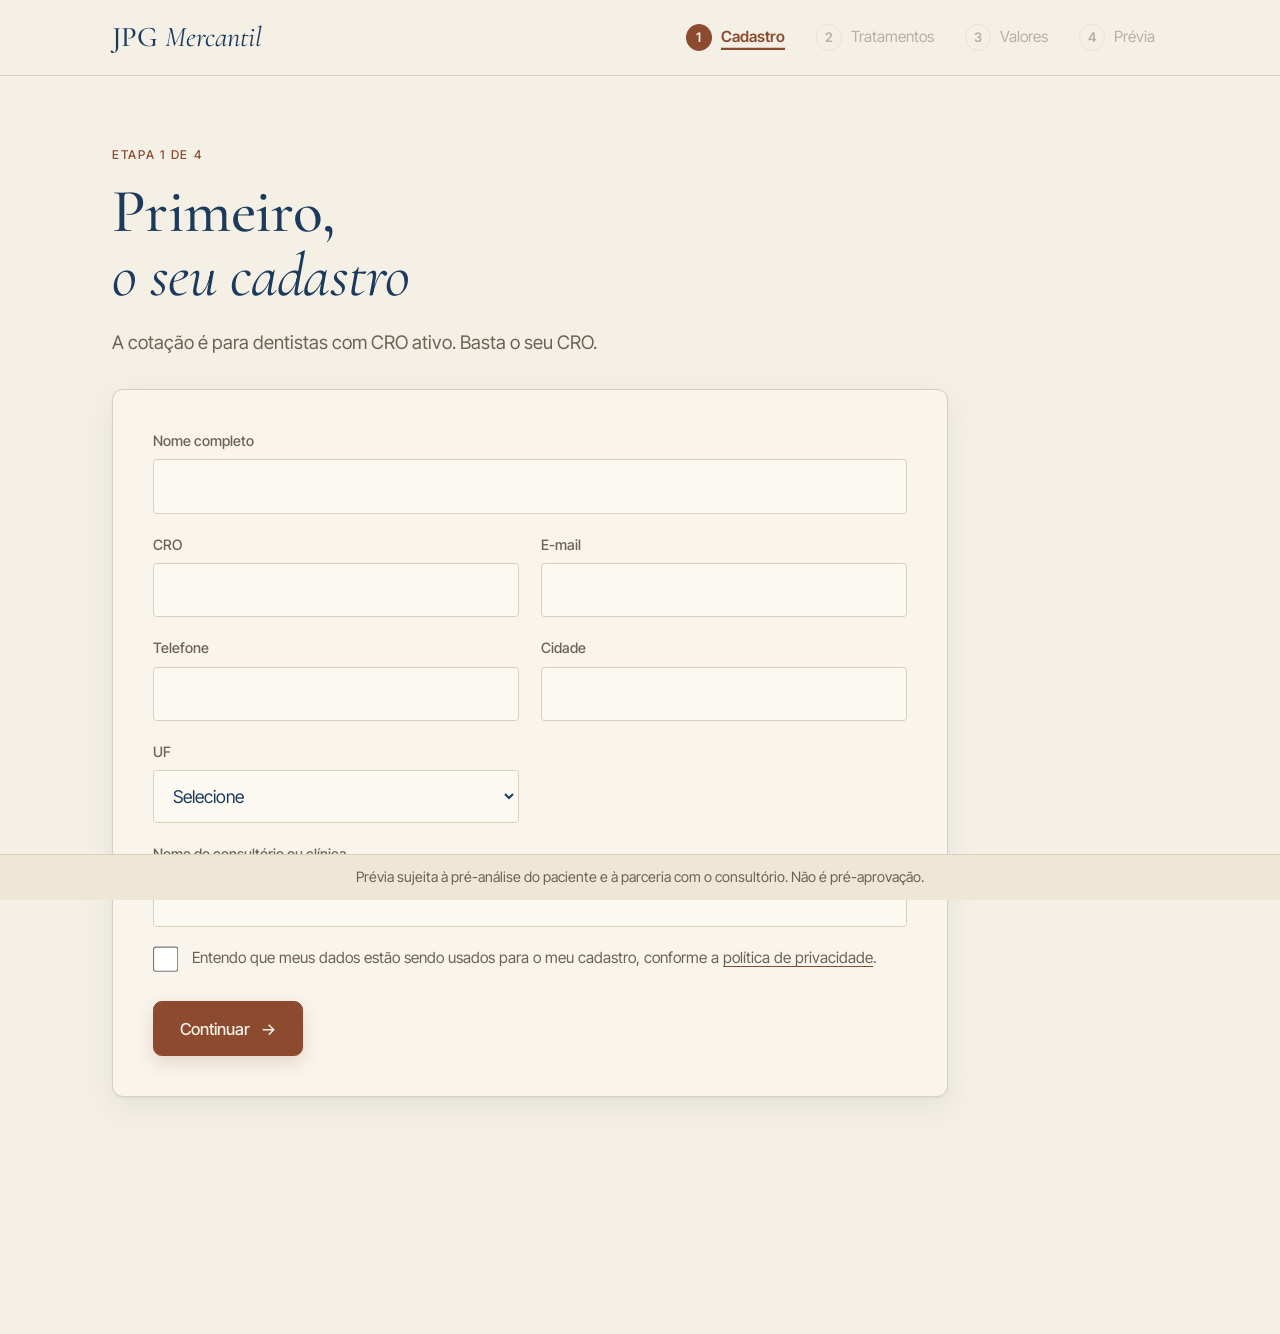
<file: simulador-dentistas.html>
<!DOCTYPE html><html lang="pt-BR"> <head><meta name="robots" content="noindex, nofollow"><meta charset="utf-8"><meta name="viewport" content="width=device-width, initial-scale=1"><title>Cotação · JPG Mercantil</title><meta name="robots" content="noindex, nofollow"><!-- Monograma JPG do Brand Sheet (Visual/Logos/Flavicos (indigo).png). --><link rel="icon" type="image/png" href="favicon.png"><link rel="apple-touch-icon" href="apple-touch-icon.png"><link rel="preconnect" href="https://fonts.googleapis.com"><link rel="preconnect" href="https://fonts.gstatic.com" crossorigin><!-- Só os pesos usados: Cormorant 400/500/600 e 300 itálico; Inter Tight 400/500/600. --><link rel="stylesheet" href="https://fonts.googleapis.com/css2?family=Cormorant+Garamond:ital,wght@0,400;0,500;0,600;1,300&family=Inter+Tight:wght@400;500;600&display=swap"><link rel="stylesheet" href="assets/dentistas.DGocWXpp.css">
<link rel="stylesheet" href="assets/simulador-dentistas.CQsKyaDJ.css"></head> <body data-publico="dentistas"> <header class="topo-sim"> <div class="topo-sim-wrap"> <a href="dentistas.html" class="logo">JPG <em>Mercantil</em></a> <ol class="passos" aria-label="Etapas"> <li> <button type="button" class="passo" data-ir="1"> <span class="passo-n">1</span><span class="passo-nome">Cadastro</span> </button> </li><li> <button type="button" class="passo" data-ir="2" disabled> <span class="passo-n">2</span><span class="passo-nome">Tratamentos</span> </button> </li><li> <button type="button" class="passo" data-ir="3" disabled> <span class="passo-n">3</span><span class="passo-nome">Valores</span> </button> </li><li> <button type="button" class="passo" data-ir="4" disabled> <span class="passo-n">4</span><span class="passo-nome">Prévia</span> </button> </li> </ol> </div> </header> <main class="palco"> <!-- D05: o cadastro vem primeiro; para médicos a especialidade define as sugestões, dentista vê a lista inteira (V11-04) --> <section class="etapa" data-etapa="1"> <p class="eyebrow">Etapa 1 de 4</p> <h1 class="titulo" tabindex="-1">Primeiro,<br><em>o seu cadastro</em></h1> <p class="lede">A cotação é para dentistas com CRO ativo. Basta o seu CRO.</p> <form id="form-cadastro" class="campos caixa formulario" novalidate> <label class="campo largo" data-astro-cid-milnrzmy><span data-astro-cid-milnrzmy>Nome completo</span><input name="nome" autocomplete="name" required data-astro-cid-milnrzmy></label> <label class="campo" data-astro-cid-milnrzmy><span data-astro-cid-milnrzmy>CRO</span><input name="cro" required data-astro-cid-milnrzmy></label>   <label class="campo" data-astro-cid-milnrzmy><span data-astro-cid-milnrzmy>E-mail</span><input name="email" type="email" autocomplete="email" required data-astro-cid-milnrzmy></label> <label class="campo" data-astro-cid-milnrzmy><span data-astro-cid-milnrzmy>Telefone</span><input name="telefone" type="tel" inputmode="tel" autocomplete="tel" required data-astro-cid-milnrzmy></label> <label class="campo" data-astro-cid-milnrzmy><span data-astro-cid-milnrzmy>Cidade</span><input name="cidade" autocomplete="address-level2" required data-astro-cid-milnrzmy></label> <label class="campo" data-astro-cid-milnrzmy> <span data-astro-cid-milnrzmy>UF</span> <select name="uf" required data-astro-cid-milnrzmy> <option value="" selected disabled data-astro-cid-milnrzmy>Selecione</option> <option value="AC" data-astro-cid-milnrzmy>AC</option><option value="AL" data-astro-cid-milnrzmy>AL</option><option value="AP" data-astro-cid-milnrzmy>AP</option><option value="AM" data-astro-cid-milnrzmy>AM</option><option value="BA" data-astro-cid-milnrzmy>BA</option><option value="CE" data-astro-cid-milnrzmy>CE</option><option value="DF" data-astro-cid-milnrzmy>DF</option><option value="ES" data-astro-cid-milnrzmy>ES</option><option value="GO" data-astro-cid-milnrzmy>GO</option><option value="MA" data-astro-cid-milnrzmy>MA</option><option value="MT" data-astro-cid-milnrzmy>MT</option><option value="MS" data-astro-cid-milnrzmy>MS</option><option value="MG" data-astro-cid-milnrzmy>MG</option><option value="PA" data-astro-cid-milnrzmy>PA</option><option value="PB" data-astro-cid-milnrzmy>PB</option><option value="PR" data-astro-cid-milnrzmy>PR</option><option value="PE" data-astro-cid-milnrzmy>PE</option><option value="PI" data-astro-cid-milnrzmy>PI</option><option value="RJ" data-astro-cid-milnrzmy>RJ</option><option value="RN" data-astro-cid-milnrzmy>RN</option><option value="RS" data-astro-cid-milnrzmy>RS</option><option value="RO" data-astro-cid-milnrzmy>RO</option><option value="RR" data-astro-cid-milnrzmy>RR</option><option value="SC" data-astro-cid-milnrzmy>SC</option><option value="SP" data-astro-cid-milnrzmy>SP</option><option value="SE" data-astro-cid-milnrzmy>SE</option><option value="TO" data-astro-cid-milnrzmy>TO</option> </select> </label> <label class="campo largo" data-astro-cid-milnrzmy><span data-astro-cid-milnrzmy>Nome do consultório ou clínica</span><input name="clinica" autocomplete="organization" required data-astro-cid-milnrzmy></label> <label class="consentimento largo" data-astro-cid-milnrzmy> <input type="checkbox" name="consentimento" required data-astro-cid-milnrzmy> <span data-astro-cid-milnrzmy>
Entendo que meus dados estão sendo usados para o meu cadastro, conforme a
<a href="privacidade.html" target="_blank" rel="noopener" data-astro-cid-milnrzmy>política de privacidade</a>.
</span> </label>  <p class="erro largo" id="erro-cadastro" role="alert"></p> <div class="acoes largo"> <button type="submit" class="btn">Continuar<span class="seta" aria-hidden="true">&#8594;</span></button> </div> </form> </section> <section class="etapa" data-etapa="2" hidden> <p class="eyebrow">Etapa 2 de 4</p> <h2 class="titulo" tabindex="-1">Quais tratamentos<br><em>você quer oferecer?</em></h2> <p class="lede" id="sugestoes-lede"></p> <ul class="cirurgias" id="sugestoes"></ul> <div class="busca"> <label class="rotulo" for="busca">Não achou algum? Procure ou escreva o nome do tratamento</label> <div class="busca-caixa"> <input id="busca" class="busca-campo" type="search" role="combobox" autocomplete="off" placeholder="Ex.: faceta de porcelana" aria-autocomplete="list" aria-expanded="false" aria-controls="busca-lista"> <ul id="busca-lista" class="busca-lista" role="listbox" hidden></ul> </div> </div> <div class="selecionadas"> <p class="rotulo" id="selecionadas-titulo"></p> <ul class="chips" id="selecionadas"></ul> </div> <p class="erro" id="erro-cirurgias" role="alert"></p> <div class="acoes"> <button type="button" class="btn" id="ir-precos">Continuar<span class="seta" aria-hidden="true">&#8594;</span></button> </div> </section> <section class="etapa" data-etapa="3" hidden> <p class="eyebrow">Etapa 3 de 4</p> <h2 class="titulo" tabindex="-1">Quanto custa<br><em>cada tratamento?</em></h2> <p class="lede">Informe o orçamento de cada um, como o consultório passa ao paciente.</p> <form id="form-precos" novalidate> <div class="precos" id="precos"></div> <p class="erro" id="erro-precos" role="alert"></p> <div class="acoes"> <button type="submit" class="btn">Ver a prévia<span class="seta" aria-hidden="true">&#8594;</span></button> <button type="button" class="link" data-ir="2">Voltar para os tratamentos</button> </div> </form> </section> <section class="etapa" data-etapa="4" hidden> <p class="eyebrow">Etapa 4 de 4 · prévia</p> <h2 class="titulo" tabindex="-1">Prévia do<br><em>pagamento</em></h2> <!-- A arquitetura diz que é cotação: o aviso vem antes dos números, não no rodapé. --> <div class="estimativa"> <p class="estimativa-titulo">Isto é uma prévia, não uma proposta.</p> <p>
Os valores servem de referência para você conversar com a JPG. As condições de cada paciente
            saem depois da parceria com o seu consultório e da pré-análise dele, e os prazos e as parcelas podem ser diferentes.
</p> </div> <p class="lede" id="parcelas-resumo"></p> <div class="itens" id="resultados"></div> <button type="button" class="addon" data-ir="2">+ Adicionar outro tratamento</button> <div class="acoes"> <button type="button" class="btn" data-acao="enviar">Enviar cotação para a JPG<span class="seta" aria-hidden="true">&#8594;</span></button> <button type="button" class="link" data-ir="3">Editar preços</button> </div> </section> </main> <p class="aviso">Prévia sujeita à pré-análise do paciente e à parceria com o consultório. Não é pré-aprovação.</p> <script type="module" src="assets/Simulador.astro_astro_type_script_index_0_lang.Dy1Z6cx9.js"></script> </body> </html>
</file>
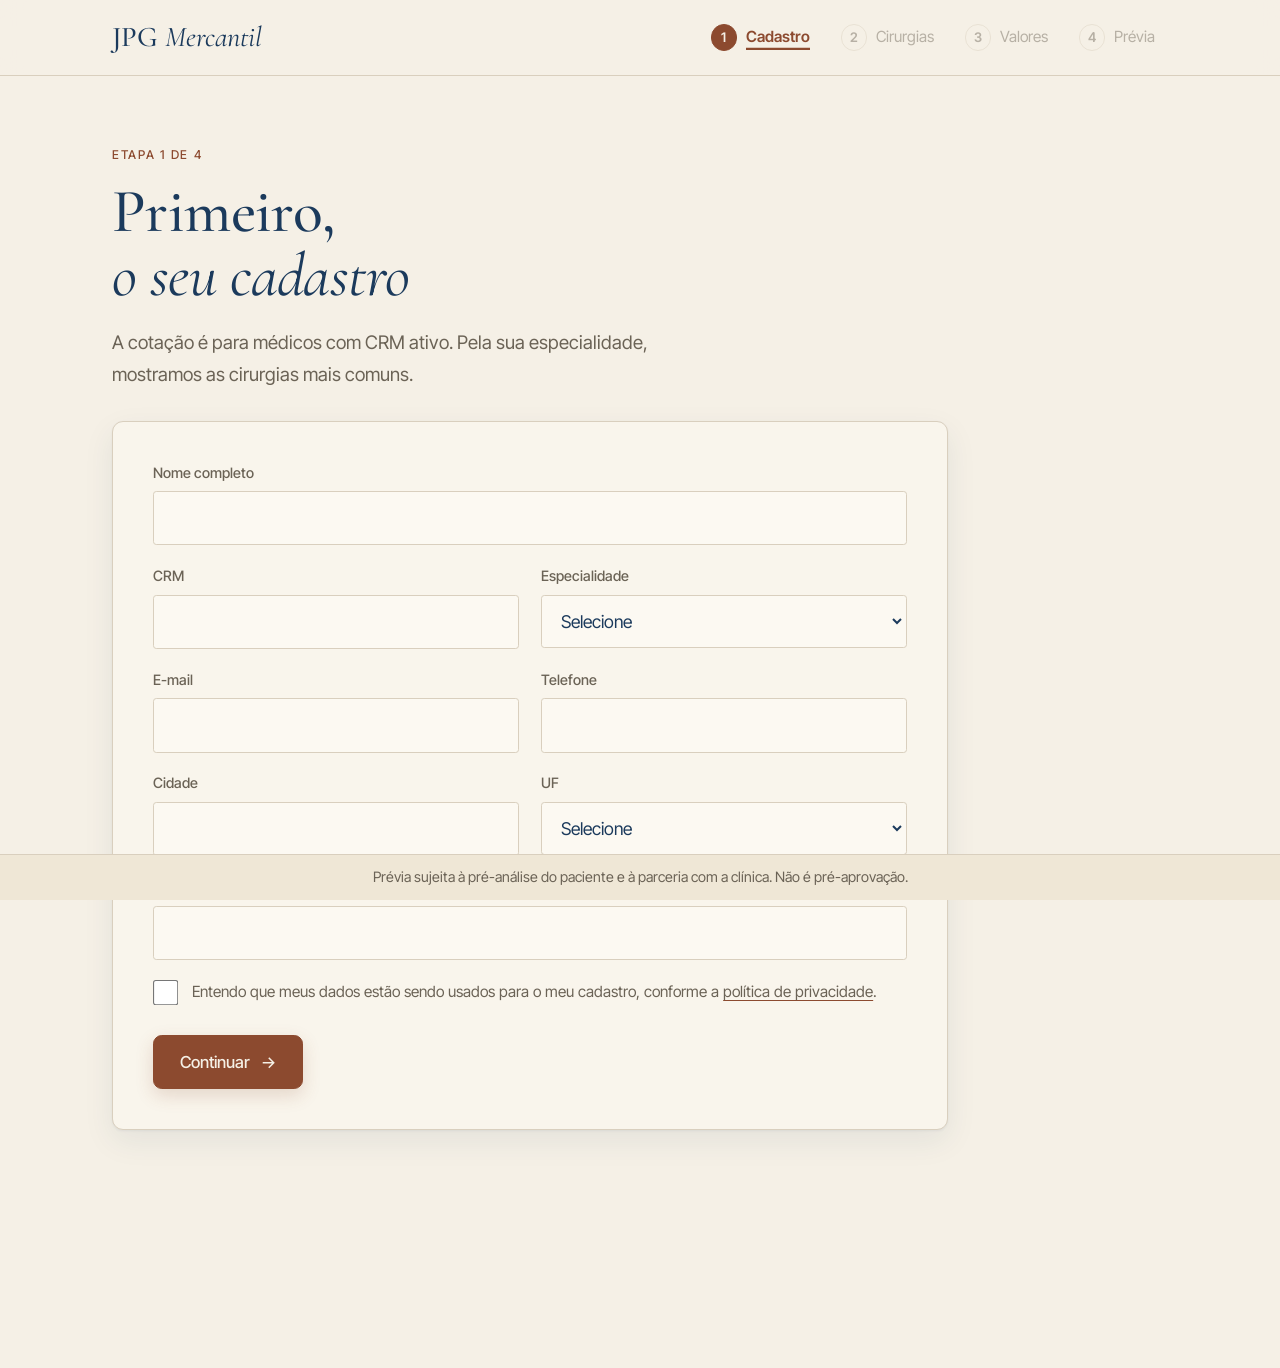
<file: simulador.html>
<!DOCTYPE html><html lang="pt-BR"> <head><meta name="robots" content="noindex, nofollow"><meta charset="utf-8"><meta name="viewport" content="width=device-width, initial-scale=1"><title>Cotação · JPG Mercantil</title><meta name="robots" content="noindex, nofollow"><!-- Monograma JPG do Brand Sheet (Visual/Logos/Flavicos (indigo).png). --><link rel="icon" type="image/png" href="favicon.png"><link rel="apple-touch-icon" href="apple-touch-icon.png"><link rel="preconnect" href="https://fonts.googleapis.com"><link rel="preconnect" href="https://fonts.gstatic.com" crossorigin><!-- Só os pesos usados: Cormorant 400/500/600 e 300 itálico; Inter Tight 400/500/600. --><link rel="stylesheet" href="https://fonts.googleapis.com/css2?family=Cormorant+Garamond:ital,wght@0,400;0,500;0,600;1,300&family=Inter+Tight:wght@400;500;600&display=swap"><link rel="stylesheet" href="assets/dentistas.DGocWXpp.css">
<link rel="stylesheet" href="assets/simulador-dentistas.CQsKyaDJ.css"></head> <body data-publico="medicos"> <header class="topo-sim"> <div class="topo-sim-wrap"> <a href="medicos.html" class="logo">JPG <em>Mercantil</em></a> <ol class="passos" aria-label="Etapas"> <li> <button type="button" class="passo" data-ir="1"> <span class="passo-n">1</span><span class="passo-nome">Cadastro</span> </button> </li><li> <button type="button" class="passo" data-ir="2" disabled> <span class="passo-n">2</span><span class="passo-nome">Cirurgias</span> </button> </li><li> <button type="button" class="passo" data-ir="3" disabled> <span class="passo-n">3</span><span class="passo-nome">Valores</span> </button> </li><li> <button type="button" class="passo" data-ir="4" disabled> <span class="passo-n">4</span><span class="passo-nome">Prévia</span> </button> </li> </ol> </div> </header> <main class="palco"> <!-- D05: o cadastro vem primeiro; para médicos a especialidade define as sugestões, dentista vê a lista inteira (V11-04) --> <section class="etapa" data-etapa="1"> <p class="eyebrow">Etapa 1 de 4</p> <h1 class="titulo" tabindex="-1">Primeiro,<br><em>o seu cadastro</em></h1> <p class="lede">A cotação é para médicos com CRM ativo. Pela sua especialidade, mostramos as cirurgias mais comuns.</p> <form id="form-cadastro" class="campos caixa formulario" novalidate> <label class="campo largo" data-astro-cid-milnrzmy><span data-astro-cid-milnrzmy>Nome completo</span><input name="nome" autocomplete="name" required data-astro-cid-milnrzmy></label> <label class="campo" data-astro-cid-milnrzmy><span data-astro-cid-milnrzmy>CRM</span><input name="crm" required data-astro-cid-milnrzmy></label> <label class="campo" data-astro-cid-milnrzmy> <span data-astro-cid-milnrzmy>Especialidade</span> <select name="especialidade" required data-astro-cid-milnrzmy> <option value="" selected disabled data-astro-cid-milnrzmy>Selecione</option> <option value="Cirurgia plástica e estética" data-astro-cid-milnrzmy>Cirurgia plástica e estética</option><option value="Oftalmologia" data-astro-cid-milnrzmy>Oftalmologia</option><option value="Dermatologia" data-astro-cid-milnrzmy>Dermatologia</option>  </select> </label>  <label class="campo" data-astro-cid-milnrzmy><span data-astro-cid-milnrzmy>E-mail</span><input name="email" type="email" autocomplete="email" required data-astro-cid-milnrzmy></label> <label class="campo" data-astro-cid-milnrzmy><span data-astro-cid-milnrzmy>Telefone</span><input name="telefone" type="tel" inputmode="tel" autocomplete="tel" required data-astro-cid-milnrzmy></label> <label class="campo" data-astro-cid-milnrzmy><span data-astro-cid-milnrzmy>Cidade</span><input name="cidade" autocomplete="address-level2" required data-astro-cid-milnrzmy></label> <label class="campo" data-astro-cid-milnrzmy> <span data-astro-cid-milnrzmy>UF</span> <select name="uf" required data-astro-cid-milnrzmy> <option value="" selected disabled data-astro-cid-milnrzmy>Selecione</option> <option value="AC" data-astro-cid-milnrzmy>AC</option><option value="AL" data-astro-cid-milnrzmy>AL</option><option value="AP" data-astro-cid-milnrzmy>AP</option><option value="AM" data-astro-cid-milnrzmy>AM</option><option value="BA" data-astro-cid-milnrzmy>BA</option><option value="CE" data-astro-cid-milnrzmy>CE</option><option value="DF" data-astro-cid-milnrzmy>DF</option><option value="ES" data-astro-cid-milnrzmy>ES</option><option value="GO" data-astro-cid-milnrzmy>GO</option><option value="MA" data-astro-cid-milnrzmy>MA</option><option value="MT" data-astro-cid-milnrzmy>MT</option><option value="MS" data-astro-cid-milnrzmy>MS</option><option value="MG" data-astro-cid-milnrzmy>MG</option><option value="PA" data-astro-cid-milnrzmy>PA</option><option value="PB" data-astro-cid-milnrzmy>PB</option><option value="PR" data-astro-cid-milnrzmy>PR</option><option value="PE" data-astro-cid-milnrzmy>PE</option><option value="PI" data-astro-cid-milnrzmy>PI</option><option value="RJ" data-astro-cid-milnrzmy>RJ</option><option value="RN" data-astro-cid-milnrzmy>RN</option><option value="RS" data-astro-cid-milnrzmy>RS</option><option value="RO" data-astro-cid-milnrzmy>RO</option><option value="RR" data-astro-cid-milnrzmy>RR</option><option value="SC" data-astro-cid-milnrzmy>SC</option><option value="SP" data-astro-cid-milnrzmy>SP</option><option value="SE" data-astro-cid-milnrzmy>SE</option><option value="TO" data-astro-cid-milnrzmy>TO</option> </select> </label> <label class="campo largo" data-astro-cid-milnrzmy><span data-astro-cid-milnrzmy>Nome da clínica</span><input name="clinica" autocomplete="organization" required data-astro-cid-milnrzmy></label> <label class="consentimento largo" data-astro-cid-milnrzmy> <input type="checkbox" name="consentimento" required data-astro-cid-milnrzmy> <span data-astro-cid-milnrzmy>
Entendo que meus dados estão sendo usados para o meu cadastro, conforme a
<a href="privacidade.html" target="_blank" rel="noopener" data-astro-cid-milnrzmy>política de privacidade</a>.
</span> </label>  <p class="erro largo" id="erro-cadastro" role="alert"></p> <div class="acoes largo"> <button type="submit" class="btn">Continuar<span class="seta" aria-hidden="true">&#8594;</span></button> </div> </form> </section> <section class="etapa" data-etapa="2" hidden> <p class="eyebrow">Etapa 2 de 4</p> <h2 class="titulo" tabindex="-1">Quais cirurgias<br><em>você quer oferecer?</em></h2> <p class="lede" id="sugestoes-lede"></p> <ul class="cirurgias" id="sugestoes"></ul> <div class="busca"> <label class="rotulo" for="busca">Não achou a cirurgia? Procure na lista completa ou escreva o nome</label> <div class="busca-caixa"> <input id="busca" class="busca-campo" type="search" role="combobox" autocomplete="off" placeholder="Ex.: rinoplastia" aria-autocomplete="list" aria-expanded="false" aria-controls="busca-lista"> <ul id="busca-lista" class="busca-lista" role="listbox" hidden></ul> </div> </div> <div class="selecionadas"> <p class="rotulo" id="selecionadas-titulo"></p> <ul class="chips" id="selecionadas"></ul> </div> <p class="erro" id="erro-cirurgias" role="alert"></p> <div class="acoes"> <button type="button" class="btn" id="ir-precos">Continuar<span class="seta" aria-hidden="true">&#8594;</span></button> </div> </section> <section class="etapa" data-etapa="3" hidden> <p class="eyebrow">Etapa 3 de 4</p> <h2 class="titulo" tabindex="-1">Quanto custa<br><em>cada cirurgia?</em></h2> <p class="lede">Informe o orçamento de cada uma, como a clínica passa ao paciente. Se o paciente quiser dar uma entrada, dá para incluir.</p> <form id="form-precos" novalidate> <div class="precos" id="precos"></div> <p class="erro" id="erro-precos" role="alert"></p> <div class="acoes"> <button type="submit" class="btn">Ver a prévia<span class="seta" aria-hidden="true">&#8594;</span></button> <button type="button" class="link" data-ir="2">Voltar para as cirurgias</button> </div> </form> </section> <section class="etapa" data-etapa="4" hidden> <p class="eyebrow">Etapa 4 de 4 · prévia</p> <h2 class="titulo" tabindex="-1">Prévia do<br><em>pagamento</em></h2> <!-- A arquitetura diz que é cotação: o aviso vem antes dos números, não no rodapé. --> <div class="estimativa"> <p class="estimativa-titulo">Isto é uma prévia, não uma proposta.</p> <p>
Os valores servem de referência para você conversar com a JPG. As condições de cada paciente
            saem depois da parceria com a sua clínica e da pré-análise dele, e os prazos e as parcelas podem ser diferentes.
</p> </div> <p class="lede" id="parcelas-resumo"></p> <div class="itens" id="resultados"></div> <button type="button" class="addon" data-ir="2">+ Adicionar outra cirurgia</button> <div class="acoes"> <button type="button" class="btn" data-acao="enviar">Enviar cotação para a JPG<span class="seta" aria-hidden="true">&#8594;</span></button> <button type="button" class="link" data-ir="3">Editar preços</button> </div> </section> </main> <p class="aviso">Prévia sujeita à pré-análise do paciente e à parceria com a clínica. Não é pré-aprovação.</p> <script type="module" src="assets/Simulador.astro_astro_type_script_index_0_lang.Dy1Z6cx9.js"></script> </body> </html>
</file>
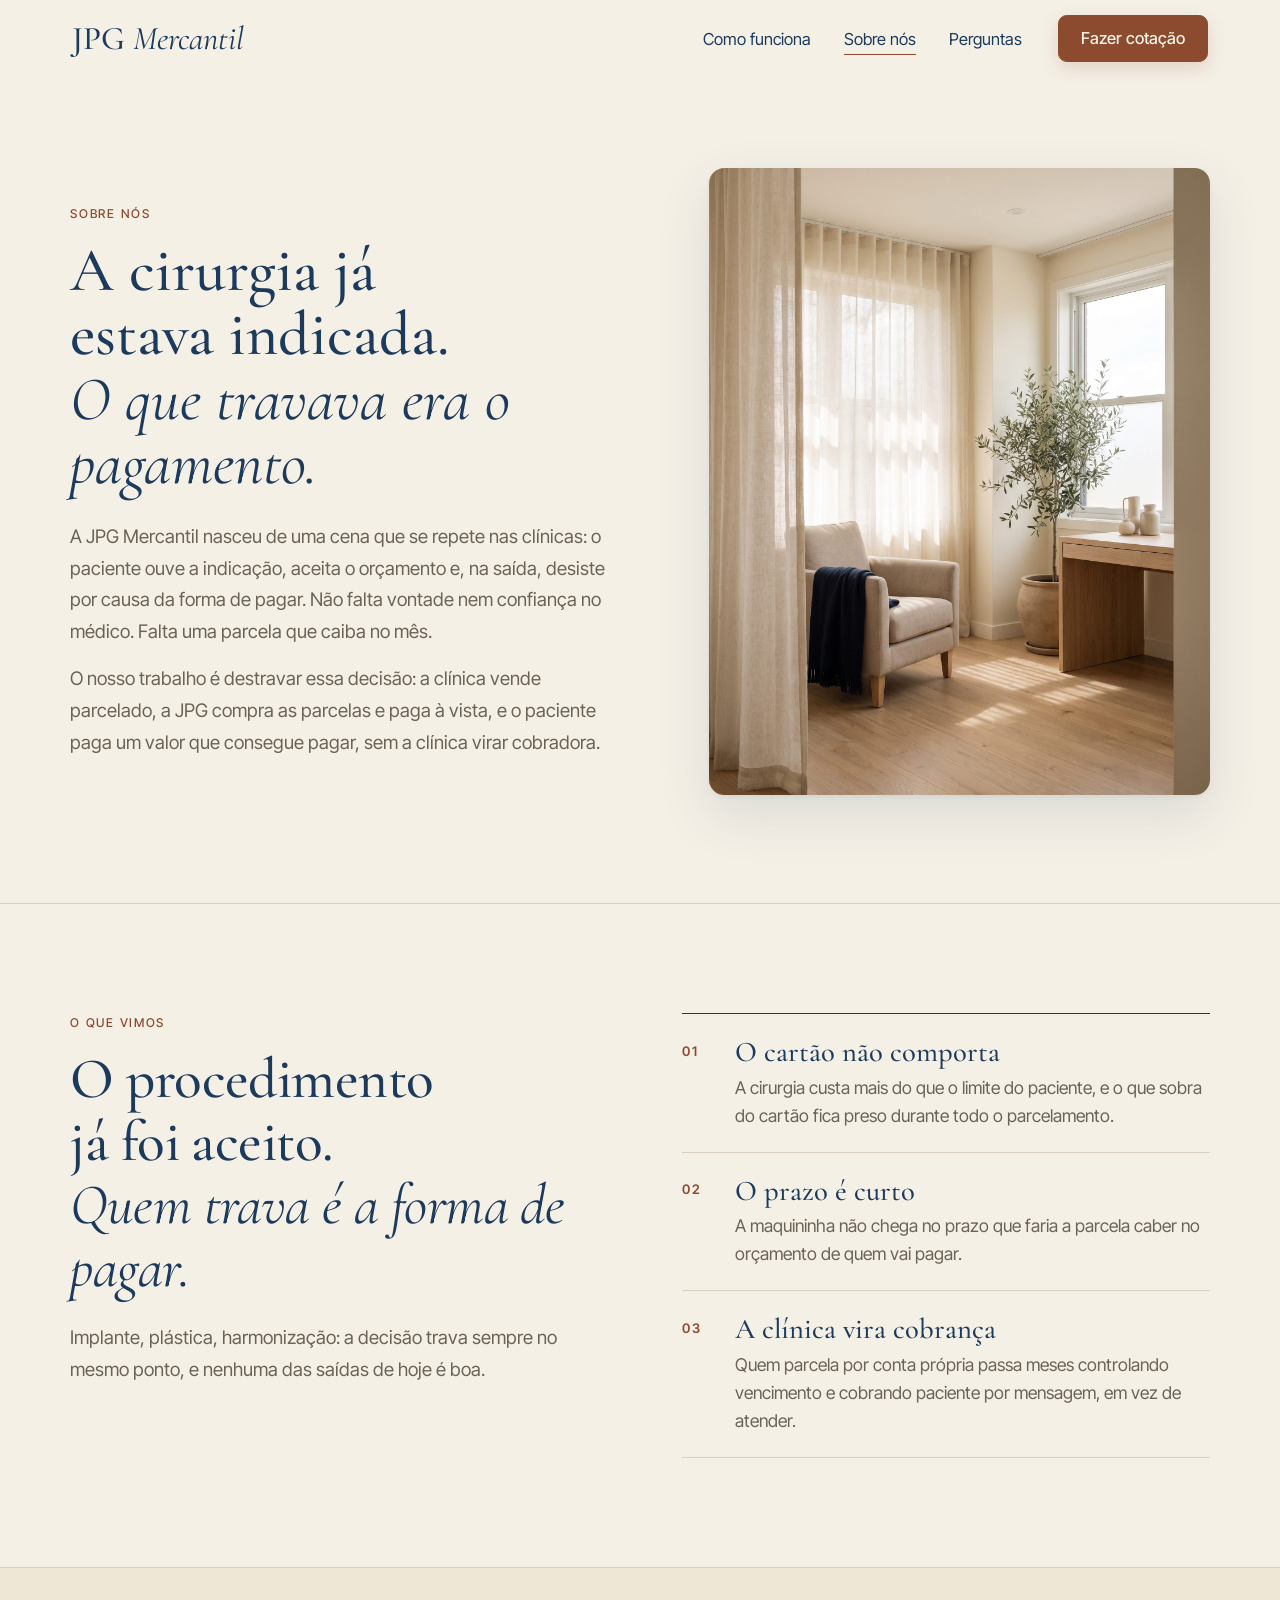
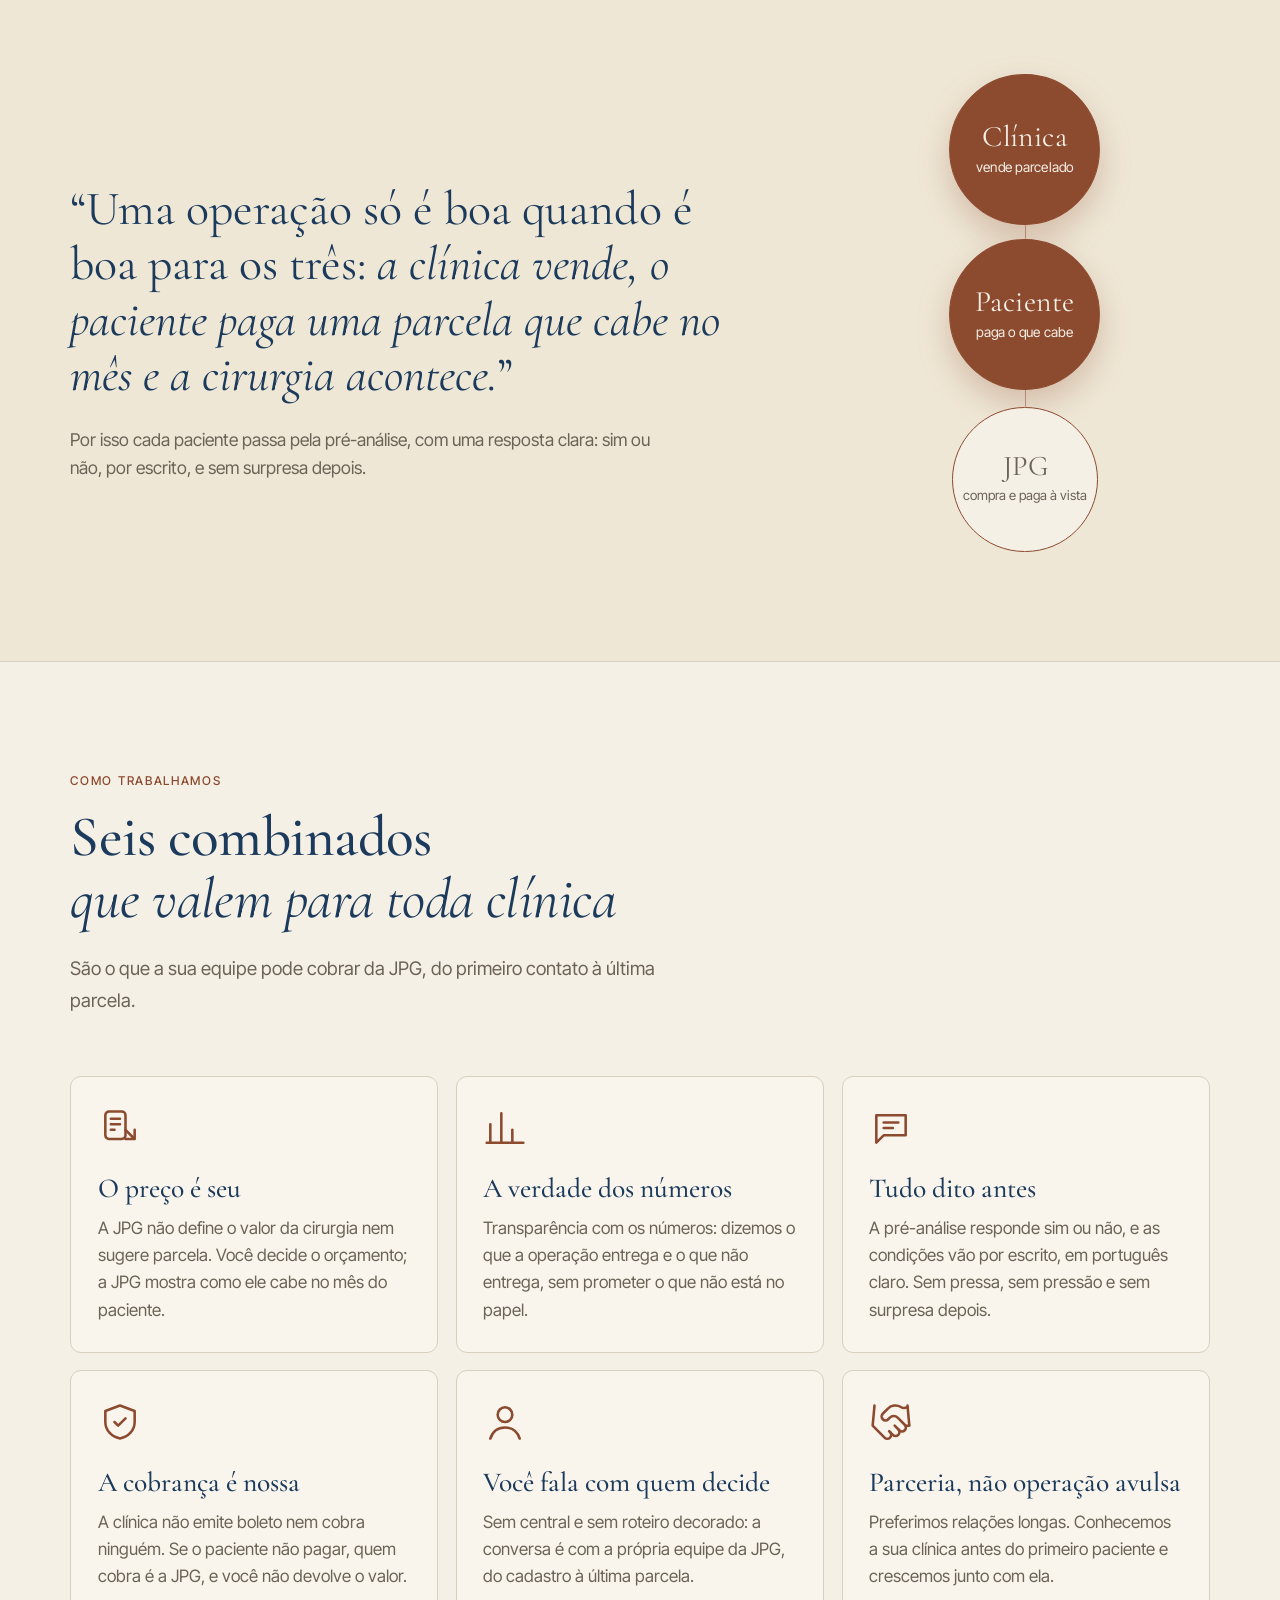
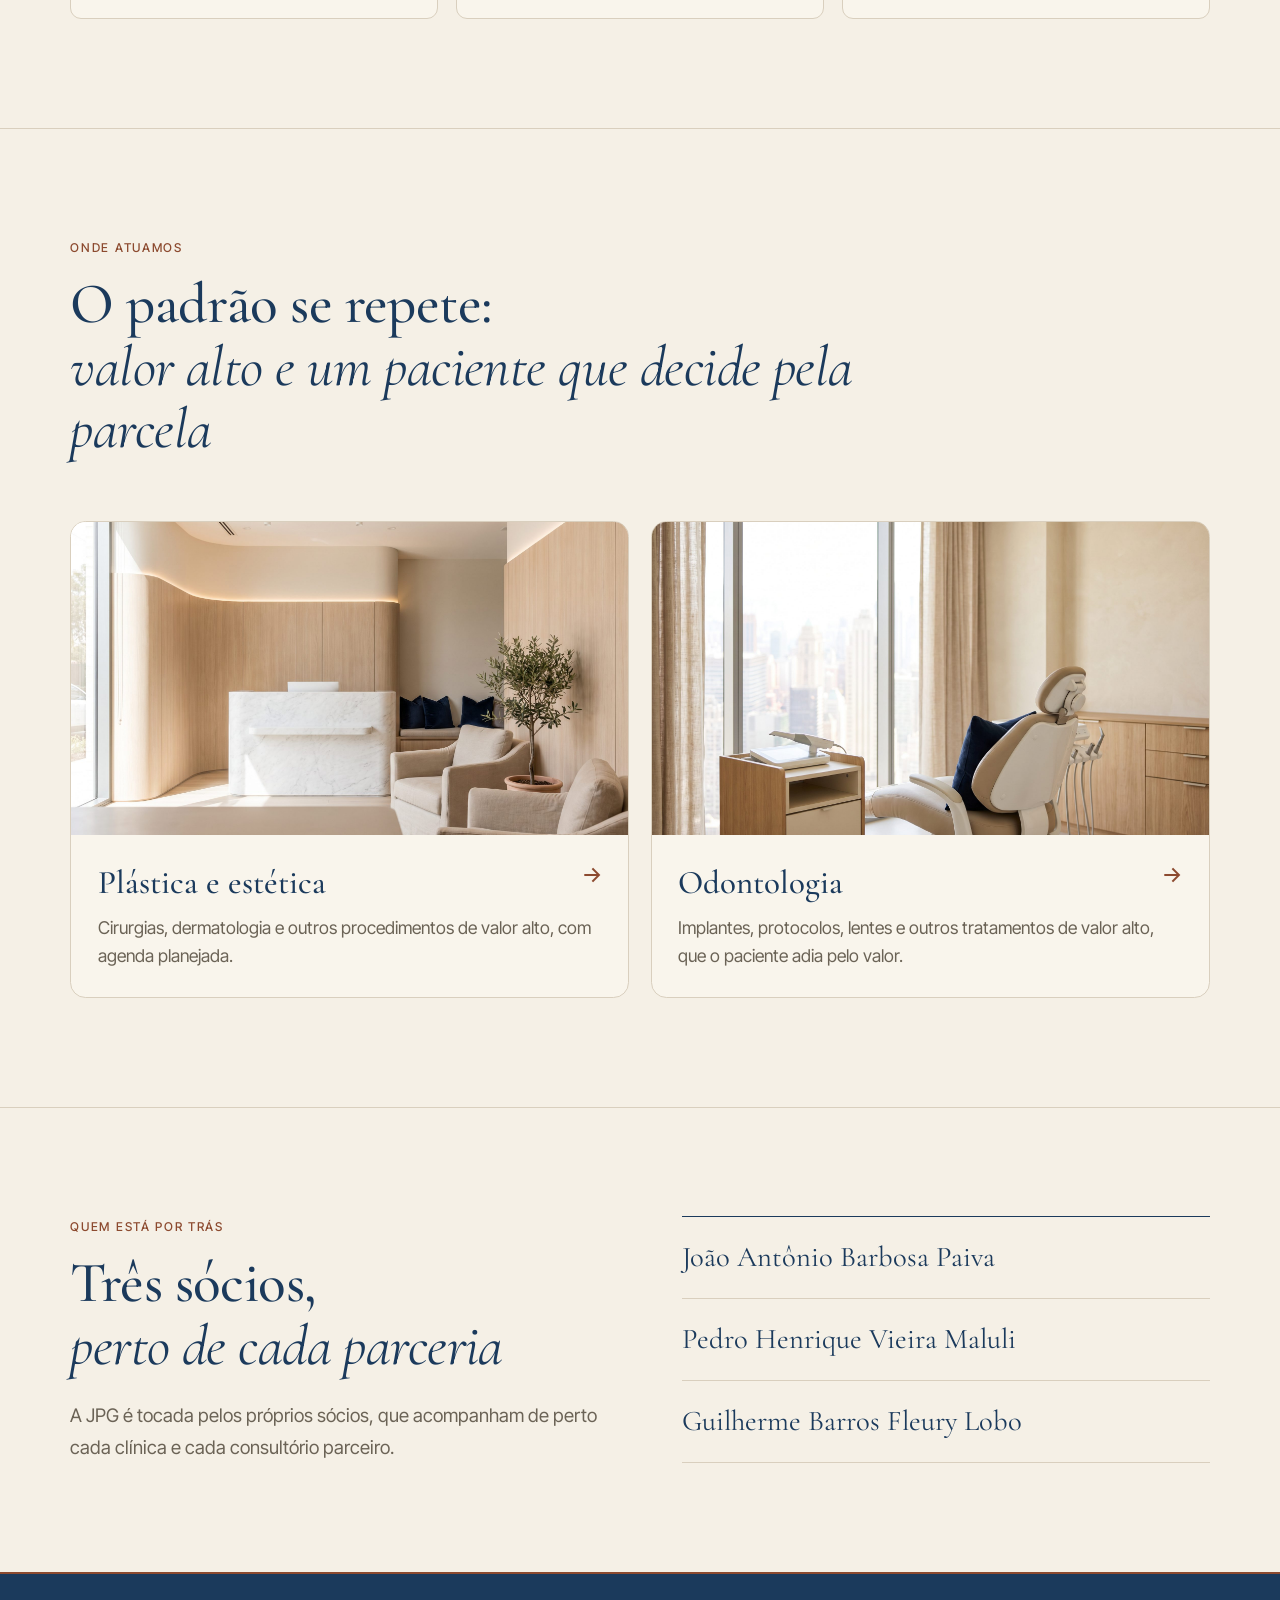
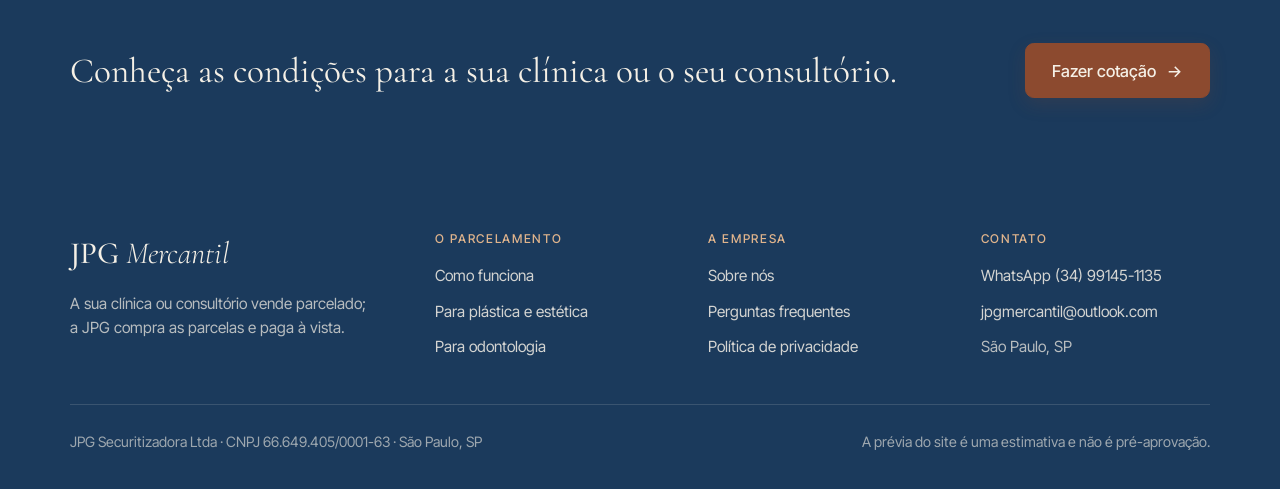
<file: sobre.html>
<!DOCTYPE html><html lang="pt-BR"> <head><meta name="robots" content="noindex, nofollow"><meta charset="utf-8"><meta name="viewport" content="width=device-width, initial-scale=1"><title>Sobre nós · JPG Mercantil</title><meta name="description" content="Por que a JPG Mercantil existe: para que o procedimento indicado aconteça, com uma parcela que o paciente consegue pagar e a clínica fora da cobrança."><!-- Monograma JPG do Brand Sheet (Visual/Logos/Flavicos (indigo).png). --><link rel="icon" type="image/png" href="favicon.png"><link rel="apple-touch-icon" href="apple-touch-icon.png"><link rel="preconnect" href="https://fonts.googleapis.com"><link rel="preconnect" href="https://fonts.gstatic.com" crossorigin><!-- Só os pesos usados: Cormorant 400/500/600 e 300 itálico; Inter Tight 400/500/600. --><link rel="stylesheet" href="https://fonts.googleapis.com/css2?family=Cormorant+Garamond:ital,wght@0,400;0,500;0,600;1,300&family=Inter+Tight:wght@400;500;600&display=swap"><script>document.documentElement.classList.add('js');</script><link rel="stylesheet" href="assets/dentistas.DGocWXpp.css">
<link rel="stylesheet" href="assets/dentistas.C5u8ZIue.css">
<style>.lede[data-astro-cid-huc2lya7]{margin-top:20px}
</style>
<link rel="stylesheet" href="assets/sobre.CyuenbVh.css"></head> <body>  <header class="nav" id="nav" data-astro-cid-5blmo7yk> <div class="nav-wrap" data-astro-cid-5blmo7yk> <div class="nav-marca" data-astro-cid-5blmo7yk> <a href="index.html" class="nav-logo" aria-label="JPG Mercantil, início" data-astro-cid-5blmo7yk>JPG <em data-astro-cid-5blmo7yk>Mercantil</em></a>  </div> <nav aria-label="Principal" id="nav-menu" data-astro-cid-5blmo7yk> <ul class="nav-links" data-astro-cid-5blmo7yk> <li data-astro-cid-5blmo7yk><a href="index.html#como-funciona" data-astro-cid-5blmo7yk>Como funciona</a></li><li data-astro-cid-5blmo7yk><a href="sobre.html" aria-current="page" data-astro-cid-5blmo7yk>Sobre nós</a></li><li data-astro-cid-5blmo7yk><a href="perguntas.html" data-astro-cid-5blmo7yk>Perguntas</a></li> </ul> </nav> <button type="button" class="btn nav-cta" data-escolher-area data-astro-cid-5blmo7yk>Fazer cotação</button> <button type="button" class="nav-botao" id="nav-botao" aria-expanded="false" aria-controls="nav-menu" data-astro-cid-5blmo7yk> <span class="sr" data-astro-cid-5blmo7yk>Abrir menu</span> <span class="traco" aria-hidden="true" data-astro-cid-5blmo7yk></span> </button> </div> </header> <!-- Antes de qualquer cotação fora da landing de um público: médico ou dentista? --> <dialog class="escolha-area" id="escolha-area" aria-labelledby="escolha-area-titulo" data-astro-cid-5blmo7yk> <div class="escolha-area-corpo" data-astro-cid-5blmo7yk> <div class="escolha-area-topo" data-astro-cid-5blmo7yk> <div data-astro-cid-5blmo7yk> <p class="escolha-area-eyebrow" data-astro-cid-5blmo7yk>Fazer uma cotação</p> <h2 class="escolha-area-titulo" id="escolha-area-titulo" data-astro-cid-5blmo7yk>Você é <em data-astro-cid-5blmo7yk>médico</em> ou <em data-astro-cid-5blmo7yk>dentista?</em></h2> </div> <button type="button" class="escolha-area-fechar" data-fechar-escolha aria-label="Fechar" data-astro-cid-5blmo7yk>&times;</button> </div> <div class="escolha-area-opcoes" data-astro-cid-5blmo7yk> <a href="simulador.html" class="escolha-area-opcao" data-astro-cid-5blmo7yk> <img src="img/v10/porta-estetica.jpg" alt="" width="640" height="427" loading="lazy" data-astro-cid-5blmo7yk> <span class="escolha-area-rotulo" data-astro-cid-5blmo7yk>Plástica e estética <span class="escolha-area-seta" aria-hidden="true" data-astro-cid-5blmo7yk>&#8594;</span></span> <span class="escolha-area-texto" data-astro-cid-5blmo7yk>Cirurgias, dermatologia e outros. Cadastro com CRM.</span> </a> <a href="simulador-dentistas.html" class="escolha-area-opcao" data-astro-cid-5blmo7yk> <img src="img/v10/porta-odonto.jpg" alt="" width="640" height="427" loading="lazy" data-astro-cid-5blmo7yk> <span class="escolha-area-rotulo" data-astro-cid-5blmo7yk>Odontologia <span class="escolha-area-seta" aria-hidden="true" data-astro-cid-5blmo7yk>&#8594;</span></span> <span class="escolha-area-texto" data-astro-cid-5blmo7yk>Implantes, protocolos, lentes e outros. Cadastro com CRO.</span> </a> </div> </div> </dialog> <script type="module">const d="jpg.publico.v1",l=document.getElementById("nav")?.dataset.publico;try{l&&localStorage.setItem(d,l);const e=l?null:localStorage.getItem(d);if(e==="medicos"||e==="dentistas"){const t=e==="medicos"?"waMedicos":"waDentistas";document.querySelectorAll("a[data-wa-medicos]").forEach(n=>{n.dataset[t]&&(n.href=n.dataset[t])})}}catch{}const o=document.getElementById("nav"),i=()=>o?.classList.toggle("rolado",window.scrollY>24);i();window.addEventListener("scroll",i,{passive:!0});const s=document.getElementById("nav-botao"),r=s?.querySelector(".sr"),c=e=>{o?.classList.toggle("aberto",e),s?.setAttribute("aria-expanded",String(e)),r&&(r.textContent=e?"Fechar menu":"Abrir menu")};s?.addEventListener("click",()=>c(!o?.classList.contains("aberto")));o?.querySelectorAll(".nav-links a").forEach(e=>e.addEventListener("click",()=>c(!1)));document.addEventListener("keydown",e=>{e.key==="Escape"&&o?.classList.contains("aberto")&&(c(!1),s?.focus())});const a=document.getElementById("escolha-area");document.addEventListener("click",e=>{!a||!e.target.closest("[data-escolher-area]")||(c(!1),a.showModal())});a?.addEventListener("click",e=>{const t=e.target;(t===a||t.closest("[data-fechar-escolha]"))&&a.close()});</script>  <main data-astro-cid-3fksv3gz> <section class="sec primeira" data-astro-cid-3fksv3gz> <div class="wrap sobre-abertura" data-astro-cid-3fksv3gz> <div data-astro-cid-3fksv3gz> <p class="eyebrow reveal" data-astro-cid-3fksv3gz>Sobre nós</p> <h1 class="sobre-titulo reveal rd1" data-astro-cid-3fksv3gz>A cirurgia já estava indicada.<br data-astro-cid-3fksv3gz><em data-astro-cid-3fksv3gz>O que travava era o pagamento.</em></h1> <p class="lede reveal rd2" data-astro-cid-3fksv3gz>
A JPG Mercantil nasceu de uma cena que se repete nas clínicas: o paciente ouve a indicação, aceita o orçamento e,
            na saída, desiste por causa da forma de pagar. Não falta vontade nem confiança no médico. Falta uma parcela que caiba no mês.
</p> <p class="lede reveal rd3" data-astro-cid-3fksv3gz>
O nosso trabalho é destravar essa decisão: a clínica vende parcelado, a JPG compra as parcelas e paga à vista, e o
            paciente paga um valor que consegue pagar, sem a clínica virar cobradora.
</p> </div> <div class="sobre-foto reveal rd1" data-astro-cid-3fksv3gz> <img src="img/v10/sobre-consultorio.jpg" alt="Consultório vazio com luz da manhã, poltrona e mesa de madeira" width="1760" height="2200" fetchpriority="high" data-astro-cid-3fksv3gz> </div> </div> </section> <section class="sec" data-astro-cid-3fksv3gz> <div class="wrap duas-colunas" data-astro-cid-3fksv3gz> <div class="reveal" data-astro-cid-huc2lya7> <p class="eyebrow" data-astro-cid-huc2lya7>O que vimos</p> <h2 class="titulo" data-astro-cid-huc2lya7="true">O procedimento já foi aceito.<br data-astro-cid-huc2lya7><em data-astro-cid-huc2lya7>Quem trava é a forma de pagar.</em></h2> <p class="lede" data-astro-cid-huc2lya7>Implante, plástica, harmonização: a decisão trava sempre no mesmo ponto, e nenhuma das saídas de hoje é boa.</p> </div>  <ol class="vimos" data-astro-cid-3fksv3gz> <li class="reveal rd1" data-astro-cid-3fksv3gz><h3 data-astro-cid-3fksv3gz>O cartão não comporta</h3><p data-astro-cid-3fksv3gz>A cirurgia custa mais do que o limite do paciente, e o que sobra do cartão fica preso durante todo o parcelamento.</p></li><li class="reveal rd2" data-astro-cid-3fksv3gz><h3 data-astro-cid-3fksv3gz>O prazo é curto</h3><p data-astro-cid-3fksv3gz>A maquininha não chega no prazo que faria a parcela caber no orçamento de quem vai pagar.</p></li><li class="reveal rd3" data-astro-cid-3fksv3gz><h3 data-astro-cid-3fksv3gz>A clínica vira cobrança</h3><p data-astro-cid-3fksv3gz>Quem parcela por conta própria passa meses controlando vencimento e cobrando paciente por mensagem, em vez de atender.</p></li> </ol> </div> </section> <section class="sec move" data-astro-cid-3fksv3gz> <div class="wrap move-grid" data-astro-cid-3fksv3gz> <div data-astro-cid-3fksv3gz> <p class="eyebrow reveal" data-astro-cid-3fksv3gz>O que nos move</p> <p class="move-frase reveal rd1" data-astro-cid-3fksv3gz>
“Uma operação só é boa quando é boa para os três: <em data-astro-cid-3fksv3gz>a clínica vende, o paciente paga uma parcela que cabe no mês e a
            cirurgia acontece.</em>”
</p> <p class="move-apoio reveal rd2" data-astro-cid-3fksv3gz>
Por isso cada paciente passa pela pré-análise, com uma resposta clara: sim ou não, por escrito, e sem surpresa
            depois.
</p> </div> <ol class="tres reveal rd2" aria-label="Os três lados" data-astro-cid-3fksv3gz> <li data-astro-cid-3fksv3gz><span data-astro-cid-3fksv3gz>Clínica</span><small data-astro-cid-3fksv3gz>vende parcelado</small></li> <li data-astro-cid-3fksv3gz><span data-astro-cid-3fksv3gz>Paciente</span><small data-astro-cid-3fksv3gz>paga o que cabe</small></li> <li data-astro-cid-3fksv3gz><span data-astro-cid-3fksv3gz>JPG</span><small data-astro-cid-3fksv3gz>compra e paga à vista</small></li> </ol> </div> </section> <section class="sec" data-astro-cid-3fksv3gz> <div class="wrap" data-astro-cid-3fksv3gz> <div class="topo" data-astro-cid-3fksv3gz> <div class="reveal" data-astro-cid-huc2lya7> <p class="eyebrow" data-astro-cid-huc2lya7>Como trabalhamos</p> <h2 class="titulo" data-astro-cid-huc2lya7="true">Seis combinados<br data-astro-cid-huc2lya7><em data-astro-cid-huc2lya7>que valem para toda clínica</em></h2> <p class="lede" data-astro-cid-huc2lya7>São o que a sua equipe pode cobrar da JPG, do primeiro contato à última parcela.</p> </div>  </div> <ul class="principios" data-astro-cid-3fksv3gz> <li class="principio reveal rd1" data-astro-cid-3fksv3gz> <svg viewBox="0 0 24 24" aria-hidden="true" data-astro-cid-3fksv3gz><rect x="4" y="3" width="11" height="15" rx="2"/><path d="M7 7h5M7 10h5M7 13h2"/><path d="M15 13l5 5M20 13v5h-5"/></svg> <h3 data-astro-cid-3fksv3gz>O preço é seu</h3> <p data-astro-cid-3fksv3gz>A JPG não define o valor da cirurgia nem sugere parcela. Você decide o orçamento; a JPG mostra como ele cabe no mês do paciente.</p> </li><li class="principio reveal rd2" data-astro-cid-3fksv3gz> <svg viewBox="0 0 24 24" aria-hidden="true" data-astro-cid-3fksv3gz><path d="M4 20V10M10 20V4M16 20v-7M22 20H2"/></svg> <h3 data-astro-cid-3fksv3gz>A verdade dos números</h3> <p data-astro-cid-3fksv3gz>Transparência com os números: dizemos o que a operação entrega e o que não entrega, sem prometer o que não está no papel.</p> </li><li class="principio reveal rd3" data-astro-cid-3fksv3gz> <svg viewBox="0 0 24 24" aria-hidden="true" data-astro-cid-3fksv3gz><path d="M4 5h16v11H8l-4 4z"/><path d="M8 9h8M8 12h5"/></svg> <h3 data-astro-cid-3fksv3gz>Tudo dito antes</h3> <p data-astro-cid-3fksv3gz>A pré-análise responde sim ou não, e as condições vão por escrito, em português claro. Sem pressa, sem pressão e sem surpresa depois.</p> </li><li class="principio reveal rd1" data-astro-cid-3fksv3gz> <svg viewBox="0 0 24 24" aria-hidden="true" data-astro-cid-3fksv3gz><path d="M12 3l8 3v6c0 4.5-3.4 8-8 9-4.6-1-8-4.5-8-9V6z"/><path d="M9 12l2 2 4-4"/></svg> <h3 data-astro-cid-3fksv3gz>A cobrança é nossa</h3> <p data-astro-cid-3fksv3gz>A clínica não emite boleto nem cobra ninguém. Se o paciente não pagar, quem cobra é a JPG, e você não devolve o valor.</p> </li><li class="principio reveal rd2" data-astro-cid-3fksv3gz> <svg viewBox="0 0 24 24" aria-hidden="true" data-astro-cid-3fksv3gz><circle cx="12" cy="8" r="4"/><path d="M4 21c1.3-4 4.3-6 8-6s6.7 2 8 6"/></svg> <h3 data-astro-cid-3fksv3gz>Você fala com quem decide</h3> <p data-astro-cid-3fksv3gz>Sem central e sem roteiro decorado: a conversa é com a própria equipe da JPG, do cadastro à última parcela.</p> </li><li class="principio reveal rd3" data-astro-cid-3fksv3gz> <svg viewBox="0 0 24 24" aria-hidden="true" data-astro-cid-3fksv3gz><path d="m11 17 2 2a1 1 0 1 0 3-3"/><path d="m14 14 2.5 2.5a1 1 0 1 0 3-3l-3.88-3.88a3 3 0 0 0-4.24 0l-.88.88a1 1 0 1 1-3-3l2.81-2.81a5.79 5.79 0 0 1 7.06-.87l.47.28a2 2 0 0 0 1.42.25L21 4"/><path d="m21 3 1 11h-2"/><path d="M3 3 2 14l6.5 6.5a1 1 0 1 0 3-3"/></svg> <h3 data-astro-cid-3fksv3gz>Parceria, não operação avulsa</h3> <p data-astro-cid-3fksv3gz>Preferimos relações longas. Conhecemos a sua clínica antes do primeiro paciente e crescemos junto com ela.</p> </li> </ul> </div> </section> <section class="sec" data-astro-cid-3fksv3gz> <div class="wrap" data-astro-cid-3fksv3gz> <div class="topo" data-astro-cid-3fksv3gz> <div class="reveal" data-astro-cid-huc2lya7> <p class="eyebrow" data-astro-cid-huc2lya7>Onde atuamos</p> <h2 class="titulo" data-astro-cid-huc2lya7="true">O padrão se repete:<br data-astro-cid-huc2lya7><em data-astro-cid-huc2lya7>valor alto e um paciente que decide pela parcela</em></h2>  </div>  </div> <ul class="lugares" data-astro-cid-3fksv3gz> <li class="reveal rd1" data-astro-cid-3fksv3gz> <a href="medicos.html" class="lugar" data-astro-cid-3fksv3gz> <div class="lugar-foto" data-astro-cid-3fksv3gz><img src="img/v10/porta-estetica.jpg" alt="Recepção de uma clínica de estética" width="1320" height="880" loading="lazy" data-astro-cid-3fksv3gz></div> <div class="lugar-texto" data-astro-cid-3fksv3gz> <h3 data-astro-cid-3fksv3gz>Plástica e estética <span aria-hidden="true" data-astro-cid-3fksv3gz>&#8594;</span></h3> <p data-astro-cid-3fksv3gz>Cirurgias, dermatologia e outros procedimentos de valor alto, com agenda planejada.</p> </div> </a> </li><li class="reveal rd2" data-astro-cid-3fksv3gz> <a href="dentistas.html" class="lugar" data-astro-cid-3fksv3gz> <div class="lugar-foto" data-astro-cid-3fksv3gz><img src="img/v10/porta-odonto.jpg" alt="Consultório odontológico com a cadeira vazia" width="1320" height="880" loading="lazy" data-astro-cid-3fksv3gz></div> <div class="lugar-texto" data-astro-cid-3fksv3gz> <h3 data-astro-cid-3fksv3gz>Odontologia <span aria-hidden="true" data-astro-cid-3fksv3gz>&#8594;</span></h3> <p data-astro-cid-3fksv3gz>Implantes, protocolos, lentes e outros tratamentos de valor alto, que o paciente adia pelo valor.</p> </div> </a> </li> </ul> </div> </section> <section class="sec" data-astro-cid-3fksv3gz> <div class="wrap socios" data-astro-cid-3fksv3gz> <div class="reveal" data-astro-cid-huc2lya7> <p class="eyebrow" data-astro-cid-huc2lya7>Quem está por trás</p> <h2 class="titulo" data-astro-cid-huc2lya7="true">Três sócios,<br data-astro-cid-huc2lya7><em data-astro-cid-huc2lya7>perto de cada parceria</em></h2> <p class="lede" data-astro-cid-huc2lya7>A JPG é tocada pelos próprios sócios, que acompanham de perto cada clínica e cada consultório parceiro.</p> </div>  <ul class="socios-nomes reveal rd1" data-astro-cid-3fksv3gz> <li data-astro-cid-3fksv3gz>João Antônio Barbosa Paiva</li><li data-astro-cid-3fksv3gz>Pedro Henrique Vieira Maluli</li><li data-astro-cid-3fksv3gz>Guilherme Barros Fleury Lobo</li> </ul> </div> </section> </main> <section class="faixa" data-astro-cid-3fksv3gz> <div class="wrap faixa-wrap reveal" data-astro-cid-3fksv3gz> <p data-astro-cid-3fksv3gz>Conheça as condições para a sua clínica ou o seu consultório.</p> <button type="button" class="btn" data-escolher-area data-astro-cid-3fksv3gz>Fazer cotação<span class="seta" aria-hidden="true" data-astro-cid-3fksv3gz>&#8594;</span></button> </div> </section> <footer class="rodape" data-astro-cid-wamvvw7j> <div class="wrap" data-astro-cid-wamvvw7j> <div class="rodape-grade" data-astro-cid-wamvvw7j> <div class="rodape-marca" data-astro-cid-wamvvw7j> <a href="index.html" class="rodape-logo" data-astro-cid-wamvvw7j>JPG <em data-astro-cid-wamvvw7j>Mercantil</em></a> <p data-astro-cid-wamvvw7j>A sua clínica ou consultório vende parcelado; a JPG compra as parcelas e paga à vista.</p> </div> <nav aria-label="O parcelamento" data-astro-cid-wamvvw7j> <p class="rodape-titulo" data-astro-cid-wamvvw7j>O parcelamento</p> <ul data-astro-cid-wamvvw7j><li data-astro-cid-wamvvw7j><a href="index.html#como-funciona" data-astro-cid-wamvvw7j>Como funciona</a></li><li data-astro-cid-wamvvw7j><a href="medicos.html" data-astro-cid-wamvvw7j>Para plástica e estética</a></li><li data-astro-cid-wamvvw7j><a href="dentistas.html" data-astro-cid-wamvvw7j>Para odontologia</a></li></ul> </nav> <nav aria-label="A empresa" data-astro-cid-wamvvw7j> <p class="rodape-titulo" data-astro-cid-wamvvw7j>A empresa</p> <ul data-astro-cid-wamvvw7j><li data-astro-cid-wamvvw7j><a href="sobre.html" data-astro-cid-wamvvw7j>Sobre nós</a></li><li data-astro-cid-wamvvw7j><a href="perguntas.html" data-astro-cid-wamvvw7j>Perguntas frequentes</a></li><li data-astro-cid-wamvvw7j><a href="privacidade.html" data-astro-cid-wamvvw7j>Política de privacidade</a></li></ul> </nav> <div data-astro-cid-wamvvw7j> <p class="rodape-titulo" data-astro-cid-wamvvw7j>Contato</p> <ul data-astro-cid-wamvvw7j> <li data-astro-cid-wamvvw7j><a href="https://wa.me/5534991451135?text=Ol%C3%A1!%20Vim%20pelo%20site%20da%20JPG%20Mercantil%20e%20quero%20entender%20como%20funciona%20o%20parcelamento%20para%20os%20meus%20pacientes." data-wa-medicos="https://wa.me/5534991451135?text=Ol%C3%A1!%20Vim%20pelo%20site%20da%20JPG%20Mercantil.%20Sou%20m%C3%A9dico%20e%20quero%20entender%20como%20funciona%20o%20parcelamento%20para%20os%20meus%20pacientes." data-wa-dentistas="https://wa.me/5534991451135?text=Ol%C3%A1!%20Vim%20pelo%20site%20da%20JPG%20Mercantil.%20Sou%20dentista%20e%20quero%20entender%20como%20funciona%20o%20parcelamento%20para%20os%20meus%20pacientes." class="astro-wamvvw7j" target="_blank" rel="noopener" data-astro-cid-wamvvw7j>WhatsApp (34) 99145-1135</a></li> <li data-astro-cid-wamvvw7j><a href="mailto:jpgmercantil@outlook.com" data-astro-cid-wamvvw7j>jpgmercantil@outlook.com</a></li> <li data-astro-cid-wamvvw7j>São Paulo, SP</li> </ul> </div> </div> <div class="rodape-base" data-astro-cid-wamvvw7j> <p data-astro-cid-wamvvw7j>JPG Securitizadora Ltda · CNPJ 66.649.405/0001-63 · São Paulo, SP</p> <p data-astro-cid-wamvvw7j>A prévia do site é uma estimativa e não é pré-aprovação.</p> </div> </div> </footer>   <script type="module">const r=document.querySelectorAll(".reveal");if("IntersectionObserver"in window){const e=new IntersectionObserver(n=>{for(const t of n)t.isIntersecting&&(t.target.classList.add("in"),e.unobserve(t.target))},{rootMargin:"0px 0px -8% 0px"});r.forEach(n=>e.observe(n))}else r.forEach(e=>e.classList.add("in"));</script> </body> </html> <script type="module">const s=document.querySelector(".tres");if(s&&"IntersectionObserver"in window){const e=new IntersectionObserver(([r])=>{r.isIntersecting&&(e.disconnect(),s.querySelectorAll("li").forEach((t,o)=>setTimeout(()=>t.classList.add("aceso"),250+o*450)))},{threshold:.5});e.observe(s)}else s?.querySelectorAll("li").forEach(e=>e.classList.add("aceso"));</script>
</file>
<file: assets/dentistas.DGocWXpp.css>
:root{--papel: #F5F0E6;--papel-2: #EFE7D6;--claro: #F9F5EC;--marfim: #FCF9F2;--indigo: #1B3A5C;--indigo-2: #27517E;--terracota: #8C4A2F;--terracota-escura: #733B24;--terracota-clara: #E0B48C;--slate: #6B6356;--borda: #D9CFBE;--alerta: #9A2F2F;--f-disp: "Cormorant Garamond", "Iowan Old Style", Georgia, serif;--f-corpo: "Inter Tight", -apple-system, BlinkMacSystemFont, "Segoe UI", sans-serif;--curva: cubic-bezier(.16, 1, .3, 1);--raio: 3px;--sombra: 0 1px 2px rgba(27, 58, 92, .06), 0 10px 28px rgba(27, 58, 92, .08)}*,*:before,*:after{box-sizing:border-box;margin:0;padding:0}html,body{background:var(--papel)}body{color:var(--indigo);font-family:var(--f-corpo);font-size:16px;line-height:1.6;font-variant-numeric:lining-nums;-webkit-font-smoothing:antialiased}img{max-width:100%;display:block}a{color:inherit}button,input,select,textarea{font:inherit;color:inherit}:focus-visible{outline:2px solid var(--terracota);outline-offset:2px}[hidden]{display:none!important}.eyebrow{font-size:11px;font-weight:500;letter-spacing:.14em;text-transform:uppercase;color:var(--terracota);margin-bottom:14px}.titulo{font-family:var(--f-disp);font-weight:500;letter-spacing:-.01em;text-wrap:balance}.titulo em{font-weight:300;font-style:italic}.lede{font-size:17px;line-height:1.7;color:var(--slate);max-width:54ch}.btn{display:inline-flex;align-items:center;justify-content:center;gap:10px;min-height:48px;padding:12px 24px;background:var(--terracota);color:var(--papel);border:1px solid var(--terracota);border-radius:var(--raio);font-size:15px;font-weight:500;text-decoration:none;cursor:pointer;transition:background .2s ease,border-color .2s ease,color .2s ease}.btn:hover{background:var(--terracota-escura);border-color:var(--terracota-escura)}.btn-contorno{background:transparent;border-color:var(--indigo);color:var(--indigo)}.btn-contorno:hover{background:var(--indigo);border-color:var(--indigo);color:var(--papel)}.seta{transition:transform .4s var(--curva)}.btn:hover .seta{transform:translate(4px)}.link{background:none;border:0;padding:2px 0;cursor:pointer;font-size:15px;font-weight:500;color:var(--indigo);text-decoration:underline;text-decoration-color:var(--terracota);text-decoration-thickness:1px;text-underline-offset:5px}.link:hover{color:var(--terracota)}.caixa{background:var(--claro);border:1px solid var(--borda);border-radius:var(--raio)}.campos{display:grid;grid-template-columns:repeat(2,minmax(0,1fr));gap:18px 20px}.largo{grid-column:1 / -1}.campo{display:flex;flex-direction:column;gap:6px}.rotulo,.campo>span:first-child{font-size:13px;font-weight:500;color:var(--slate)}.campo input,.campo select,.campo textarea{width:100%;min-height:48px;padding:11px 14px;background:var(--marfim);color:var(--indigo);border:1px solid var(--borda);border-radius:var(--raio);font-size:16px}.campo textarea{resize:vertical}.campo input:focus,.campo select:focus,.campo textarea:focus{outline:none;border-color:var(--terracota);box-shadow:0 0 0 1px var(--terracota)}.erro{color:var(--alerta);font-size:14px}.erro:empty{display:none}.com-prefixo{display:flex;align-items:center;background:var(--marfim);border:1px solid var(--borda);border-radius:var(--raio)}.com-prefixo:focus-within{border-color:var(--terracota);box-shadow:0 0 0 1px var(--terracota)}.com-prefixo>span{padding:0 12px;font-size:15px;color:var(--slate)}.campo .com-prefixo input{padding-left:0;border:0;background:transparent;box-shadow:none;font-size:18px;font-weight:600}.busca-caixa{position:relative;margin-top:8px}.busca-campo{width:100%;min-height:52px;padding:12px 16px;background:var(--marfim);border:1px solid var(--borda);border-radius:var(--raio);font-size:17px;color:var(--indigo)}.busca-campo:focus{outline:none;border-color:var(--terracota);box-shadow:0 0 0 1px var(--terracota)}.busca-lista{position:absolute;z-index:10;left:0;right:0;top:calc(100% + 4px);max-height:320px;overflow-y:auto;list-style:none;background:var(--marfim);border:1px solid var(--borda);border-radius:var(--raio);box-shadow:var(--sombra)}.busca-op{display:flex;justify-content:space-between;align-items:baseline;gap:12px;padding:12px 16px;cursor:pointer;font-size:15px}.busca-op small{font-size:12px;color:var(--slate);white-space:nowrap}.busca-op[aria-selected=true]{background:var(--papel-2)}.busca-livre{border-top:1px solid var(--borda);font-weight:600}.logo{font-family:var(--f-disp);font-size:26px;font-weight:500;line-height:1;color:var(--papel);text-decoration:none;white-space:nowrap}.logo em{font-weight:300}@media(max-width:760px){.campos{grid-template-columns:1fr}}@media(prefers-reduced-motion:reduce){*,*:before,*:after{transition:none!important}}:root{--raio-2: 10px;--sombra-2: 0 2px 4px rgba(27, 58, 92, .05), 0 18px 48px rgba(27, 58, 92, .12)}.btn{border-radius:8px;box-shadow:0 6px 16px #8c4a2f2e}.btn:hover{box-shadow:0 10px 22px #8c4a2f3d}.btn-contorno{box-shadow:none}.caixa{border-radius:var(--raio-2)}.titulo em{font-weight:400}.previa{position:relative;padding:26px 26px 22px;background:#fcf9f2f5;border:1px solid var(--borda);border-radius:14px;box-shadow:var(--sombra-2);-webkit-backdrop-filter:blur(6px);backdrop-filter:blur(6px)}.previa-topo{display:flex;flex-wrap:wrap;justify-content:space-between;align-items:center;gap:8px 12px;margin-bottom:18px}.previa-titulo{font-family:var(--f-disp);font-weight:500;font-size:28px;line-height:1.05}.previa-selo{flex:none;font-size:10px;font-weight:600;letter-spacing:.12em;text-transform:uppercase;padding:5px 9px;border-radius:99px;background:var(--papel-2);color:var(--terracota)}.previa-linha{display:flex;justify-content:space-between;align-items:center;gap:12px;margin-top:16px}.previa-rotulo{font-size:14px;color:var(--slate)}.previa-valor{font-size:20px;font-weight:600;font-variant-numeric:tabular-nums}.previa-range{--cheio: 30%;-webkit-appearance:none;appearance:none;width:100%;height:24px;margin-top:8px;background:transparent;cursor:pointer}.previa-range::-webkit-slider-runnable-track{height:6px;border-radius:99px;background:linear-gradient(to right,var(--terracota) var(--cheio),var(--borda) var(--cheio))}.previa-range::-moz-range-track{height:6px;border-radius:99px;background:var(--borda)}.previa-range::-moz-range-progress{height:6px;border-radius:99px;background:var(--terracota)}.previa-range::-webkit-slider-thumb{-webkit-appearance:none;width:22px;height:22px;margin-top:-8px;border-radius:50%;background:var(--marfim);border:2px solid var(--terracota);box-shadow:0 2px 8px #8c4a2f59;transition:transform .2s var(--curva)}.previa-range::-moz-range-thumb{width:18px;height:18px;border-radius:50%;background:var(--marfim);border:2px solid var(--terracota)}.previa-range:active::-webkit-slider-thumb{transform:scale(1.15)}.previa-escala{display:flex;justify-content:space-between;font-size:11px;color:var(--slate)}.previa-passo{display:inline-flex;align-items:center;border:1px solid var(--borda);border-radius:8px;background:var(--marfim)}.previa-passo button{width:38px;height:36px;border:0;background:none;cursor:pointer;font-size:18px;color:var(--indigo)}.previa-passo button:disabled{color:var(--borda);cursor:default}.previa-passo button:not(:disabled):hover{color:var(--terracota)}.previa-passo output{min-width:48px;text-align:center;font-weight:600;border-inline:1px solid var(--borda);line-height:36px}.previa-prazos{display:flex;flex-wrap:wrap;gap:7px;margin-top:12px}.previa-prazo{position:relative;min-width:50px;height:36px;padding:0 12px;cursor:pointer;border:1px solid var(--borda);border-radius:8px;background:var(--marfim);font-size:14px;font-weight:600;color:var(--indigo);transition:background .2s ease,border-color .2s ease,color .2s ease,transform .2s var(--curva)}.previa-prazo:not(:disabled):hover{border-color:var(--terracota);transform:translateY(-1px)}.previa-prazo[aria-pressed=true]{background:var(--terracota);border-color:var(--terracota);color:var(--papel)}.previa-resultado{margin-top:14px;padding:16px;text-align:center;border:1px solid var(--borda);border-radius:10px;background:var(--claro)}.previa-paga{font-size:14px;color:var(--slate)}.previa-parcela{font-size:17px;margin-top:2px}.previa-parcela strong{display:block;font-size:34px;line-height:1.15;font-variant-numeric:tabular-nums;color:var(--indigo)}.previa-analise{margin-top:8px;font-size:13px;color:var(--slate)}.previa.manual .previa-parcela strong{font-size:24px}.previa-botao{width:100%;margin-top:16px}.previa-nota{margin-top:10px;font-size:11.5px;line-height:1.45;color:var(--slate);text-align:center}#comparativo .tabela{border-radius:var(--raio-2)}#comparativo thead th.jpg{color:var(--terracota)}#comparativo td.jpg{position:relative;background:#8c4a2f0b;padding-left:16px;padding-right:20px;border-left:2px solid var(--terracota);text-wrap:balance}#comparativo .tabela{padding-right:0}#comparativo tbody tr{transition:background .2s ease}#comparativo tbody tr:hover{background:#1b3a5c08}@media(max-width:420px){.previa{padding:22px 18px 18px}.previa-topo{flex-direction:column-reverse;align-items:flex-start}.previa-parcela strong{font-size:30px}}:root{--zoom: 1}@media(min-width:1280px){:root{--zoom: 1.1}}@media(min-width:1440px){:root{--zoom: 1.2}}@media(min-width:1600px){:root{--zoom: 1.3}}@media(min-width:1800px){:root{--zoom: 1.45}}@media(min-width:2300px){:root{--zoom: 1.7}}html{zoom:var(--zoom)}@media(min-width:1100px){.wrap,.nav-wrap{max-width:1240px}.sec,.hero,.fechamento,.rodape,.faixa,.nav-wrap{padding-left:clamp(20px,3vw,40px);padding-right:clamp(20px,3vw,40px)}}.entrar,.app{min-height:calc(100vh / var(--zoom))}@media(max-width:860px){.app{grid-template-rows:auto auto 1fr}.hero-foto img{opacity:.55}.hero-foto:after{content:"";position:absolute;inset:0;background:linear-gradient(to bottom,rgba(245,240,230,.45) 0%,rgba(245,240,230,.82) 55%,var(--papel) 100%)}.nav-cta{min-height:38px;padding:6px 12px;font-size:14px}}@media(min-width:1600px){section.hero#inicio{padding-top:92px;padding-bottom:40px}.previa{padding:20px 22px 16px}.previa-topo{flex-wrap:nowrap;margin-bottom:10px}.previa-titulo{font-size:24px}.previa-linha{margin-top:10px}.previa-prazos{margin-top:8px}.previa-resultado{margin-top:10px;padding:10px}.previa-parcela strong{font-size:28px}.previa-botao{margin-top:10px;min-height:42px}}@media(max-width:700px){#comparativo .tabela{padding:4px 18px;overflow:visible}#comparativo table{display:block;min-width:0}#comparativo thead{position:absolute;width:1px;height:1px;overflow:hidden;clip:rect(0 0 0 0);white-space:nowrap}#comparativo tbody{display:block}#comparativo tbody tr{display:block;padding:18px 0;border-top:1px solid var(--borda)}#comparativo tbody tr:first-child{border-top:0}#comparativo tbody th{display:block;width:auto;padding:0 0 8px;font-size:12px;font-weight:600;letter-spacing:.1em;text-transform:uppercase;color:var(--terracota)}#comparativo td{display:block;padding:6px 0;font-size:16px}#comparativo td:before{content:attr(data-label);display:block;margin-bottom:2px;font-size:11px;letter-spacing:.1em;text-transform:uppercase;color:var(--slate)}#comparativo td.jpg{margin-top:8px;padding:10px 14px;font-size:20px}#comparativo td:before{font-family:var(--f-corpo);font-weight:500}#comparativo td.jpg:before{color:var(--terracota)}}@media(max-width:860px){.eyebrow,.previa-selo,.previa-escala span,.previa-nota,.rodape-titulo,.par-rotulo,.passo-doc,.muda-titulo,.tres small,.cirurgia-selo,.tag,#comparativo td:before{font-size:12px!important}.nav-area,.a-preencher strong{font-size:12px!important}.link,.preco-entrada .link-entrada{padding-block:12px}#faq-busca{min-height:48px}.rodape-grade a{display:inline-block;padding-block:9px}.nav-logo,.rodape-logo,.logo{display:inline-block;padding-block:8px}.passo{min-width:44px;min-height:44px;justify-content:center}}.cirurgia-nome{hyphens:auto;-webkit-hyphens:auto;overflow-wrap:break-word}
</file>
<file: assets/dentistas.C5u8ZIue.css>
@media(prefers-reduced-motion:no-preference){html{scroll-behavior:smooth}}section[id]{scroll-margin-top:88px}.sec{padding:clamp(72px,11vh,120px) clamp(20px,5vw,64px)}.sec+.sec{border-top:1px solid var(--borda)}.wrap{max-width:1160px;margin:0 auto}.titulo{font-size:clamp(32px,4.2vw,52px);line-height:1.1}.topo{max-width:720px;margin-bottom:clamp(36px,6vh,56px)}.topo-largo{max-width:none}.topo-largo .lede{max-width:none;font-size:19px}.duas-colunas{display:grid;grid-template-columns:repeat(2,minmax(0,1fr));gap:clamp(36px,6vw,88px);align-items:start}.sec.primeira{padding-top:clamp(128px,17vh,168px)}.sub{font-family:var(--f-disp);font-weight:500;font-size:clamp(26px,2.6vw,32px);line-height:1.15;margin-bottom:20px}html.js .reveal{opacity:0;transform:translateY(16px);transition:opacity .8s var(--curva),transform .8s var(--curva)}html.js .reveal.in{opacity:1;transform:none}.rd1{transition-delay:.08s}.rd2{transition-delay:.16s}.rd3{transition-delay:.24s}.rd4{transition-delay:.32s}@media(max-width:860px){.duas-colunas{grid-template-columns:1fr}}@media(prefers-reduced-motion:reduce){html.js .reveal{opacity:1;transform:none}}.nav[data-astro-cid-5blmo7yk]{position:fixed;inset:0 0 auto;z-index:50;background:#f5f0e6d1;color:var(--indigo);-webkit-backdrop-filter:blur(12px);backdrop-filter:blur(12px);border-bottom:1px solid transparent;transition:box-shadow .3s ease,border-color .3s ease,background .3s ease}.nav[data-astro-cid-5blmo7yk].rolado{background:#f5f0e6f2;border-bottom-color:var(--borda);box-shadow:0 6px 20px #1b3a5c14}.nav-wrap[data-astro-cid-5blmo7yk]{max-width:1160px;margin:0 auto;display:flex;align-items:center;gap:32px;padding:14px clamp(20px,5vw,64px)}.nav-logo[data-astro-cid-5blmo7yk]{font-family:var(--f-disp);font-size:30px;font-weight:500;line-height:1;color:var(--indigo);text-decoration:none;white-space:nowrap}.nav-logo[data-astro-cid-5blmo7yk] em[data-astro-cid-5blmo7yk]{font-weight:400;font-style:italic}.nav-marca[data-astro-cid-5blmo7yk]{display:flex;align-items:baseline;gap:14px;min-width:0}.nav-area[data-astro-cid-5blmo7yk]{padding-left:14px;border-left:1px solid var(--terracota);font-size:11px;letter-spacing:.14em;text-transform:uppercase;color:var(--terracota);white-space:nowrap}nav[data-astro-cid-5blmo7yk]{margin-left:auto}.nav-links[data-astro-cid-5blmo7yk]{list-style:none;display:flex;gap:30px}.nav-links[data-astro-cid-5blmo7yk] a[data-astro-cid-5blmo7yk]{position:relative;font-size:15px;color:var(--indigo);text-decoration:none;padding:6px 0}.nav-links[data-astro-cid-5blmo7yk] a[data-astro-cid-5blmo7yk]:after{content:"";position:absolute;left:0;right:0;bottom:0;height:1px;background:var(--terracota);transform:scaleX(0);transform-origin:left;transition:transform .35s var(--curva)}.nav-links[data-astro-cid-5blmo7yk] a[data-astro-cid-5blmo7yk]:hover:after,.nav-links[data-astro-cid-5blmo7yk] a[data-astro-cid-5blmo7yk][aria-current=page]:after{transform:scaleX(1)}.nav-cta[data-astro-cid-5blmo7yk]{min-height:42px;padding:8px 20px;font-size:15px;white-space:nowrap}.sr[data-astro-cid-5blmo7yk]{position:absolute;width:1px;height:1px;overflow:hidden;clip:rect(0 0 0 0);white-space:nowrap}.nav-botao[data-astro-cid-5blmo7yk]{display:none}.escolha-area[data-astro-cid-5blmo7yk]{width:min(720px,calc(100vw - 32px));margin:auto;padding:0;background:var(--papel);color:var(--indigo);border:1px solid var(--borda);border-radius:var(--raio-2);box-shadow:0 30px 80px #1b3a5c4d}.escolha-area[data-astro-cid-5blmo7yk][open]{animation:escolha-entra .35s var(--curva)}@keyframes escolha-entra{0%{opacity:0;transform:translateY(12px) scale(.98)}}.escolha-area[data-astro-cid-5blmo7yk]::backdrop{background:#1b3a5c73;-webkit-backdrop-filter:blur(3px);backdrop-filter:blur(3px)}.escolha-area-corpo[data-astro-cid-5blmo7yk]{padding:clamp(22px,4vw,36px)}.escolha-area-topo[data-astro-cid-5blmo7yk]{display:flex;justify-content:space-between;align-items:flex-start;gap:16px;margin-bottom:22px}.escolha-area-eyebrow[data-astro-cid-5blmo7yk]{margin-bottom:6px;font-size:11px;font-weight:500;letter-spacing:.14em;text-transform:uppercase;color:var(--terracota)}.escolha-area-titulo[data-astro-cid-5blmo7yk]{font-family:var(--f-disp);font-weight:500;font-size:clamp(30px,4vw,40px);line-height:1.08}.escolha-area-titulo[data-astro-cid-5blmo7yk] em[data-astro-cid-5blmo7yk]{font-weight:400;font-style:italic}.escolha-area-fechar[data-astro-cid-5blmo7yk]{flex:none;width:40px;height:40px;background:none;cursor:pointer;border:1px solid var(--borda);border-radius:50%;font-size:22px;line-height:1;color:var(--indigo)}.escolha-area-fechar[data-astro-cid-5blmo7yk]:hover{border-color:var(--indigo)}.escolha-area-opcoes[data-astro-cid-5blmo7yk]{display:grid;grid-template-columns:repeat(2,minmax(0,1fr));gap:14px}.escolha-area-opcao[data-astro-cid-5blmo7yk]{display:grid;align-content:start;gap:6px;padding:12px 12px 18px;background:var(--claro);border:1px solid var(--borda);border-radius:var(--raio-2);color:var(--indigo);text-decoration:none;transition:border-color .2s ease,box-shadow .2s ease,transform .3s var(--curva)}.escolha-area-opcao[data-astro-cid-5blmo7yk] img[data-astro-cid-5blmo7yk]{width:100%;height:auto;aspect-ratio:3 / 2;object-fit:cover;border-radius:8px;margin-bottom:8px}.escolha-area-opcao[data-astro-cid-5blmo7yk]:hover{border-color:var(--terracota);box-shadow:var(--sombra);transform:translateY(-3px)}.escolha-area-rotulo[data-astro-cid-5blmo7yk]{display:flex;justify-content:space-between;align-items:baseline;padding:0 6px;font-family:var(--f-disp);font-size:28px;font-weight:500;line-height:1.1}.escolha-area-texto[data-astro-cid-5blmo7yk]{padding:0 6px;font-size:14px;color:var(--slate)}.escolha-area-seta[data-astro-cid-5blmo7yk]{font-family:var(--f-corpo);font-size:18px;color:var(--terracota);transition:transform .3s var(--curva)}.escolha-area-opcao[data-astro-cid-5blmo7yk]:hover .escolha-area-seta[data-astro-cid-5blmo7yk]{transform:translate(4px)}@media(max-width:960px){.nav-wrap[data-astro-cid-5blmo7yk]{gap:16px}.nav-cta[data-astro-cid-5blmo7yk]{margin-left:auto}.nav-botao[data-astro-cid-5blmo7yk]{display:inline-flex;align-items:center;justify-content:center;width:44px;height:44px;margin-right:-10px;background:none;border:0;color:var(--indigo);cursor:pointer}.traco[data-astro-cid-5blmo7yk],.traco[data-astro-cid-5blmo7yk]:before,.traco[data-astro-cid-5blmo7yk]:after{display:block;width:20px;height:1.5px;background:currentColor;transition:transform .2s ease,background .2s ease}.traco[data-astro-cid-5blmo7yk]{position:relative}.traco[data-astro-cid-5blmo7yk]:before,.traco[data-astro-cid-5blmo7yk]:after{content:"";position:absolute;left:0}.traco[data-astro-cid-5blmo7yk]:before{top:-6px}.traco[data-astro-cid-5blmo7yk]:after{top:6px}.aberto[data-astro-cid-5blmo7yk] .traco[data-astro-cid-5blmo7yk]{background:transparent}.aberto[data-astro-cid-5blmo7yk] .traco[data-astro-cid-5blmo7yk]:before{transform:translateY(6px) rotate(45deg)}.aberto[data-astro-cid-5blmo7yk] .traco[data-astro-cid-5blmo7yk]:after{transform:translateY(-6px) rotate(-45deg)}.nav[data-astro-cid-5blmo7yk].aberto{background:var(--papel);border-bottom-color:var(--borda)}nav[data-astro-cid-5blmo7yk]{display:none;position:absolute;top:100%;left:0;right:0;margin:0;background:var(--papel);border-bottom:1px solid var(--borda);padding:4px clamp(20px,5vw,64px) 16px}.aberto[data-astro-cid-5blmo7yk] nav[data-astro-cid-5blmo7yk]{display:block}.nav-links[data-astro-cid-5blmo7yk]{flex-direction:column;gap:0}.nav-links[data-astro-cid-5blmo7yk] li[data-astro-cid-5blmo7yk]+li[data-astro-cid-5blmo7yk]{border-top:1px solid var(--borda)}.nav-links[data-astro-cid-5blmo7yk] a[data-astro-cid-5blmo7yk]{display:block;padding:14px 0;font-size:16px}.nav-links[data-astro-cid-5blmo7yk] a[data-astro-cid-5blmo7yk]:after{display:none}}@media(max-width:560px){.escolha-area-opcoes[data-astro-cid-5blmo7yk]{grid-template-columns:1fr}.escolha-area-opcao[data-astro-cid-5blmo7yk] img[data-astro-cid-5blmo7yk]{aspect-ratio:5 / 2}}@media(max-width:480px){.nav-marca[data-astro-cid-5blmo7yk]{flex-direction:column;gap:2px}.nav-area[data-astro-cid-5blmo7yk]{padding-left:0;border-left:0;font-size:10px}.nav-logo[data-astro-cid-5blmo7yk]{font-size:26px}}@media(max-width:380px){.nav-logo[data-astro-cid-5blmo7yk]{font-size:24px}.nav-cta[data-astro-cid-5blmo7yk]{padding:8px 10px}.nav-area[data-astro-cid-5blmo7yk]{letter-spacing:.05em!important}}@media(max-width:350px){.nav-wrap[data-astro-cid-5blmo7yk]{gap:8px;padding-inline:14px}.nav-logo[data-astro-cid-5blmo7yk]{font-size:21px}.nav-marca[data-astro-cid-5blmo7yk]{flex:1 1 auto}.nav-area[data-astro-cid-5blmo7yk]{font-size:11px!important;letter-spacing:.06em}.nav-cta[data-astro-cid-5blmo7yk]{flex:none;margin-left:auto;padding:8px 10px;font-size:13px}.nav-botao[data-astro-cid-5blmo7yk]{flex:none;width:40px;margin-right:-8px}}.rodape[data-astro-cid-wamvvw7j]{background:var(--indigo);color:var(--papel);padding:56px clamp(20px,5vw,64px) 32px}.rodape-grade[data-astro-cid-wamvvw7j]{display:grid;grid-template-columns:minmax(0,1.4fr) repeat(3,minmax(0,1fr));gap:36px 40px;padding-bottom:40px}.rodape-logo[data-astro-cid-wamvvw7j]{font-family:var(--f-disp);font-size:28px;font-weight:500;color:var(--papel);text-decoration:none}.rodape-logo[data-astro-cid-wamvvw7j] em[data-astro-cid-wamvvw7j]{font-weight:300}.rodape-marca[data-astro-cid-wamvvw7j] p[data-astro-cid-wamvvw7j]{margin-top:12px;max-width:34ch;font-size:14px;color:#f5f0e6b8}.rodape-titulo[data-astro-cid-wamvvw7j]{font-size:11px;font-weight:500;letter-spacing:.14em;text-transform:uppercase;color:var(--terracota-clara);margin-bottom:14px}ul[data-astro-cid-wamvvw7j]{list-style:none;display:grid;gap:10px}li[data-astro-cid-wamvvw7j]{font-size:14px;color:#f5f0e6b8;overflow-wrap:anywhere}a[data-astro-cid-wamvvw7j]{color:#f5f0e6d9;text-decoration:none;transition:color .2s ease}a[data-astro-cid-wamvvw7j]:hover{color:var(--papel);text-decoration:underline;text-decoration-color:var(--terracota-clara);text-underline-offset:4px}.rodape-base[data-astro-cid-wamvvw7j]{display:flex;flex-wrap:wrap;justify-content:space-between;gap:8px 32px;padding-top:24px;border-top:1px solid rgba(245,240,230,.14);font-size:13px;color:#f5f0e699}@media(max-width:960px){.rodape-grade[data-astro-cid-wamvvw7j]{grid-template-columns:repeat(2,minmax(0,1fr))}.rodape-marca[data-astro-cid-wamvvw7j]{grid-column:1 / -1}}@media(max-width:520px){.rodape-grade[data-astro-cid-wamvvw7j]{grid-template-columns:1fr}}
</file>
<file: assets/index.B6kiQm2I.css>
.passos[data-astro-cid-zyauhzzd]{list-style:none;position:relative;padding-left:64px}.passos-trilho[data-astro-cid-zyauhzzd]{position:absolute;left:21px;top:22px;bottom:22px;width:2px;background:var(--borda)}.passos-linha[data-astro-cid-zyauhzzd]{position:absolute;inset:0;background:var(--terracota);transform-origin:top;transform:scaleY(var(--progresso, 0));transition:transform .15s linear}.passo[data-astro-cid-zyauhzzd]{position:relative;display:grid;grid-template-columns:minmax(0,1fr) 56px;gap:20px;align-items:start;padding:22px 0 30px}.passo[data-astro-cid-zyauhzzd]+.passo[data-astro-cid-zyauhzzd]{border-top:1px solid var(--borda)}.passo-marca[data-astro-cid-zyauhzzd]{position:absolute;left:-64px;top:20px;width:44px;height:44px;border-radius:50%;display:grid;place-items:center;background:var(--papel);border:2px solid var(--borda);font-size:14px;font-weight:600;color:var(--slate);transition:background .4s var(--curva),border-color .4s var(--curva),color .4s var(--curva),transform .4s var(--curva)}.passo[data-astro-cid-zyauhzzd].aceso .passo-marca[data-astro-cid-zyauhzzd]{background:var(--terracota);border-color:var(--terracota);color:var(--papel);transform:scale(1.05)}.passo-doc[data-astro-cid-zyauhzzd]{display:inline-block;margin-bottom:8px;padding:3px 10px;border-radius:99px;font-size:11px;font-weight:600;letter-spacing:.06em;background:var(--papel-2);color:var(--terracota)}.passo-titulo[data-astro-cid-zyauhzzd]{font-family:var(--f-disp);font-weight:500;font-size:clamp(24px,2.2vw,30px);line-height:1.12;margin-bottom:8px}.passo-texto[data-astro-cid-zyauhzzd]{color:var(--slate);max-width:58ch}.passo-extra[data-astro-cid-zyauhzzd]{margin-top:12px;padding:12px 14px;max-width:58ch;font-size:14.5px;color:var(--indigo);background:var(--claro);border:1px solid var(--borda);border-left:2px solid var(--terracota);border-radius:8px}.passo-icone[data-astro-cid-zyauhzzd]{width:48px;height:48px;fill:none;stroke:var(--borda);stroke-width:1.4;stroke-linecap:round;stroke-linejoin:round;transition:stroke .5s var(--curva),transform .5s var(--curva)}.passo[data-astro-cid-zyauhzzd].aceso .passo-icone[data-astro-cid-zyauhzzd]{stroke:var(--terracota);transform:rotate(-4deg)}html:not(.js) .passo-marca[data-astro-cid-zyauhzzd]{background:var(--terracota);border-color:var(--terracota);color:var(--papel)}html:not(.js) .passos-linha[data-astro-cid-zyauhzzd]{transform:none}@media(max-width:560px){.passos[data-astro-cid-zyauhzzd]{padding-left:52px}.passos-trilho[data-astro-cid-zyauhzzd]{left:17px}.passo-marca[data-astro-cid-zyauhzzd]{left:-52px;width:36px;height:36px}.passo[data-astro-cid-zyauhzzd]{grid-template-columns:1fr}.passo-icone[data-astro-cid-zyauhzzd]{display:none}}.perguntas[data-astro-cid-o2oocb7z]{border-top:1px solid var(--borda)}.pergunta[data-astro-cid-o2oocb7z]{border-bottom:1px solid var(--borda)}summary[data-astro-cid-o2oocb7z]{display:flex;align-items:center;justify-content:space-between;gap:20px;padding:20px 0;cursor:pointer;list-style:none;font-family:var(--f-disp);font-size:clamp(20px,1.9vw,23px);font-weight:500;line-height:1.25}summary[data-astro-cid-o2oocb7z]::-webkit-details-marker{display:none}summary[data-astro-cid-o2oocb7z]:hover{color:var(--terracota)}.sinal[data-astro-cid-o2oocb7z]{position:relative;flex:none;width:14px;height:14px}.sinal[data-astro-cid-o2oocb7z]:before,.sinal[data-astro-cid-o2oocb7z]:after{content:"";position:absolute;left:0;top:50%;width:14px;height:1.5px;background:var(--terracota);transition:transform .2s ease}.sinal[data-astro-cid-o2oocb7z]:after{transform:rotate(90deg)}details[data-astro-cid-o2oocb7z][open] .sinal[data-astro-cid-o2oocb7z]:after{transform:rotate(0)}.resposta[data-astro-cid-o2oocb7z]{padding:0 0 24px;max-width:62ch}.resposta[data-astro-cid-o2oocb7z] p[data-astro-cid-o2oocb7z]{color:var(--slate);font-size:16px}.resposta[data-astro-cid-o2oocb7z] p[data-astro-cid-o2oocb7z]+p[data-astro-cid-o2oocb7z]{margin-top:10px}.cartoes[data-astro-cid-o2oocb7z]{display:grid;gap:10px;border-top:0}.cartoes[data-astro-cid-o2oocb7z] .pergunta[data-astro-cid-o2oocb7z]{background:var(--claro);border:1px solid var(--borda);border-radius:var(--raio);transition:border-color .2s ease,box-shadow .2s ease}.cartoes[data-astro-cid-o2oocb7z] .pergunta[data-astro-cid-o2oocb7z]:hover{border-color:var(--indigo-2)}.cartoes[data-astro-cid-o2oocb7z] .pergunta[data-astro-cid-o2oocb7z][open]{border-color:var(--indigo);box-shadow:var(--sombra)}.cartoes[data-astro-cid-o2oocb7z] summary[data-astro-cid-o2oocb7z]{padding:17px 22px;font-family:var(--f-corpo);font-size:16.5px;font-weight:600;line-height:1.4;color:var(--indigo)}.cartoes[data-astro-cid-o2oocb7z] summary[data-astro-cid-o2oocb7z]:hover{color:var(--indigo)}.cartoes[data-astro-cid-o2oocb7z] .pergunta[data-astro-cid-o2oocb7z][open] summary[data-astro-cid-o2oocb7z]{padding-bottom:10px}.cartoes[data-astro-cid-o2oocb7z] .resposta[data-astro-cid-o2oocb7z]{max-width:none;padding:0 22px 20px}.cartoes[data-astro-cid-o2oocb7z] .resposta[data-astro-cid-o2oocb7z] p[data-astro-cid-o2oocb7z]{font-size:15.5px;line-height:1.65;color:#4b463e}.escolha[data-astro-cid-j7pv25f6].primeira{padding-top:clamp(112px,15vh,144px)}.escolha-topo[data-astro-cid-j7pv25f6]{max-width:860px;margin-bottom:clamp(28px,4vh,40px)}.escolha-titulo[data-astro-cid-j7pv25f6]{font-family:var(--f-disp);font-weight:500;font-size:clamp(42px,5vw,68px);line-height:1.02;letter-spacing:-.015em;margin:8px 0 16px;text-wrap:balance}.escolha-titulo[data-astro-cid-j7pv25f6] em[data-astro-cid-j7pv25f6]{font-weight:400;font-style:italic}.escolha-topo[data-astro-cid-j7pv25f6] .lede[data-astro-cid-j7pv25f6]{max-width:64ch}.portas[data-astro-cid-j7pv25f6]{list-style:none;display:grid;grid-template-columns:repeat(2,minmax(0,1fr));gap:clamp(16px,2.5vw,28px)}.portas[data-astro-cid-j7pv25f6] li[data-astro-cid-j7pv25f6]{display:flex}.porta[data-astro-cid-j7pv25f6]{flex:1;display:flex;flex-direction:column;align-items:flex-start;padding:clamp(20px,2.4vw,28px);background:var(--claro);border:1px solid var(--borda);border-radius:14px;box-shadow:var(--sombra);text-decoration:none;color:inherit;border-top:2px solid transparent;transition:transform .4s var(--curva),box-shadow .4s var(--curva),border-color .3s ease}.porta[data-astro-cid-j7pv25f6]:hover{transform:translateY(-4px);box-shadow:var(--sombra-2);border-top-color:var(--terracota)}.porta-titulo[data-astro-cid-j7pv25f6]{font-family:var(--f-disp);font-weight:500;font-size:clamp(30px,3vw,40px);line-height:1.05;margin-bottom:16px}.porta-foto[data-astro-cid-j7pv25f6]{width:100%;overflow:hidden;border-radius:10px}.porta-foto[data-astro-cid-j7pv25f6] img[data-astro-cid-j7pv25f6]{width:100%;height:auto;aspect-ratio:2 / 1;object-fit:cover;transition:transform .8s var(--curva)}.porta[data-astro-cid-j7pv25f6]:hover .porta-foto[data-astro-cid-j7pv25f6] img[data-astro-cid-j7pv25f6]{transform:scale(1.04)}.porta-texto[data-astro-cid-j7pv25f6]{margin:18px 0 20px;font-size:17px;color:var(--indigo)}.porta-botao[data-astro-cid-j7pv25f6]{margin-top:auto}.porta[data-astro-cid-j7pv25f6]:hover .seta[data-astro-cid-j7pv25f6]{transform:translate(4px)}.faz-grid[data-astro-cid-j7pv25f6]{display:grid;grid-template-columns:minmax(0,.85fr) minmax(0,1.15fr);gap:clamp(36px,6vw,88px);align-items:start}.faz-texto[data-astro-cid-j7pv25f6]{position:sticky;top:108px}.faz-resumo[data-astro-cid-j7pv25f6]{margin-top:28px;padding:22px 24px;display:grid;gap:12px}.faz-resumo[data-astro-cid-j7pv25f6] p[data-astro-cid-j7pv25f6]{color:var(--slate)}.faz-resumo[data-astro-cid-j7pv25f6] strong[data-astro-cid-j7pv25f6]{color:var(--indigo);font-weight:600}.faz-resumo[data-astro-cid-j7pv25f6] .link[data-astro-cid-j7pv25f6]{justify-self:start}.jeito[data-astro-cid-j7pv25f6]{background:var(--papel-2)}.jeito-lista[data-astro-cid-j7pv25f6]{list-style:none;counter-reset:j;display:grid;grid-template-columns:repeat(4,minmax(0,1fr));gap:28px}.jeito-lista[data-astro-cid-j7pv25f6] li[data-astro-cid-j7pv25f6]{counter-increment:j;padding-top:18px;border-top:1px solid var(--indigo)}.jeito-lista[data-astro-cid-j7pv25f6] li[data-astro-cid-j7pv25f6]:before{content:counter(j,decimal-leading-zero);display:block;font-size:12px;font-weight:600;letter-spacing:.1em;color:var(--terracota);margin-bottom:10px}.jeito-lista[data-astro-cid-j7pv25f6] h3[data-astro-cid-j7pv25f6]{font-family:var(--f-disp);font-weight:500;font-size:25px;line-height:1.12;margin-bottom:8px}.jeito-lista[data-astro-cid-j7pv25f6] p[data-astro-cid-j7pv25f6]{color:var(--slate);font-size:15.5px}.numeros[data-astro-cid-j7pv25f6]{list-style:none;display:grid;grid-template-columns:repeat(4,minmax(0,1fr));gap:16px;margin-top:clamp(40px,6vh,64px)}.numeros[data-astro-cid-j7pv25f6] li[data-astro-cid-j7pv25f6]{padding:22px 22px 24px;background:var(--marfim);border:1px solid var(--borda);border-radius:var(--raio-2)}.numero[data-astro-cid-j7pv25f6]{display:block;font-family:var(--f-disp);font-size:56px;line-height:1;color:var(--terracota);font-variant-numeric:lining-nums tabular-nums}.numero-rotulo[data-astro-cid-j7pv25f6]{display:block;margin-top:10px;font-size:14px;color:var(--slate)}.jeito-link[data-astro-cid-j7pv25f6]{margin-top:28px}.muda[data-astro-cid-j7pv25f6]{align-items:stretch}.muda-coluna[data-astro-cid-j7pv25f6]{padding:26px 28px;background:var(--claro);border:1px solid var(--borda);border-radius:var(--raio-2)}.muda-titulo[data-astro-cid-j7pv25f6]{font-size:11px;font-weight:600;letter-spacing:.14em;text-transform:uppercase;color:var(--terracota);margin-bottom:6px}.muda-coluna[data-astro-cid-j7pv25f6] ul[data-astro-cid-j7pv25f6]{list-style:none}.muda-coluna[data-astro-cid-j7pv25f6] li[data-astro-cid-j7pv25f6]{display:grid;gap:2px;padding:14px 0}.muda-coluna[data-astro-cid-j7pv25f6] li[data-astro-cid-j7pv25f6]+li[data-astro-cid-j7pv25f6]{border-top:1px solid var(--borda)}.muda-coluna[data-astro-cid-j7pv25f6] strong[data-astro-cid-j7pv25f6]{font-family:var(--f-disp);font-weight:500;font-size:22px}.muda-coluna[data-astro-cid-j7pv25f6] span[data-astro-cid-j7pv25f6]{color:var(--slate)}.perguntas-link[data-astro-cid-j7pv25f6]{margin-top:24px}@media(max-width:1000px){.jeito-lista[data-astro-cid-j7pv25f6],.numeros[data-astro-cid-j7pv25f6]{grid-template-columns:repeat(2,minmax(0,1fr))}}@media(max-width:900px){.faz-grid[data-astro-cid-j7pv25f6]{grid-template-columns:1fr}.faz-texto[data-astro-cid-j7pv25f6]{position:static}}@media(max-width:760px){.portas[data-astro-cid-j7pv25f6]{grid-template-columns:1fr}}@media(max-width:520px){.jeito-lista[data-astro-cid-j7pv25f6],.numeros[data-astro-cid-j7pv25f6]{grid-template-columns:1fr}}
</file>
<file: assets/dentistas.DsExLvgW.css>
.hero[data-astro-cid-bbe6dxrz]{position:relative;overflow:hidden;padding:clamp(108px,14vh,136px) clamp(20px,5vw,64px) clamp(56px,9vh,96px);min-height:min(820px,calc(100vh / var(--zoom, 1)))}.hero-foto[data-astro-cid-bbe6dxrz]{position:absolute;inset:0 0 0 34%;z-index:0}.hero-foto[data-astro-cid-bbe6dxrz] img[data-astro-cid-bbe6dxrz]{width:100%;height:100%;object-fit:cover;-webkit-mask-image:linear-gradient(to right,transparent 0%,rgba(0,0,0,.45) 22%,#000 42%),linear-gradient(to top,transparent 0%,#000 22%);-webkit-mask-composite:source-in;mask-composite:intersect;mask-image:linear-gradient(to right,transparent 0%,rgba(0,0,0,.45) 22%,#000 42%),linear-gradient(to top,transparent 0%,#000 22%)}.hero-grid[data-astro-cid-bbe6dxrz]{position:relative;z-index:1;display:grid;grid-template-columns:minmax(0,1.05fr) minmax(0,.95fr);gap:clamp(32px,5vw,72px);align-items:center}.hero-texto[data-astro-cid-bbe6dxrz]{display:flex;flex-direction:column;align-items:flex-start;max-width:560px}.hero-titulo[data-astro-cid-bbe6dxrz]{font-family:var(--f-disp);font-weight:500;font-size:clamp(42px,4.6vw,66px);line-height:1.02;letter-spacing:-.015em;margin:6px 0 14px;text-wrap:balance}.hero-destaque[data-astro-cid-bbe6dxrz]{font-family:var(--f-disp);font-style:italic;font-weight:400;font-size:clamp(26px,2.5vw,36px);line-height:1.12;color:var(--indigo);margin-bottom:22px;text-wrap:balance}.hero-lede[data-astro-cid-bbe6dxrz]{margin-bottom:28px}.hero-acoes[data-astro-cid-bbe6dxrz]{display:flex;flex-wrap:wrap;align-items:center;gap:16px 28px}.hero-previa[data-astro-cid-bbe6dxrz]{justify-self:end;width:100%;max-width:420px}@media(max-width:960px){.hero[data-astro-cid-bbe6dxrz]{padding-top:96px;min-height:0}.hero-foto[data-astro-cid-bbe6dxrz]{inset:0 0 auto;height:360px}.hero-foto[data-astro-cid-bbe6dxrz] img[data-astro-cid-bbe6dxrz]{-webkit-mask-image:linear-gradient(to bottom,rgba(0,0,0,.9) 0%,transparent 100%);mask-image:linear-gradient(to bottom,rgba(0,0,0,.9) 0%,transparent 100%)}.hero-grid[data-astro-cid-bbe6dxrz]{grid-template-columns:1fr}.hero-texto[data-astro-cid-bbe6dxrz]{max-width:none}.hero-previa[data-astro-cid-bbe6dxrz]{justify-self:stretch;max-width:none}}@media(max-width:560px){.hero-foto[data-astro-cid-bbe6dxrz]{display:none}}.pares[data-astro-cid-aob3xwpa]{list-style:none;display:grid;grid-template-columns:repeat(3,minmax(0,1fr));gap:20px}.par[data-astro-cid-aob3xwpa]{display:flex;flex-direction:column;overflow:hidden;border:1px solid var(--borda);border-radius:var(--raio-2);background:var(--marfim);box-shadow:var(--sombra);transition:transform .35s var(--curva),box-shadow .35s var(--curva)}.par[data-astro-cid-aob3xwpa]:hover{transform:translateY(-4px);box-shadow:0 22px 48px #1b3a5c1f}.par-hoje[data-astro-cid-aob3xwpa]{position:relative;padding:24px 26px 22px;background:var(--papel-2);border-bottom:1px solid var(--borda)}.par-n[data-astro-cid-aob3xwpa]{position:absolute;top:22px;right:24px;font-size:12px;font-weight:600;letter-spacing:.1em;color:var(--slate);opacity:.7}.par-rotulo[data-astro-cid-aob3xwpa]{font-size:11px;font-weight:600;letter-spacing:.14em;text-transform:uppercase;color:var(--slate)}.par-rotulo-jpg[data-astro-cid-aob3xwpa]{color:var(--terracota)}.par-problema[data-astro-cid-aob3xwpa]{margin-top:8px;font-family:var(--f-disp);font-style:italic;font-size:23px;line-height:1.2;color:var(--indigo);opacity:.85}.par-jpg[data-astro-cid-aob3xwpa]{flex:1;padding:22px 26px 28px;border-top:2px solid var(--terracota);margin-top:-1px}.par-solucao[data-astro-cid-aob3xwpa]{margin-top:8px;font-family:var(--f-disp);font-weight:500;font-size:clamp(24px,2.1vw,29px);line-height:1.12;color:var(--indigo)}.par-texto[data-astro-cid-aob3xwpa]{margin-top:10px;color:var(--slate);font-size:15px}@media(max-width:860px){.pares[data-astro-cid-aob3xwpa]{grid-template-columns:1fr}}.fica-topo[data-astro-cid-c5gawl66]{display:grid;grid-template-columns:minmax(0,1fr) minmax(0,1.15fr);gap:clamp(28px,5vw,72px);align-items:end;margin-bottom:clamp(36px,5vw,56px)}.fica-numeros[data-astro-cid-c5gawl66]{display:grid;grid-template-columns:repeat(3,minmax(0,1fr));border-radius:var(--raio-2);box-shadow:var(--sombra);padding:26px 8px}.fica-numeros[data-astro-cid-c5gawl66]>div[data-astro-cid-c5gawl66]{padding:0 20px;text-align:center}.fica-numeros[data-astro-cid-c5gawl66]>div[data-astro-cid-c5gawl66]+div[data-astro-cid-c5gawl66]{border-left:1px solid var(--borda)}.fica-numeros[data-astro-cid-c5gawl66] dt[data-astro-cid-c5gawl66]{font-family:var(--f-disp);font-weight:500;font-size:clamp(30px,2.6vw,40px);line-height:1.05;color:var(--terracota);white-space:nowrap}.fica-numeros[data-astro-cid-c5gawl66] dd[data-astro-cid-c5gawl66]{margin-top:8px;font-size:14px;line-height:1.4;color:var(--slate)}.fica-lista[data-astro-cid-c5gawl66]{list-style:none;display:grid;grid-template-columns:repeat(3,minmax(0,1fr));gap:0;border-top:1px solid var(--indigo)}.fica-lista[data-astro-cid-c5gawl66] li[data-astro-cid-c5gawl66]{padding:30px 32px 6px 0}.fica-lista[data-astro-cid-c5gawl66] li[data-astro-cid-c5gawl66]+li[data-astro-cid-c5gawl66]{padding-left:32px;border-left:1px solid var(--borda)}.fica-marca[data-astro-cid-c5gawl66]{display:block;margin-bottom:16px}.fica-marca[data-astro-cid-c5gawl66] svg[data-astro-cid-c5gawl66]{width:34px;height:34px;fill:none;stroke:var(--terracota);stroke-width:1.3;stroke-linecap:round;stroke-linejoin:round}.fica-lista[data-astro-cid-c5gawl66] h3[data-astro-cid-c5gawl66]{font-family:var(--f-disp);font-weight:500;font-size:26px;line-height:1.15}.fica-lista[data-astro-cid-c5gawl66] p[data-astro-cid-c5gawl66]{margin-top:10px;color:var(--slate);max-width:36ch}@media(max-width:1020px){.fica-topo[data-astro-cid-c5gawl66]{grid-template-columns:1fr;align-items:start}}@media(max-width:760px){.fica-numeros[data-astro-cid-c5gawl66]{grid-template-columns:1fr;padding:8px 20px}.fica-numeros[data-astro-cid-c5gawl66]>div[data-astro-cid-c5gawl66]{padding:16px 0;text-align:left;display:flex;align-items:baseline;gap:14px}.fica-numeros[data-astro-cid-c5gawl66]>div[data-astro-cid-c5gawl66]+div[data-astro-cid-c5gawl66]{border-left:0;border-top:1px solid var(--borda)}.fica-numeros[data-astro-cid-c5gawl66] dd[data-astro-cid-c5gawl66]{margin-top:0}.fica-lista[data-astro-cid-c5gawl66]{grid-template-columns:1fr}.fica-lista[data-astro-cid-c5gawl66] li[data-astro-cid-c5gawl66],.fica-lista[data-astro-cid-c5gawl66] li[data-astro-cid-c5gawl66]+li[data-astro-cid-c5gawl66]{padding:26px 0 6px;border-left:0}.fica-lista[data-astro-cid-c5gawl66] li[data-astro-cid-c5gawl66]+li[data-astro-cid-c5gawl66]{border-top:1px solid var(--borda)}}.tabela[data-astro-cid-sjh5edtt]{overflow-x:auto;padding:8px clamp(16px,3vw,32px)}table[data-astro-cid-sjh5edtt]{width:100%;min-width:640px;border-collapse:collapse}thead[data-astro-cid-sjh5edtt] th[data-astro-cid-sjh5edtt]{text-align:left;font-size:11px;font-weight:500;letter-spacing:.12em;text-transform:uppercase;color:var(--slate);padding:18px 24px 14px 0;border-bottom:1px solid var(--indigo)}thead[data-astro-cid-sjh5edtt] th[data-astro-cid-sjh5edtt].jpg{color:var(--terracota)}tbody[data-astro-cid-sjh5edtt] tr[data-astro-cid-sjh5edtt]+tr[data-astro-cid-sjh5edtt]{border-top:1px solid var(--borda)}tbody[data-astro-cid-sjh5edtt] th[data-astro-cid-sjh5edtt]{text-align:left;font-weight:500;font-size:14px;color:var(--slate);width:24%;padding:20px 24px 20px 0;vertical-align:top}td[data-astro-cid-sjh5edtt]{padding:18px 24px 18px 0;vertical-align:top;font-size:15px;color:var(--slate)}td[data-astro-cid-sjh5edtt].jpg{font-family:var(--f-disp);font-size:21px;font-weight:500;line-height:1.3;color:var(--indigo)}.tabela-nota[data-astro-cid-sjh5edtt]{margin-top:14px;font-size:14px;color:var(--slate)}.sr[data-astro-cid-sjh5edtt]{position:absolute;width:1px;height:1px;overflow:hidden;clip:rect(0 0 0 0);white-space:nowrap}.cta-flutuante[data-astro-cid-wa6wv4kj]{display:none}@media(max-width:860px){.cta-flutuante[data-astro-cid-wa6wv4kj]{display:flex;position:fixed;left:16px;right:16px;bottom:16px;z-index:40;box-shadow:0 10px 30px #1b3a5c4d;transition:opacity .2s ease,transform .2s ease}.cta-flutuante[data-astro-cid-wa6wv4kj].escondido{opacity:0;transform:translateY(12px);pointer-events:none}.rodape{padding-bottom:104px}}
</file>
<file: assets/perguntas.MN2lOrMD.css>
.faq[data-astro-cid-tvcwbuad]{display:grid;grid-template-columns:minmax(0,.8fr) minmax(0,1.2fr);gap:clamp(32px,6vw,88px);align-items:start}.faq[data-astro-cid-tvcwbuad]>[data-astro-cid-tvcwbuad]{min-width:0}.faq-lado[data-astro-cid-tvcwbuad]{position:sticky;top:104px}.faq-titulo[data-astro-cid-tvcwbuad]{font-family:var(--f-disp);font-weight:500;font-size:clamp(40px,4.6vw,62px);line-height:1.02;margin-bottom:26px}.faq-titulo[data-astro-cid-tvcwbuad] em[data-astro-cid-tvcwbuad]{font-weight:400;font-style:italic}.faq-busca[data-astro-cid-tvcwbuad]{display:flex;align-items:center;gap:10px;padding:0 16px;min-height:54px;background:var(--marfim);border:1px solid var(--borda);border-radius:var(--raio-2);box-shadow:var(--sombra)}.faq-busca[data-astro-cid-tvcwbuad]:focus-within{border-color:var(--terracota)}.faq-busca[data-astro-cid-tvcwbuad] svg[data-astro-cid-tvcwbuad]{width:20px;height:20px;fill:none;stroke:var(--indigo);stroke-width:1.8;stroke-linecap:round;flex:none}.faq-busca[data-astro-cid-tvcwbuad] input[data-astro-cid-tvcwbuad]{flex:1;min-width:0;border:0;background:none;font-size:16px;outline:none}.faq-abas[data-astro-cid-tvcwbuad]{display:grid;margin-top:28px;border-left:1px solid var(--borda)}.faq-aba[data-astro-cid-tvcwbuad]{display:flex;justify-content:space-between;align-items:center;gap:12px;text-align:left;padding:12px 18px;margin-left:-1px;border:0;border-left:3px solid transparent;background:none;cursor:pointer;font-size:16px;color:var(--slate);transition:color .2s ease,border-color .2s ease}.faq-aba[data-astro-cid-tvcwbuad] span[data-astro-cid-tvcwbuad]{font-size:12px;color:var(--terracota)}.faq-aba[data-astro-cid-tvcwbuad]:hover{color:var(--indigo)}.faq-aba[data-astro-cid-tvcwbuad][aria-selected=true]{color:var(--indigo);font-weight:600;border-left-color:var(--terracota)}.faq-foto[data-astro-cid-tvcwbuad]{width:100%;height:auto;aspect-ratio:5 / 4;object-fit:cover;border-radius:14px;margin-top:28px}.faq-lista[data-astro-cid-tvcwbuad]{padding:8px clamp(18px,2.6vw,32px);box-shadow:var(--sombra)}.faq-item[data-astro-cid-tvcwbuad]{border-bottom:1px solid var(--borda)}.faq-item[data-astro-cid-tvcwbuad]:last-of-type{border-bottom:0}.faq-item[data-astro-cid-tvcwbuad] summary[data-astro-cid-tvcwbuad]{list-style:none;cursor:pointer;display:flex;justify-content:space-between;align-items:center;gap:20px;padding:22px 0;font-family:var(--f-disp);font-size:clamp(22px,2vw,27px);line-height:1.2;color:var(--indigo)}.faq-item[data-astro-cid-tvcwbuad] summary[data-astro-cid-tvcwbuad]::-webkit-details-marker{display:none}.faq-item[data-astro-cid-tvcwbuad] summary[data-astro-cid-tvcwbuad]:hover{color:var(--terracota)}.sinal[data-astro-cid-tvcwbuad]{flex:none;width:12px;height:12px;border-right:1.5px solid var(--terracota);border-bottom:1.5px solid var(--terracota);transform:rotate(45deg) translate(-3px,-3px);transition:transform .3s var(--curva)}.faq-item[data-astro-cid-tvcwbuad][open] .sinal[data-astro-cid-tvcwbuad]{transform:rotate(-135deg)}.faq-resposta[data-astro-cid-tvcwbuad]{padding:0 0 22px;color:var(--slate);max-width:64ch}.faq-resposta[data-astro-cid-tvcwbuad] p[data-astro-cid-tvcwbuad]+p[data-astro-cid-tvcwbuad]{margin-top:10px}.faq-item[data-astro-cid-tvcwbuad][open] .faq-resposta[data-astro-cid-tvcwbuad]{animation:abrir .35s var(--curva)}@keyframes abrir{0%{opacity:0;transform:translateY(-4px)}}.faq-vazio[data-astro-cid-tvcwbuad]{padding:24px 0;color:var(--slate)}.faq-contato[data-astro-cid-tvcwbuad]{margin-top:20px;padding:28px;text-align:center;box-shadow:var(--sombra)}.faq-contato[data-astro-cid-tvcwbuad] h2[data-astro-cid-tvcwbuad]{font-family:var(--f-disp);font-weight:500;font-size:32px;line-height:1.1}.faq-contato[data-astro-cid-tvcwbuad]>p[data-astro-cid-tvcwbuad]{color:var(--slate);margin-top:6px}.faq-botoes[data-astro-cid-tvcwbuad]{display:flex;flex-wrap:wrap;justify-content:center;gap:12px;margin-top:18px}.faq-nota[data-astro-cid-tvcwbuad]{margin-top:14px;font-size:12px;color:var(--slate)}.sr[data-astro-cid-tvcwbuad]{position:absolute;width:1px;height:1px;overflow:hidden;clip:rect(0 0 0 0);white-space:nowrap}@media(max-width:900px){.faq[data-astro-cid-tvcwbuad]{grid-template-columns:minmax(0,1fr)}.faq-lado[data-astro-cid-tvcwbuad]{position:static}.faq-foto[data-astro-cid-tvcwbuad]{display:none}.faq-abas[data-astro-cid-tvcwbuad]{grid-auto-flow:column;overflow-x:auto;border-left:0;border-bottom:1px solid var(--borda)}.faq-aba[data-astro-cid-tvcwbuad]{white-space:nowrap;border-left:0;border-bottom:3px solid transparent;margin:0 0 -1px}.faq-aba[data-astro-cid-tvcwbuad][aria-selected=true]{border-bottom-color:var(--terracota)}}@media(max-width:640px){.faq-abas[data-astro-cid-tvcwbuad]{grid-auto-flow:row;grid-template-columns:repeat(2,minmax(0,1fr));overflow:visible;gap:8px;border-bottom:0}.faq-aba[data-astro-cid-tvcwbuad]{white-space:normal;margin:0;padding:10px 12px;font-size:15px;line-height:1.25;border:1px solid var(--borda);border-radius:10px}.faq-aba[data-astro-cid-tvcwbuad][aria-selected=true]{border-color:var(--terracota);background:var(--marfim)}}
</file>
<file: assets/simulador-dentistas.CQsKyaDJ.css>
.consentimento[data-astro-cid-milnrzmy]{display:flex;align-items:flex-start;gap:12px;font-size:14px;line-height:1.5;color:var(--slate);cursor:pointer}.consentimento[data-astro-cid-milnrzmy] input[data-astro-cid-milnrzmy]{flex:none;width:24px;height:24px;margin:0;accent-color:var(--terracota);cursor:pointer}.consentimento[data-astro-cid-milnrzmy] a[data-astro-cid-milnrzmy]{color:inherit;text-decoration-color:var(--terracota);text-underline-offset:3px}.consentimento[data-astro-cid-milnrzmy] a[data-astro-cid-milnrzmy]:hover{color:var(--terracota)}.consentimento[data-astro-cid-milnrzmy]:has(input:focus-visible){outline:2px solid var(--terracota);outline-offset:4px;border-radius:6px}.topo-sim{position:sticky;top:0;z-index:20;background:var(--indigo);color:var(--papel);border-bottom:1px solid var(--terracota)}.topo-sim-wrap{max-width:1040px;margin:0 auto;display:flex;align-items:center;gap:24px;padding:14px clamp(20px,4vw,40px)}.passos{list-style:none;display:flex;gap:4px;margin-left:auto}.passo{display:flex;align-items:center;gap:8px;padding:8px 12px;background:none;border:0;border-radius:var(--raio);font-size:14px;color:#f5f0e6bf;cursor:pointer}.passo-n{display:inline-flex;align-items:center;justify-content:center;width:24px;height:24px;border-radius:50%;border:1px solid rgba(245,240,230,.35);font-size:12px;font-weight:600}.passo:hover:not(:disabled){color:var(--papel)}.passo:disabled{cursor:default;opacity:.45}.passo[aria-current=step]{color:var(--papel);font-weight:600}.passo[aria-current=step] .passo-n{background:var(--papel);border-color:var(--papel);color:var(--indigo)}.palco{max-width:1040px;margin:0 auto;padding:clamp(40px,7vh,72px) clamp(20px,4vw,40px) 120px}.titulo{font-size:clamp(36px,4.6vw,56px);line-height:1.05;margin-bottom:16px;outline:none}.lede{margin-bottom:28px}.lede b{color:var(--indigo);font-weight:600}.acoes{display:flex;flex-wrap:wrap;align-items:center;gap:12px 24px;margin-top:32px}.nota{font-size:14px;color:var(--slate);margin-top:14px}.tag{display:inline-block;padding:3px 8px;white-space:nowrap;background:var(--papel-2);border:1px solid var(--borda);border-radius:var(--raio);font-size:11px;font-weight:600;letter-spacing:.06em;text-transform:uppercase;color:var(--slate)}.formulario{max-width:760px;padding:clamp(24px,3vw,36px)}.formulario .acoes{margin-top:8px}.cirurgias{list-style:none;display:grid;gap:12px;grid-template-columns:repeat(auto-fill,minmax(230px,1fr))}.cirurgia{position:relative;width:100%;height:100%;min-height:88px;display:flex;align-items:center;padding:16px 48px 16px 20px;text-align:left;background:var(--claro);border:1px solid var(--borda);border-radius:var(--raio);font-family:var(--f-disp);font-size:21px;font-weight:500;line-height:1.2;color:var(--indigo);cursor:pointer;transition:border-color .2s ease,box-shadow .2s ease,background .2s ease,color .2s ease}.cirurgia:after{content:"";position:absolute;top:14px;right:14px;width:20px;height:20px;border:1px solid var(--borda);border-radius:50%;background:var(--marfim)}.cirurgia:hover{border-color:var(--indigo);box-shadow:var(--sombra)}.cirurgia[aria-pressed=true]{background:var(--indigo);border-color:var(--indigo);color:var(--papel)}.cirurgia[aria-pressed=true]:after{border-color:var(--papel);background:var(--papel) url("data:image/svg+xml,%3Csvg xmlns='http://www.w3.org/2000/svg' viewBox='0 0 12 12'%3E%3Cpath d='M2 6.5l2.5 2.5L10 3.5' fill='none' stroke='%231B3A5C' stroke-width='2'/%3E%3C/svg%3E") center / 12px no-repeat}.busca{margin-top:36px;max-width:640px}.selecionadas{margin-top:32px}.chips{list-style:none;display:flex;flex-wrap:wrap;gap:8px;margin-top:10px}.chip{display:inline-flex;align-items:center;gap:2px;padding:4px 4px 4px 14px;background:var(--indigo);color:var(--papel);border-radius:var(--raio);font-size:14px;font-weight:500}.chip-remover{flex:none;width:36px;min-width:36px;height:36px;background:none;border:0;border-radius:var(--raio);color:inherit;font-size:18px;line-height:1;cursor:pointer}.chip-remover:hover{background:var(--indigo-2)}.selecionadas+.erro{margin-top:16px}.precos{display:grid;gap:12px}.preco{display:grid;grid-template-columns:minmax(0,1fr) minmax(220px,300px);align-items:center;gap:12px 28px;padding:18px 24px}.preco-topo{display:flex;flex-wrap:wrap;align-items:center;gap:8px 12px}.preco-nome{font-family:var(--f-disp);font-size:24px;font-weight:500;line-height:1.2}.preco-entrada{grid-column:1 / -1;display:grid;grid-template-columns:minmax(0,1fr) minmax(220px,300px);align-items:end;gap:10px 28px;padding-top:12px;border-top:1px dashed var(--borda)}.link-entrada{justify-self:start;padding:4px 0;background:none;border:0;cursor:pointer;font-size:14px;font-weight:600;color:var(--terracota);text-decoration:underline;text-underline-offset:3px}.link-entrada span{margin-left:8px;font-weight:400;color:var(--slate);text-decoration:none;display:inline-block}.preco-entrada-dica{font-size:14px;color:var(--slate);max-width:46ch}.preco-entrada-dica .link{margin-left:6px;font-size:14px}.itens{display:grid;gap:16px}.cota{padding:clamp(18px,3vw,28px)}.cota-topo{display:flex;justify-content:space-between;align-items:flex-start;gap:12px}.cota-topo>div{min-width:0}.cota-nome{font-family:var(--f-disp);font-size:clamp(24px,6vw,30px);font-weight:500;line-height:1.15;overflow-wrap:anywhere}.cota-valor{margin-top:4px;font-size:14px;color:var(--slate)}.cota-valor strong,.cota-entrada strong{font-weight:600;color:var(--indigo)}.cota-entrada{margin-top:6px;font-size:14px;color:var(--slate)}.cota-corpo{display:grid;grid-template-columns:minmax(0,1.25fr) minmax(0,1fr);gap:20px 28px;align-items:stretch;margin-top:18px;padding-top:18px;border-top:1px solid var(--borda)}.cota-linha{display:flex;align-items:center;justify-content:space-between;gap:12px}.cota-rotulo{font-size:14px;color:var(--slate)}.cota-passo{display:inline-flex;align-items:center;border:1px solid var(--borda);border-radius:8px;background:var(--marfim)}.cota-passo button{width:44px;height:44px;border:0;background:none;cursor:pointer;font-size:20px;color:var(--indigo)}.cota-passo button:disabled{color:var(--borda);cursor:default}.cota-passo button:not(:disabled):hover{color:var(--terracota)}.cota-passo output{min-width:56px;text-align:center;font-weight:600;border-inline:1px solid var(--borda);line-height:44px}.cota-prazos{display:grid;grid-template-columns:repeat(auto-fill,minmax(52px,1fr));gap:6px;margin-top:14px}.cota-prazo{height:44px;padding:0 6px;cursor:pointer;border:1px solid var(--borda);border-radius:8px;background:var(--marfim);font-size:15px;font-weight:600;color:var(--indigo);transition:background .2s ease,border-color .2s ease,color .2s ease,transform .2s var(--curva)}.cota-prazo:hover{border-color:var(--terracota);transform:translateY(-1px)}.cota-prazo[aria-pressed=true]{background:var(--terracota);border-color:var(--terracota);color:var(--papel)}.cota-resultado{display:flex;flex-direction:column;justify-content:center;min-width:0;padding:18px 16px;text-align:center;border:1px solid var(--borda);border-radius:10px;background:var(--claro)}.cota-paga{font-size:14px;color:var(--slate)}.cota-parcela{margin-top:2px;font-size:17px}.cota-parcela strong{display:block;margin-top:2px;font-size:clamp(28px,8.4vw,36px);line-height:1.15;font-variant-numeric:tabular-nums;color:var(--indigo);overflow-wrap:anywhere}.cota-manual{grid-column:1 / -1;font-size:16px;color:var(--slate);max-width:62ch}.cota-manual strong{color:var(--indigo)}.cota .nota{grid-column:1 / -1;margin-top:0}.addon{width:100%;margin-top:16px;padding:18px;background:transparent;border:1px dashed var(--terracota);border-radius:var(--raio);font-size:16px;font-weight:500;color:var(--terracota);cursor:pointer;transition:background .2s ease}.addon:hover{background:var(--claro)}.estimativa{max-width:760px;margin:4px 0 28px;padding:16px 20px;background:var(--papel-2);border-left:3px solid var(--terracota);border-radius:var(--raio);font-size:15px;color:var(--slate)}.estimativa-titulo{font-weight:600;color:var(--indigo);margin-bottom:2px}html{scroll-padding-top:96px;scroll-padding-bottom:72px}body{padding-bottom:96px}.aviso{position:fixed;inset:auto 0 0;z-index:20;padding:10px 20px;pointer-events:none;background:var(--papel-2);border-top:1px solid var(--borda);text-align:center;font-size:13px;color:var(--slate)}@media(max-width:760px){.topo-sim-wrap{flex-wrap:wrap;gap:8px}.passos{width:100%;margin-left:0;justify-content:space-between}.passo{padding:6px 4px}.passo-nome{display:none}.passo[aria-current=step] .passo-nome{display:inline}.cirurgias{grid-template-columns:repeat(auto-fill,minmax(150px,1fr))}.cirurgia{min-height:80px;font-size:18px}.preco{grid-template-columns:1fr}.preco-entrada,.cota-corpo{grid-template-columns:minmax(0,1fr)}.busca-op{flex-direction:column;gap:2px}}.topo-sim{background:#f5f0e6f0;color:var(--indigo);-webkit-backdrop-filter:blur(10px);backdrop-filter:blur(10px);border-bottom:1px solid var(--borda)}.topo-sim .logo{color:var(--indigo)}.topo-sim .logo em{font-style:italic;font-weight:400}.passo{color:var(--slate);border-radius:99px}.passo-n{border-color:var(--borda)}.passo:hover:not(:disabled){color:var(--indigo)}.passo[aria-current=step]{color:var(--terracota)}.passo[aria-current=step] .passo-n{background:var(--terracota);border-color:var(--terracota);color:var(--papel)}.passo[aria-current=step] .passo-nome{box-shadow:inset 0 -2px var(--terracota)}.formulario,.preco,.cota{border-radius:var(--raio-2);box-shadow:var(--sombra)}.cirurgias{grid-template-columns:repeat(auto-fill,minmax(200px,1fr));gap:14px}.cirurgia{border-radius:12px;transition:border-color .2s ease,box-shadow .3s var(--curva),transform .3s var(--curva)}.cirurgia:hover{border-color:var(--terracota);transform:translateY(-2px)}.cirurgia.com-imagem{flex-direction:column;align-items:stretch;justify-content:flex-start;gap:0;padding:0;overflow:hidden}.cirurgia.com-imagem img{width:100%;height:auto;aspect-ratio:4 / 3;object-fit:cover;object-position:center 40%;background:var(--papel-2);transition:transform .6s var(--curva)}.cirurgia.com-imagem:hover img{transform:scale(1.04)}.cirurgia-nome{display:block;padding:14px 44px 16px 16px;overflow-wrap:anywhere}.cirurgia:not(.com-imagem) .cirurgia-nome{padding:0}.cirurgia-selo{position:absolute;left:12px;top:12px;padding:3px 9px;border-radius:99px;background:#fcf9f2eb;font-family:var(--f-corpo);font-size:11px;font-weight:600;color:var(--terracota)}.cirurgia:not(.com-imagem) .cirurgia-selo{position:static;margin-left:10px;align-self:center}.cirurgia.com-imagem:after{top:auto;bottom:18px}.cirurgia[aria-pressed=true]{background:var(--claro);color:var(--indigo);border-color:var(--terracota);box-shadow:0 0 0 1px var(--terracota),var(--sombra)}.cirurgia[aria-pressed=true]:after{border-color:var(--terracota);background:var(--terracota) url("data:image/svg+xml,%3Csvg xmlns='http://www.w3.org/2000/svg' viewBox='0 0 12 12'%3E%3Cpath d='M2 6.5l2.5 2.5L10 3.5' fill='none' stroke='%23F5F0E6' stroke-width='2'/%3E%3C/svg%3E") center / 12px no-repeat}.chip{background:var(--terracota);border-radius:99px}.chip-remover{border-radius:50%}.chip-remover:hover{background:var(--terracota-escura)}.preco-nome{font-size:26px}.estimativa,.addon{border-radius:var(--raio-2)}@media(max-width:760px){.cirurgias{grid-template-columns:repeat(2,minmax(0,1fr))}.cirurgia-nome{padding:10px 34px 12px 12px;font-size:16px;overflow-wrap:anywhere;hyphens:auto}}
</file>
<file: assets/sobre.CyuenbVh.css>
.sobre-abertura[data-astro-cid-3fksv3gz]{display:grid;grid-template-columns:minmax(0,1.05fr) minmax(0,.95fr);gap:clamp(36px,6vw,88px);align-items:center}.sobre-titulo[data-astro-cid-3fksv3gz]{font-family:var(--f-disp);font-weight:500;font-size:clamp(40px,4.4vw,60px);line-height:1.04;margin:6px 0 22px;text-wrap:balance}.sobre-titulo[data-astro-cid-3fksv3gz] em[data-astro-cid-3fksv3gz]{font-weight:400;font-style:italic}.sobre-abertura[data-astro-cid-3fksv3gz] .lede[data-astro-cid-3fksv3gz]+.lede[data-astro-cid-3fksv3gz]{margin-top:14px}.sobre-foto[data-astro-cid-3fksv3gz] img[data-astro-cid-3fksv3gz]{width:100%;height:auto;aspect-ratio:4 / 5;object-fit:cover;border-radius:14px;box-shadow:var(--sombra-2)}.vimos[data-astro-cid-3fksv3gz]{list-style:none;counter-reset:v;border-top:1px solid var(--indigo)}.vimos[data-astro-cid-3fksv3gz] li[data-astro-cid-3fksv3gz]{counter-increment:v;padding:20px 0 20px 48px;border-bottom:1px solid var(--borda);position:relative}.vimos[data-astro-cid-3fksv3gz] li[data-astro-cid-3fksv3gz]:before{content:counter(v,decimal-leading-zero);position:absolute;left:0;top:24px;font-size:12px;font-weight:600;letter-spacing:.1em;color:var(--terracota)}.vimos[data-astro-cid-3fksv3gz] h3[data-astro-cid-3fksv3gz]{font-family:var(--f-disp);font-weight:500;font-size:26px;line-height:1.15}.vimos[data-astro-cid-3fksv3gz] p[data-astro-cid-3fksv3gz]{color:var(--slate);margin-top:4px}.move[data-astro-cid-3fksv3gz]{background:var(--papel-2)}.move-grid[data-astro-cid-3fksv3gz]{display:grid;grid-template-columns:minmax(0,1.3fr) minmax(0,.7fr);gap:clamp(36px,6vw,88px);align-items:center}.move-frase[data-astro-cid-3fksv3gz]{font-family:var(--f-disp);font-size:clamp(30px,3.4vw,46px);line-height:1.16;color:var(--indigo)}.move-frase[data-astro-cid-3fksv3gz] em[data-astro-cid-3fksv3gz]{font-style:italic}.move-apoio[data-astro-cid-3fksv3gz]{margin-top:20px;color:var(--slate);max-width:58ch}.tres[data-astro-cid-3fksv3gz]{list-style:none;display:grid;gap:18px;justify-items:center;position:relative}.tres[data-astro-cid-3fksv3gz]:before{content:"";position:absolute;top:40px;bottom:40px;left:50%;width:1px;background:var(--terracota);opacity:.5}.tres[data-astro-cid-3fksv3gz] li[data-astro-cid-3fksv3gz]{position:relative;width:132px;height:132px;border-radius:50%;display:grid;place-content:center;text-align:center;background:var(--papel);border:1px solid var(--terracota);color:var(--slate);transition:background .6s var(--curva),color .6s var(--curva),transform .6s var(--curva),box-shadow .6s var(--curva)}.tres[data-astro-cid-3fksv3gz] span[data-astro-cid-3fksv3gz]{font-family:var(--f-disp);font-size:26px;line-height:1}.tres[data-astro-cid-3fksv3gz] small[data-astro-cid-3fksv3gz]{margin-top:4px;font-size:12px}.tres[data-astro-cid-3fksv3gz] li[data-astro-cid-3fksv3gz].aceso{background:var(--terracota);color:var(--papel);transform:scale(1.04);box-shadow:0 12px 28px #8c4a2f47}html:not(.js) .tres[data-astro-cid-3fksv3gz] li[data-astro-cid-3fksv3gz]{background:var(--terracota);color:var(--papel)}@media(prefers-reduced-motion:reduce){.tres[data-astro-cid-3fksv3gz] li[data-astro-cid-3fksv3gz]{background:var(--terracota);color:var(--papel)}}.principios[data-astro-cid-3fksv3gz]{list-style:none;display:grid;grid-template-columns:repeat(3,minmax(0,1fr));gap:16px}.principio[data-astro-cid-3fksv3gz]{padding:26px 24px;background:var(--claro);border:1px solid var(--borda);border-radius:var(--raio-2);transition:transform .4s var(--curva),box-shadow .4s var(--curva),border-color .3s ease}.principio[data-astro-cid-3fksv3gz]:hover{transform:translateY(-3px);box-shadow:var(--sombra);border-color:var(--terracota)}.principio[data-astro-cid-3fksv3gz] svg[data-astro-cid-3fksv3gz]{width:40px;height:40px;fill:none;stroke:var(--terracota);stroke-width:1.4;stroke-linecap:round;stroke-linejoin:round;margin-bottom:14px}.principio[data-astro-cid-3fksv3gz] h3[data-astro-cid-3fksv3gz]{font-family:var(--f-disp);font-weight:500;font-size:25px;line-height:1.15;margin-bottom:8px}.principio[data-astro-cid-3fksv3gz] p[data-astro-cid-3fksv3gz]{color:var(--slate);font-size:15.5px}.lugares[data-astro-cid-3fksv3gz]{list-style:none;display:grid;grid-template-columns:repeat(2,minmax(0,1fr));gap:20px}.lugar[data-astro-cid-3fksv3gz]{display:block;overflow:hidden;text-decoration:none;color:inherit;background:var(--claro);border:1px solid var(--borda);border-radius:14px;transition:box-shadow .4s var(--curva),transform .4s var(--curva)}.lugar[data-astro-cid-3fksv3gz]:hover{box-shadow:var(--sombra-2);transform:translateY(-3px)}.lugar-foto[data-astro-cid-3fksv3gz]{overflow:hidden}.lugar-foto[data-astro-cid-3fksv3gz] img[data-astro-cid-3fksv3gz]{width:100%;height:auto;aspect-ratio:16 / 9;object-fit:cover;transition:transform .8s var(--curva)}.lugar[data-astro-cid-3fksv3gz]:hover .lugar-foto[data-astro-cid-3fksv3gz] img[data-astro-cid-3fksv3gz]{transform:scale(1.04)}.lugar-texto[data-astro-cid-3fksv3gz]{padding:20px 24px 24px}.lugar-texto[data-astro-cid-3fksv3gz] h3[data-astro-cid-3fksv3gz]{font-family:var(--f-disp);font-weight:500;font-size:30px;display:flex;justify-content:space-between}.lugar-texto[data-astro-cid-3fksv3gz] h3[data-astro-cid-3fksv3gz] span[data-astro-cid-3fksv3gz]{color:var(--terracota);font-family:var(--f-corpo);font-size:20px;transition:transform .3s var(--curva)}.lugar[data-astro-cid-3fksv3gz]:hover .lugar-texto[data-astro-cid-3fksv3gz] h3[data-astro-cid-3fksv3gz] span[data-astro-cid-3fksv3gz]{transform:translate(4px)}.lugar-texto[data-astro-cid-3fksv3gz] p[data-astro-cid-3fksv3gz]{color:var(--slate);margin-top:4px}.socios[data-astro-cid-3fksv3gz]{display:grid;grid-template-columns:minmax(0,1fr) minmax(0,1fr);gap:clamp(36px,6vw,88px);align-items:end}.socios-nomes[data-astro-cid-3fksv3gz]{list-style:none;border-top:1px solid var(--indigo)}.socios-nomes[data-astro-cid-3fksv3gz] li[data-astro-cid-3fksv3gz]{padding:16px 0;border-bottom:1px solid var(--borda);font-family:var(--f-disp);font-size:26px}.faixa[data-astro-cid-3fksv3gz]{background:var(--indigo);color:var(--papel);border-top:2px solid var(--terracota);padding:clamp(40px,7vh,64px) clamp(20px,5vw,64px)}.faixa-wrap[data-astro-cid-3fksv3gz]{display:flex;flex-wrap:wrap;justify-content:space-between;align-items:center;gap:20px 40px}.faixa[data-astro-cid-3fksv3gz] p[data-astro-cid-3fksv3gz]{font-family:var(--f-disp);font-size:clamp(24px,2.6vw,32px);line-height:1.2}@media(max-width:960px){.sobre-abertura[data-astro-cid-3fksv3gz],.move-grid[data-astro-cid-3fksv3gz],.socios[data-astro-cid-3fksv3gz]{grid-template-columns:1fr}.principios[data-astro-cid-3fksv3gz]{grid-template-columns:repeat(2,minmax(0,1fr))}.tres[data-astro-cid-3fksv3gz]{grid-auto-flow:column;justify-content:start}.tres[data-astro-cid-3fksv3gz]:before{display:none}.tres[data-astro-cid-3fksv3gz] li[data-astro-cid-3fksv3gz]{width:104px;height:104px}.tres[data-astro-cid-3fksv3gz] span[data-astro-cid-3fksv3gz]{font-size:22px}}@media(max-width:640px){.principios[data-astro-cid-3fksv3gz],.lugares[data-astro-cid-3fksv3gz]{grid-template-columns:1fr}.tres[data-astro-cid-3fksv3gz]{gap:6px}.tres[data-astro-cid-3fksv3gz] li[data-astro-cid-3fksv3gz]{width:min(100px,27vw);height:min(100px,27vw)}.tres[data-astro-cid-3fksv3gz] span[data-astro-cid-3fksv3gz]{font-size:19px}.tres[data-astro-cid-3fksv3gz] small[data-astro-cid-3fksv3gz]{font-size:12px;line-height:1.15;max-width:80px;margin-inline:auto}}
</file>
